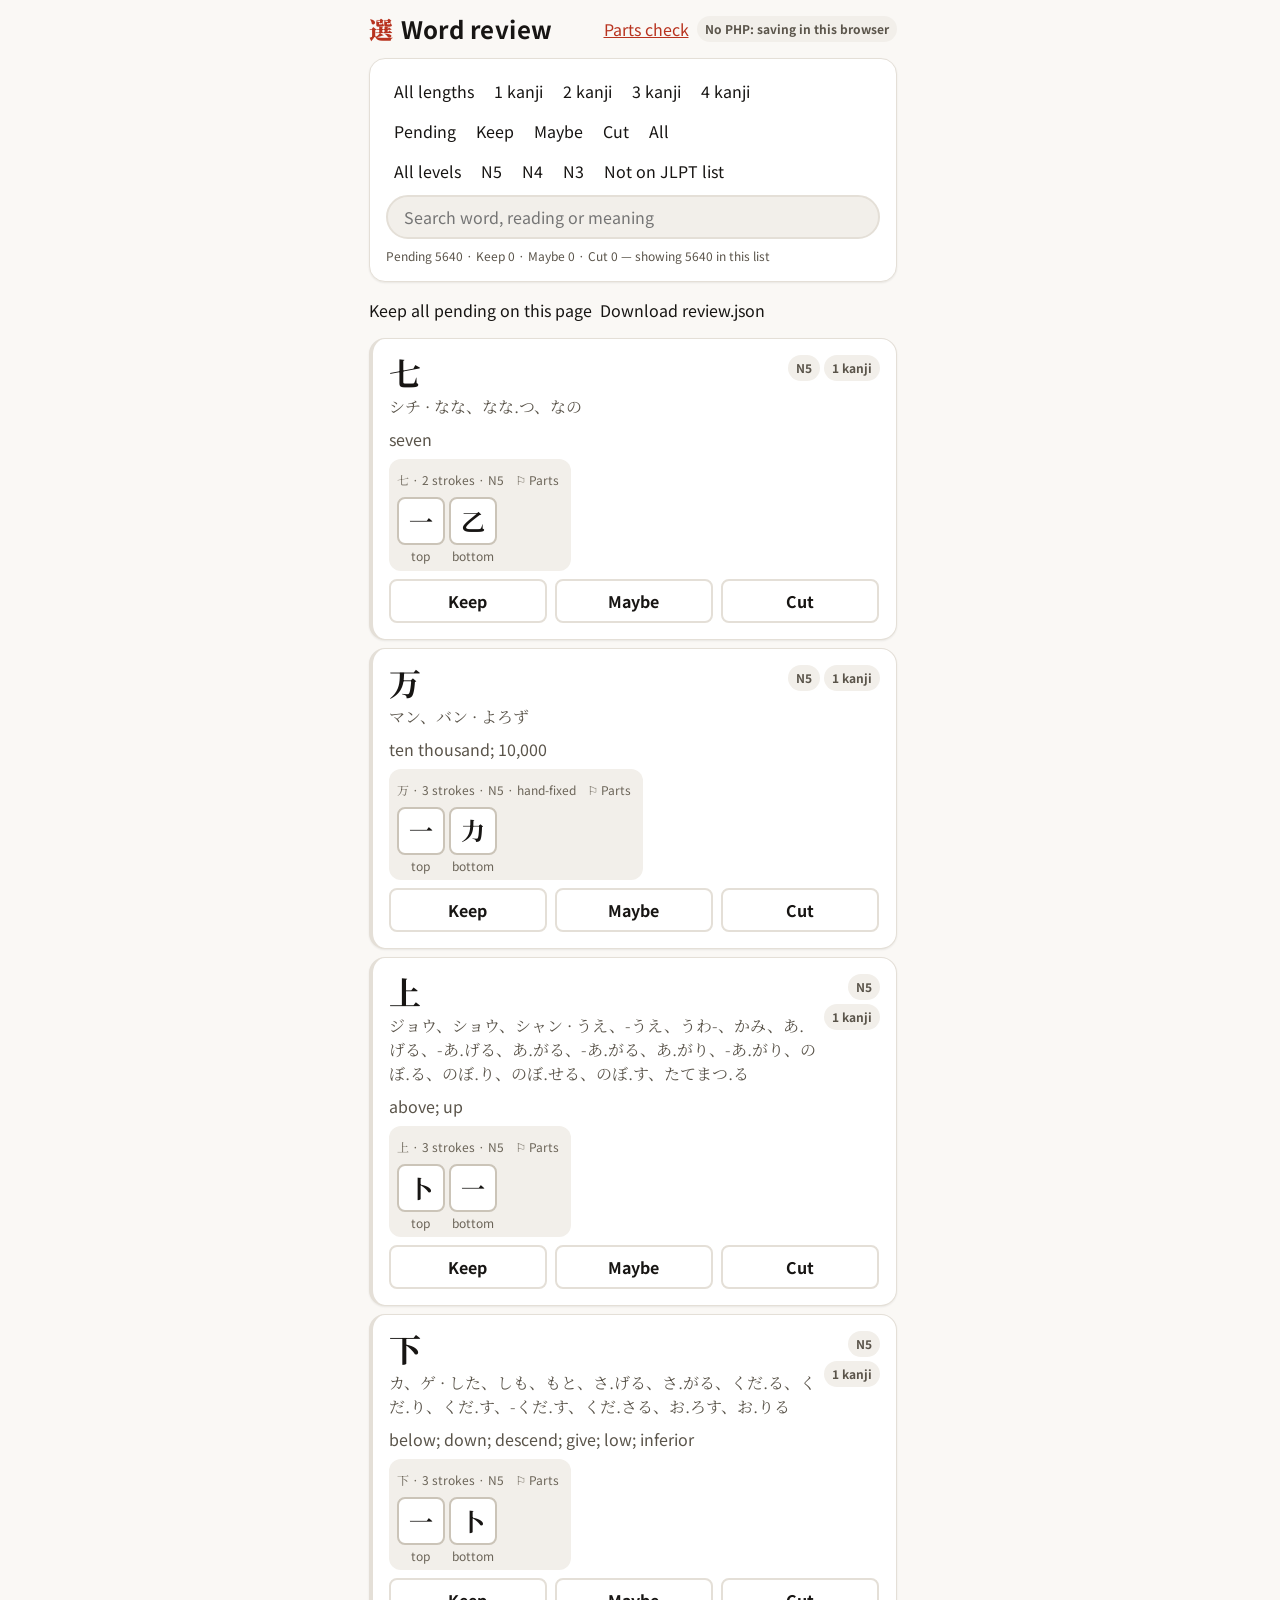
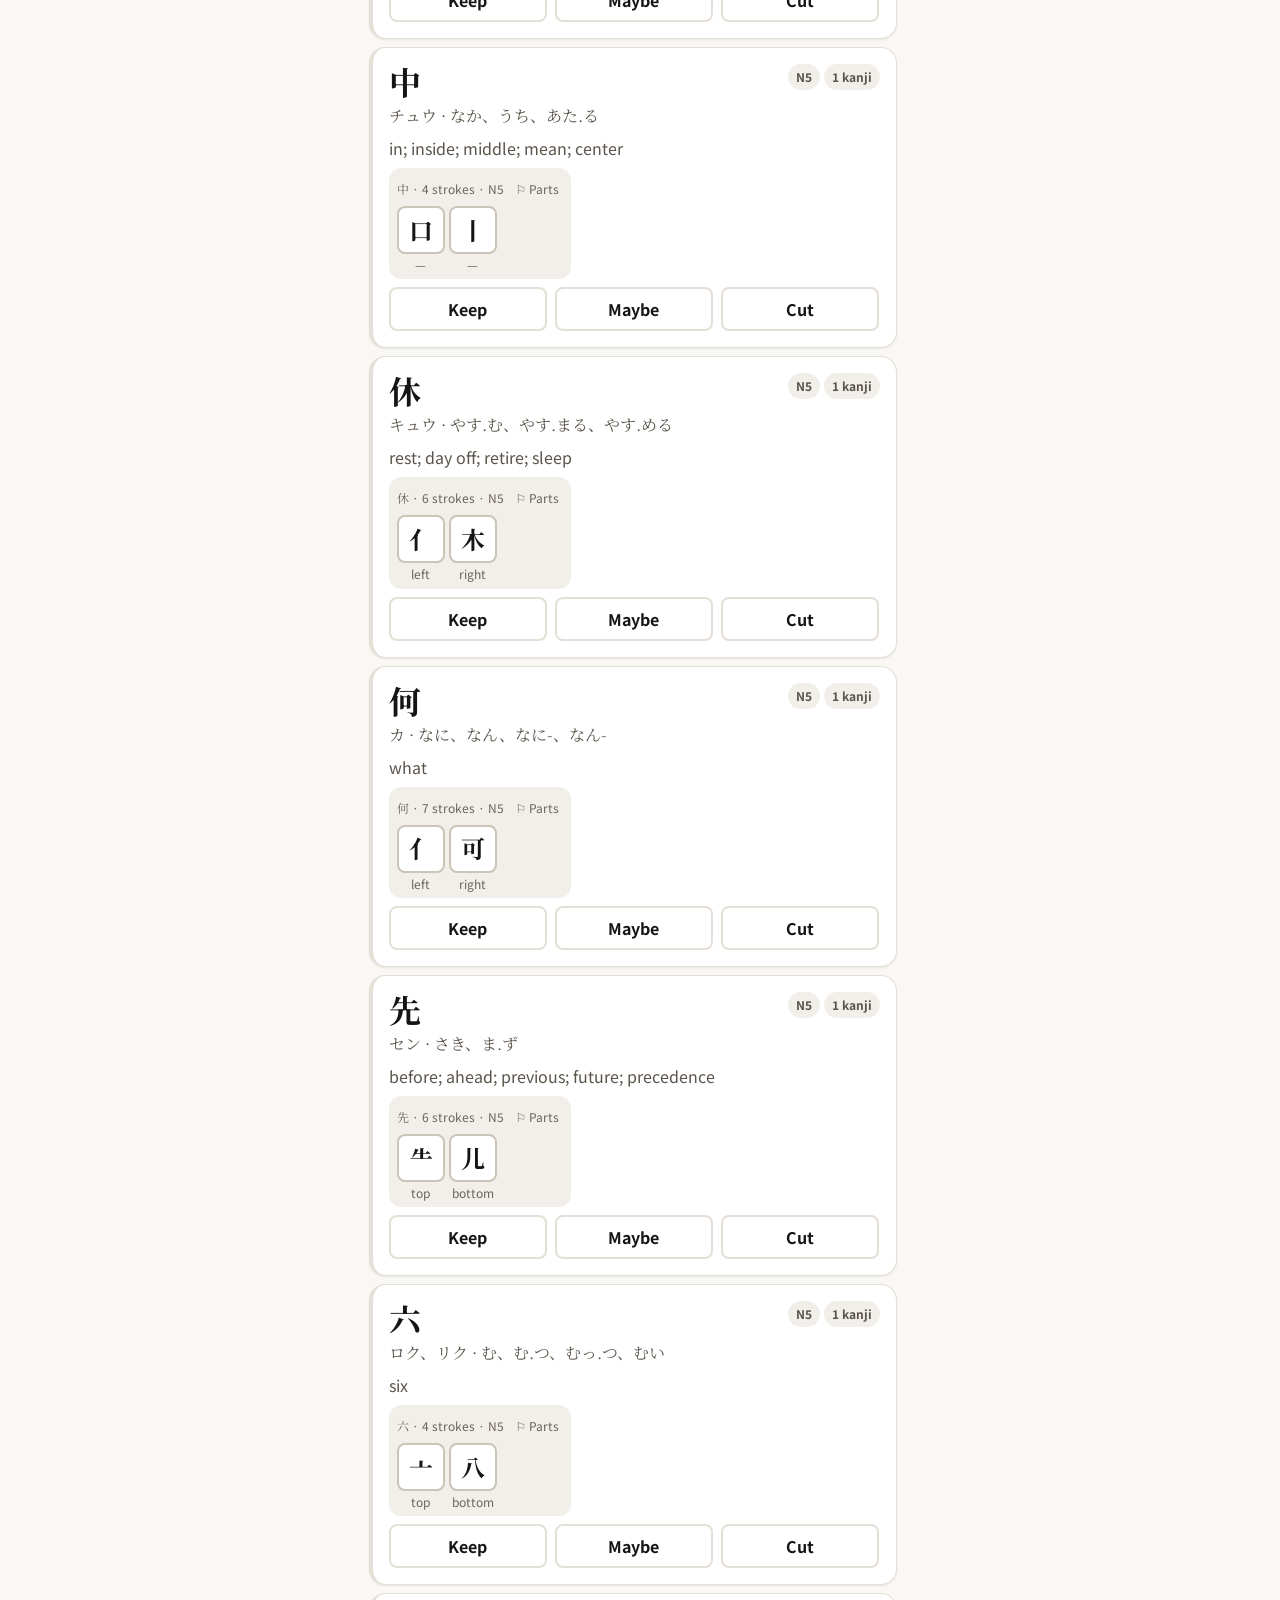
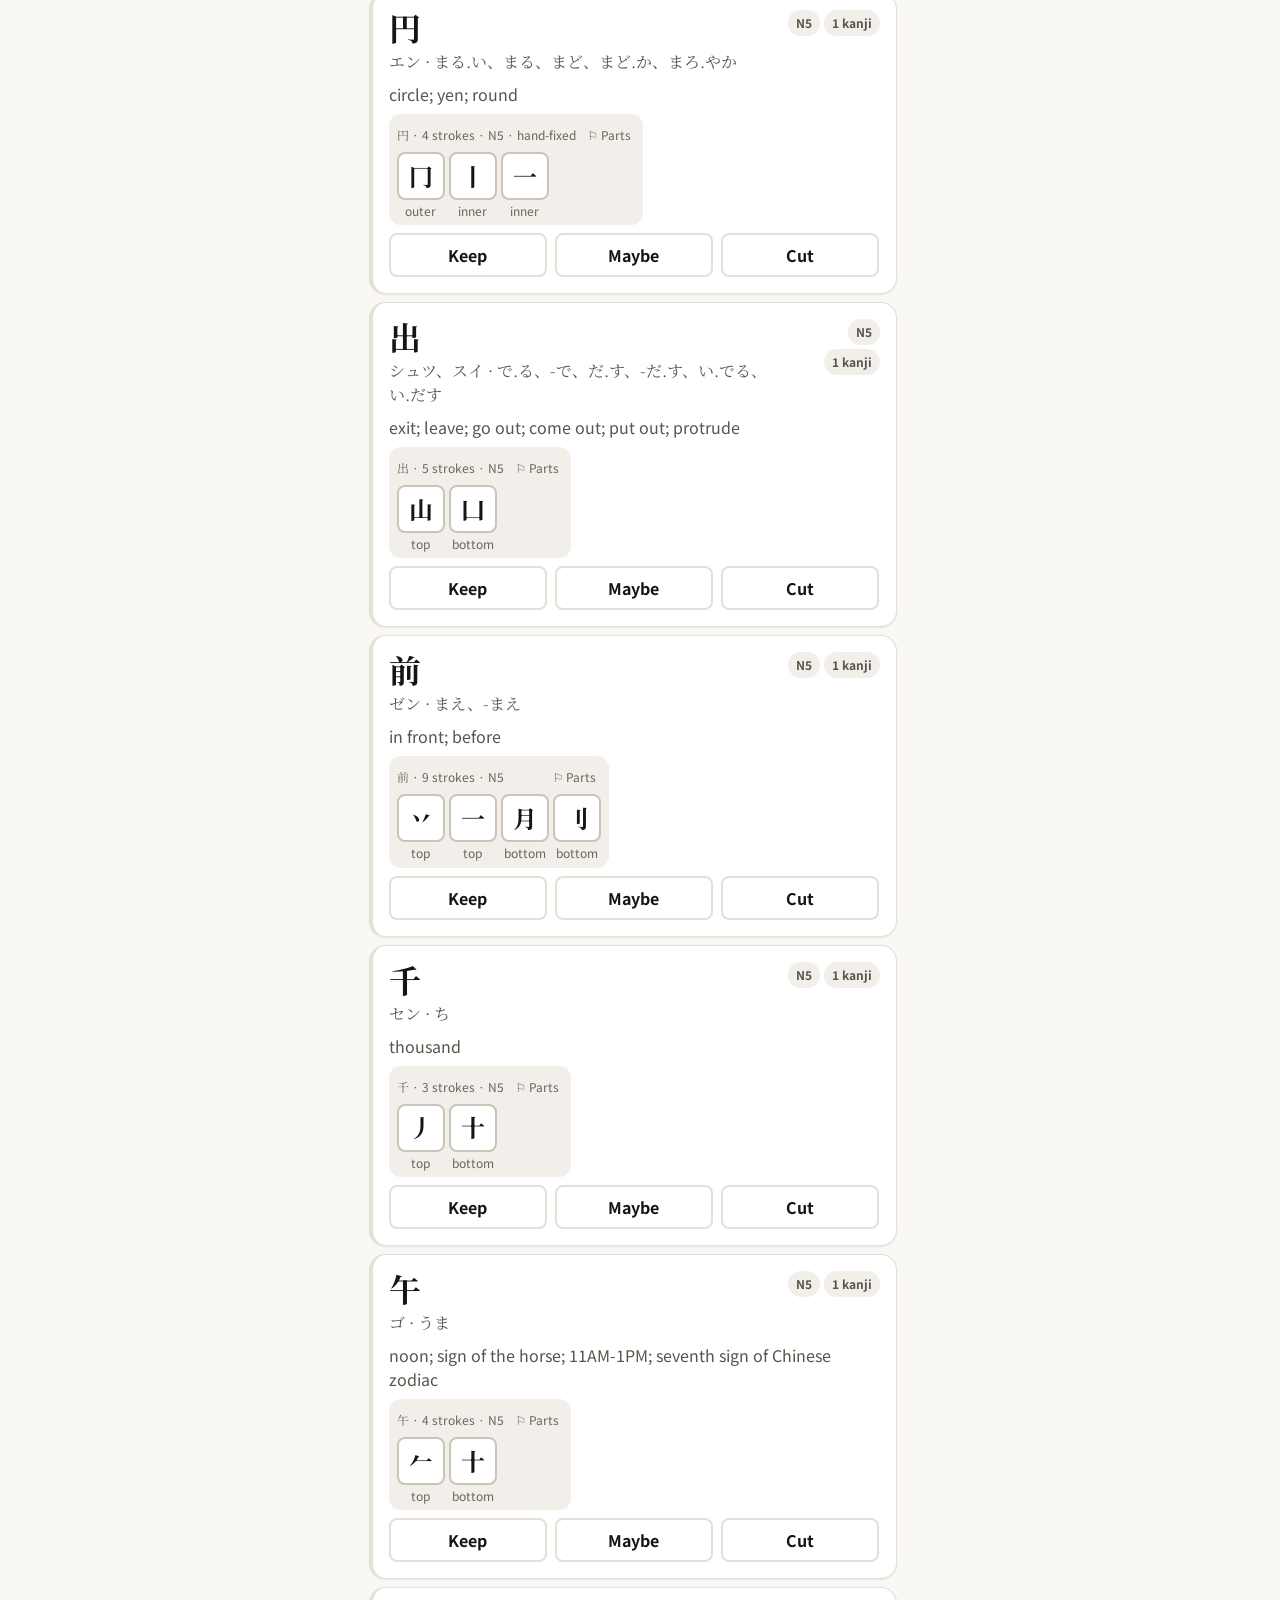
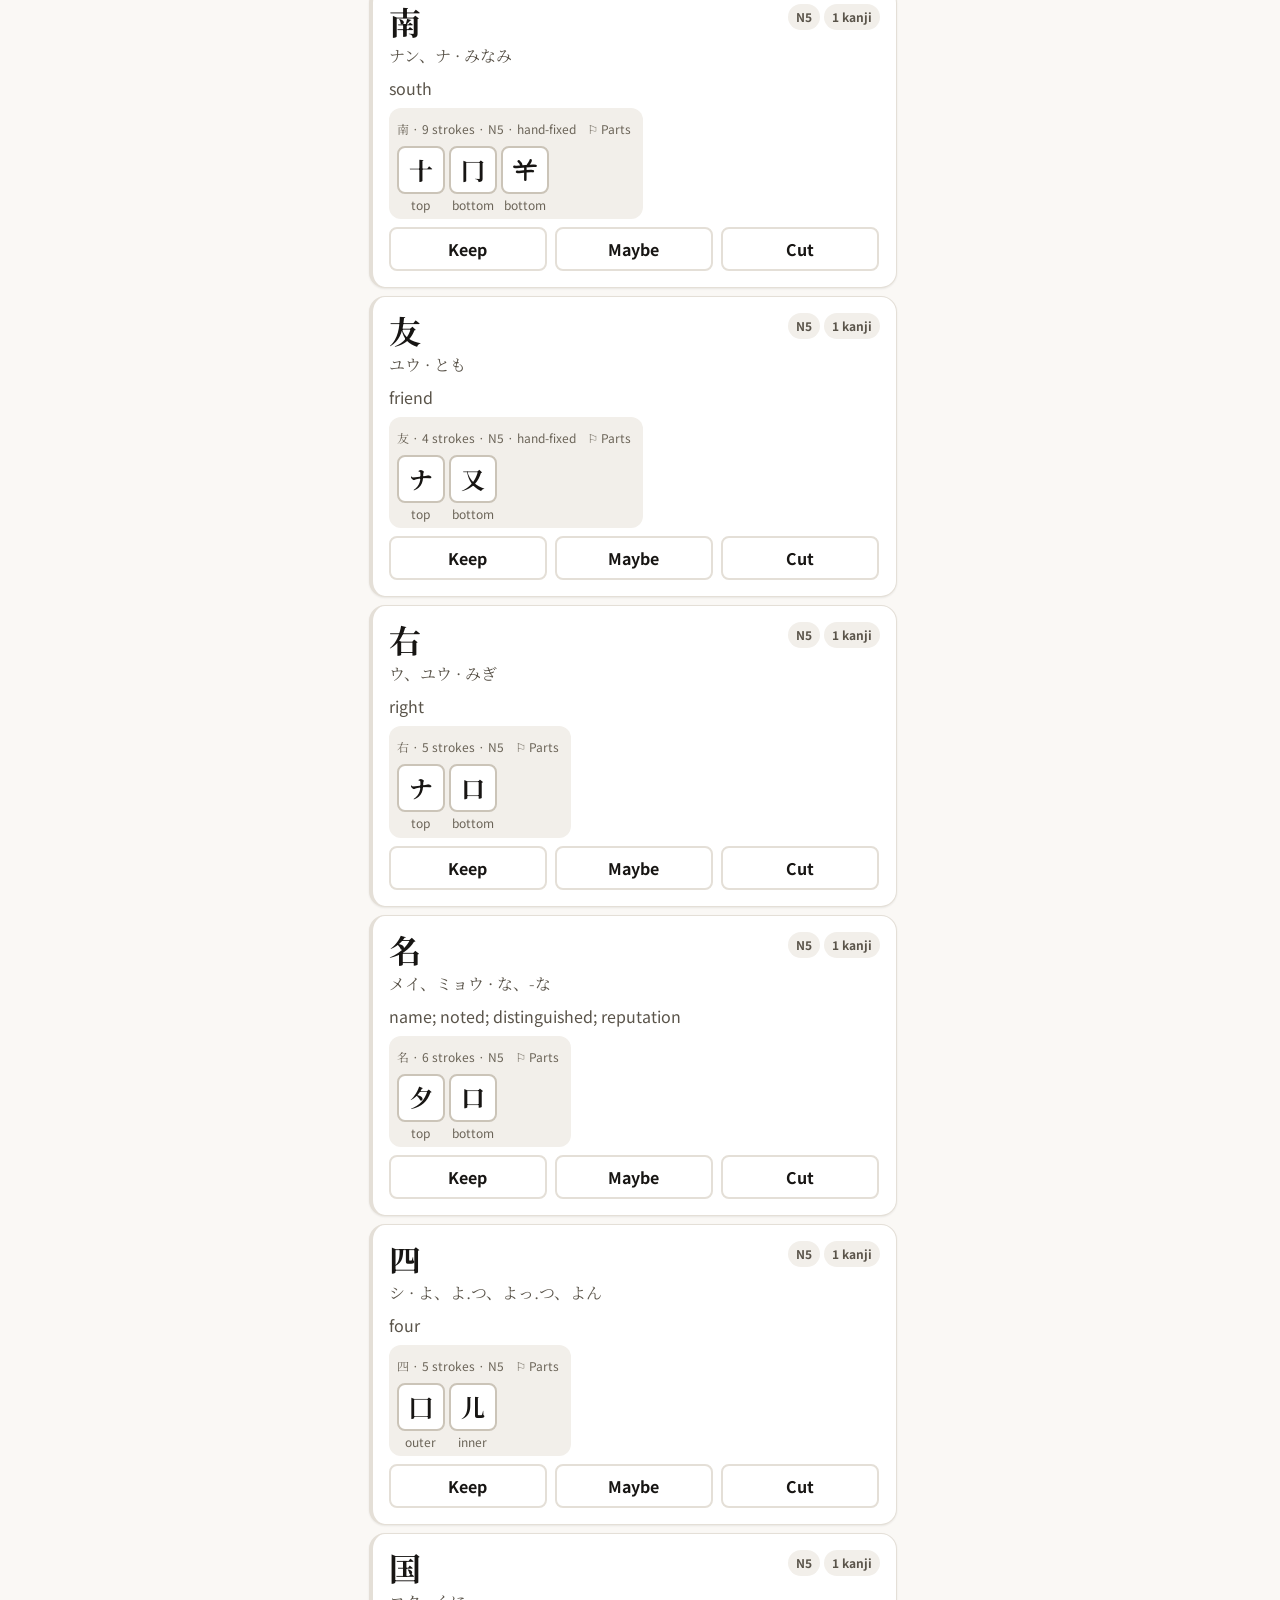
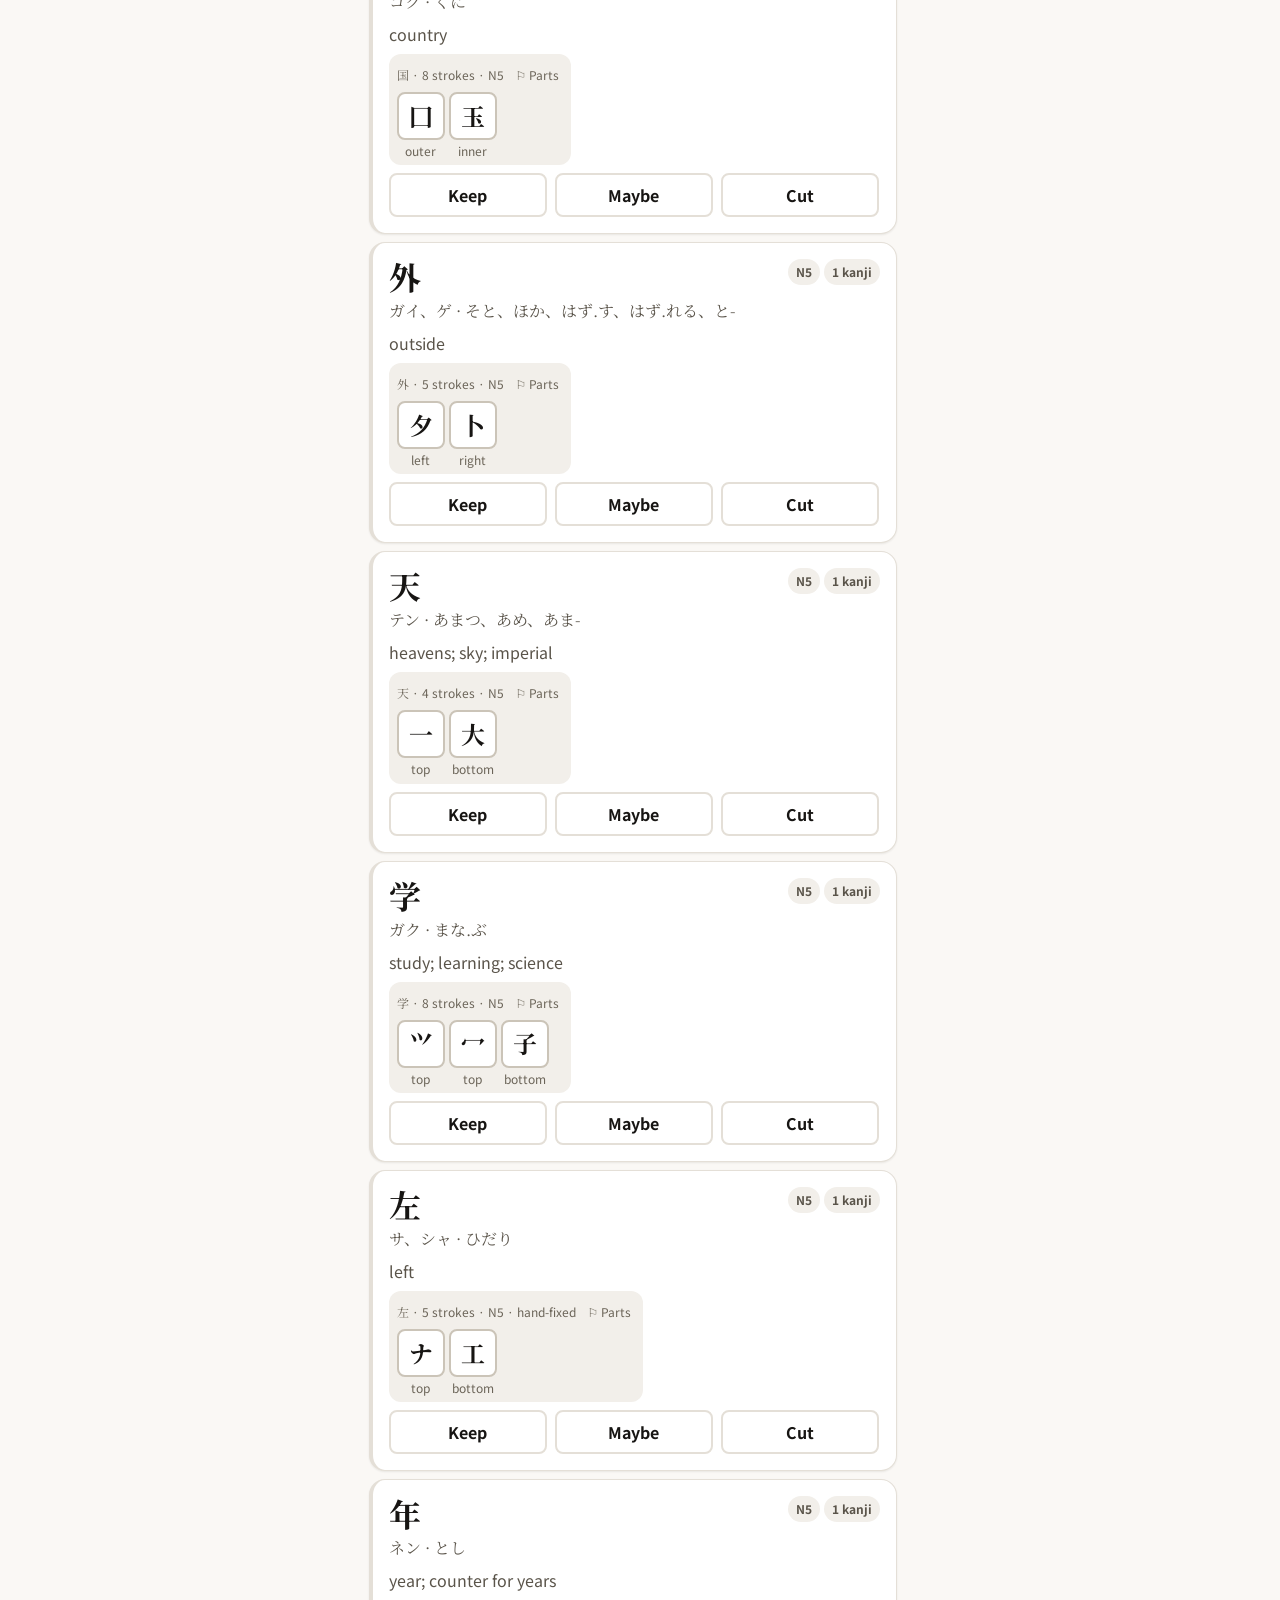
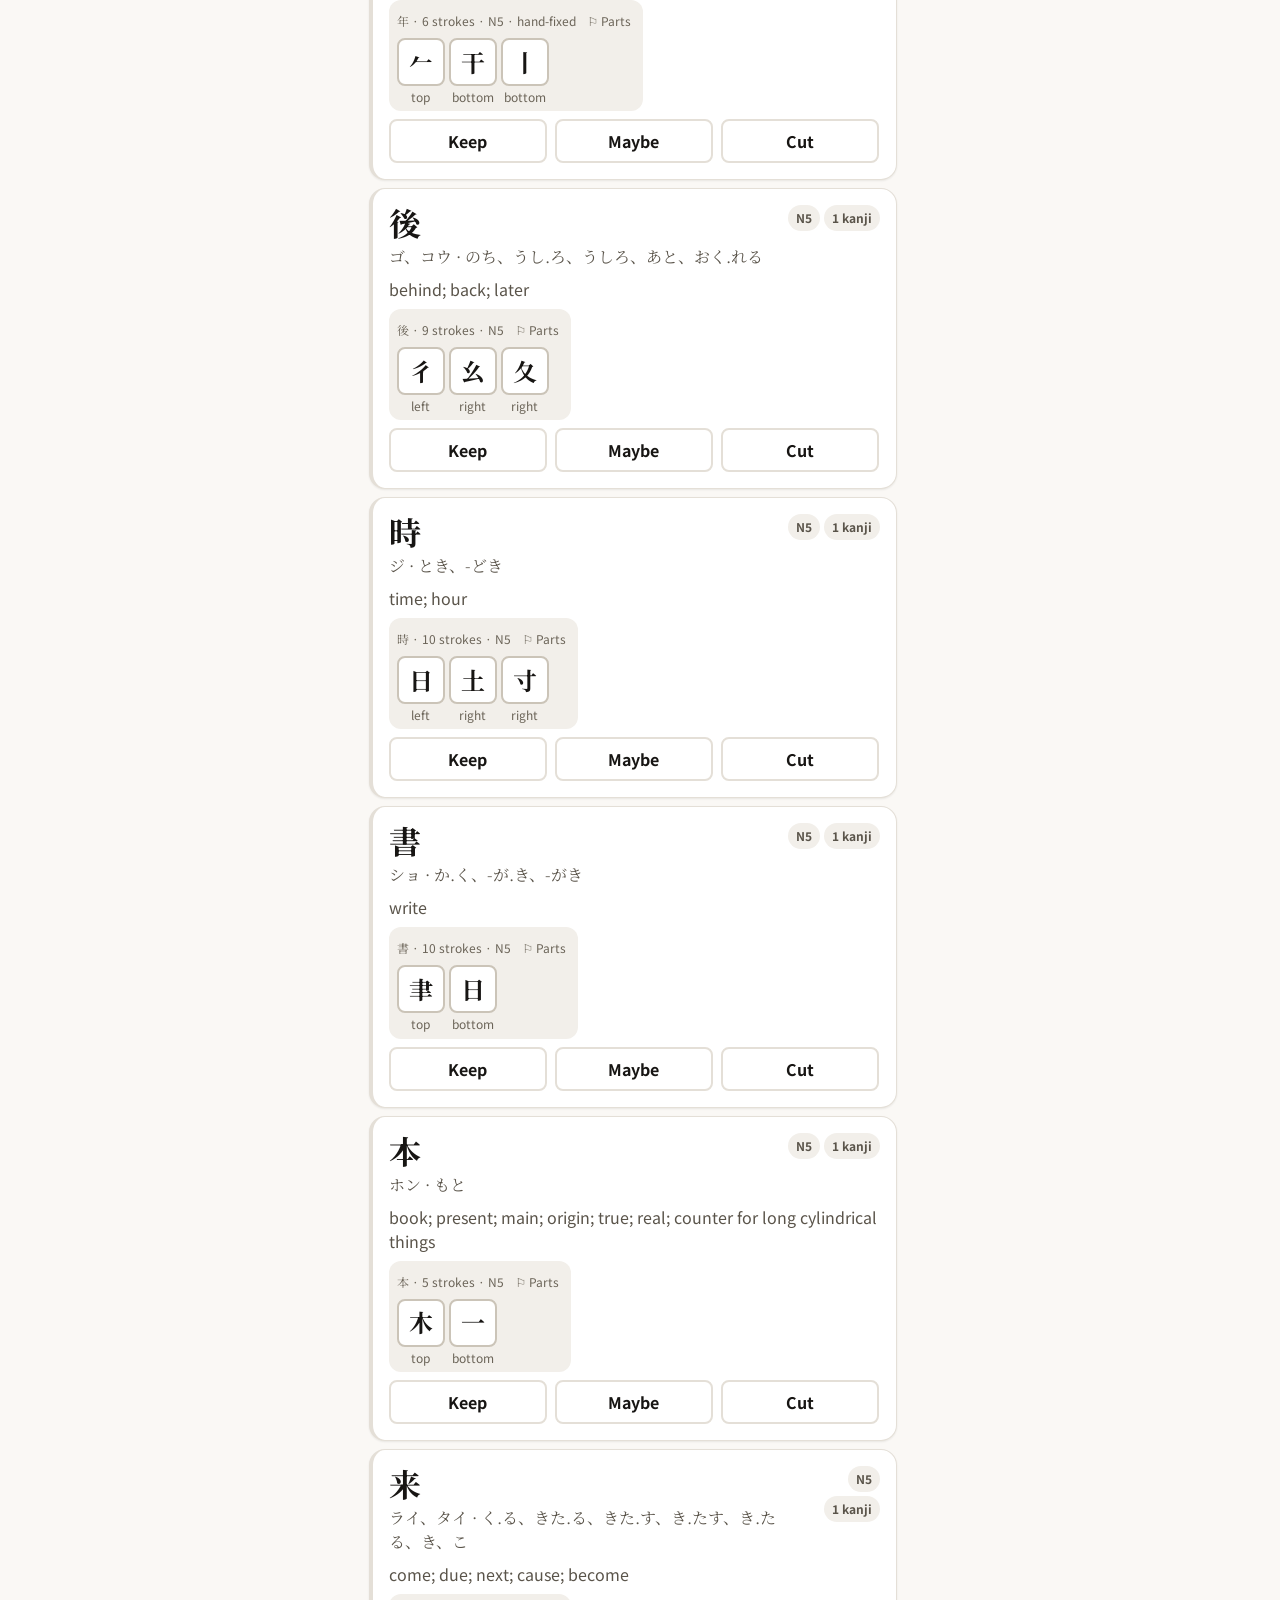
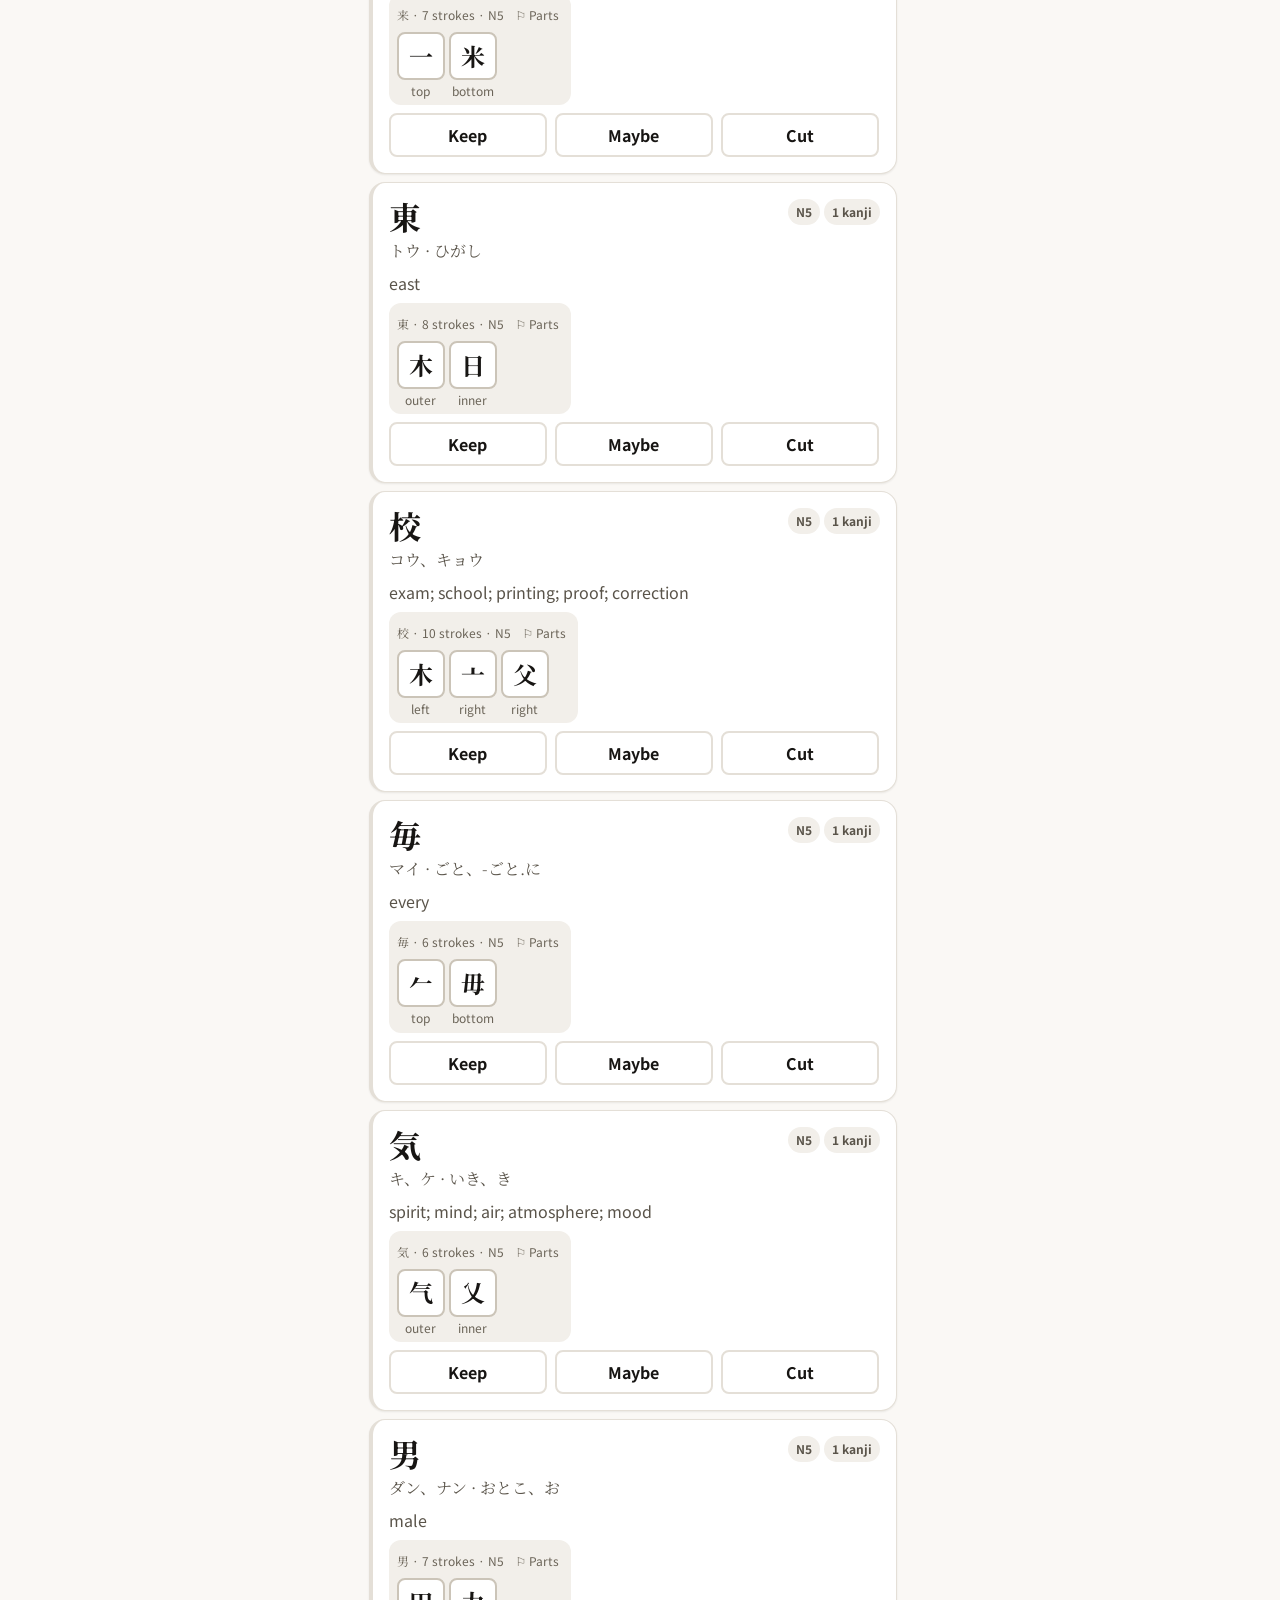
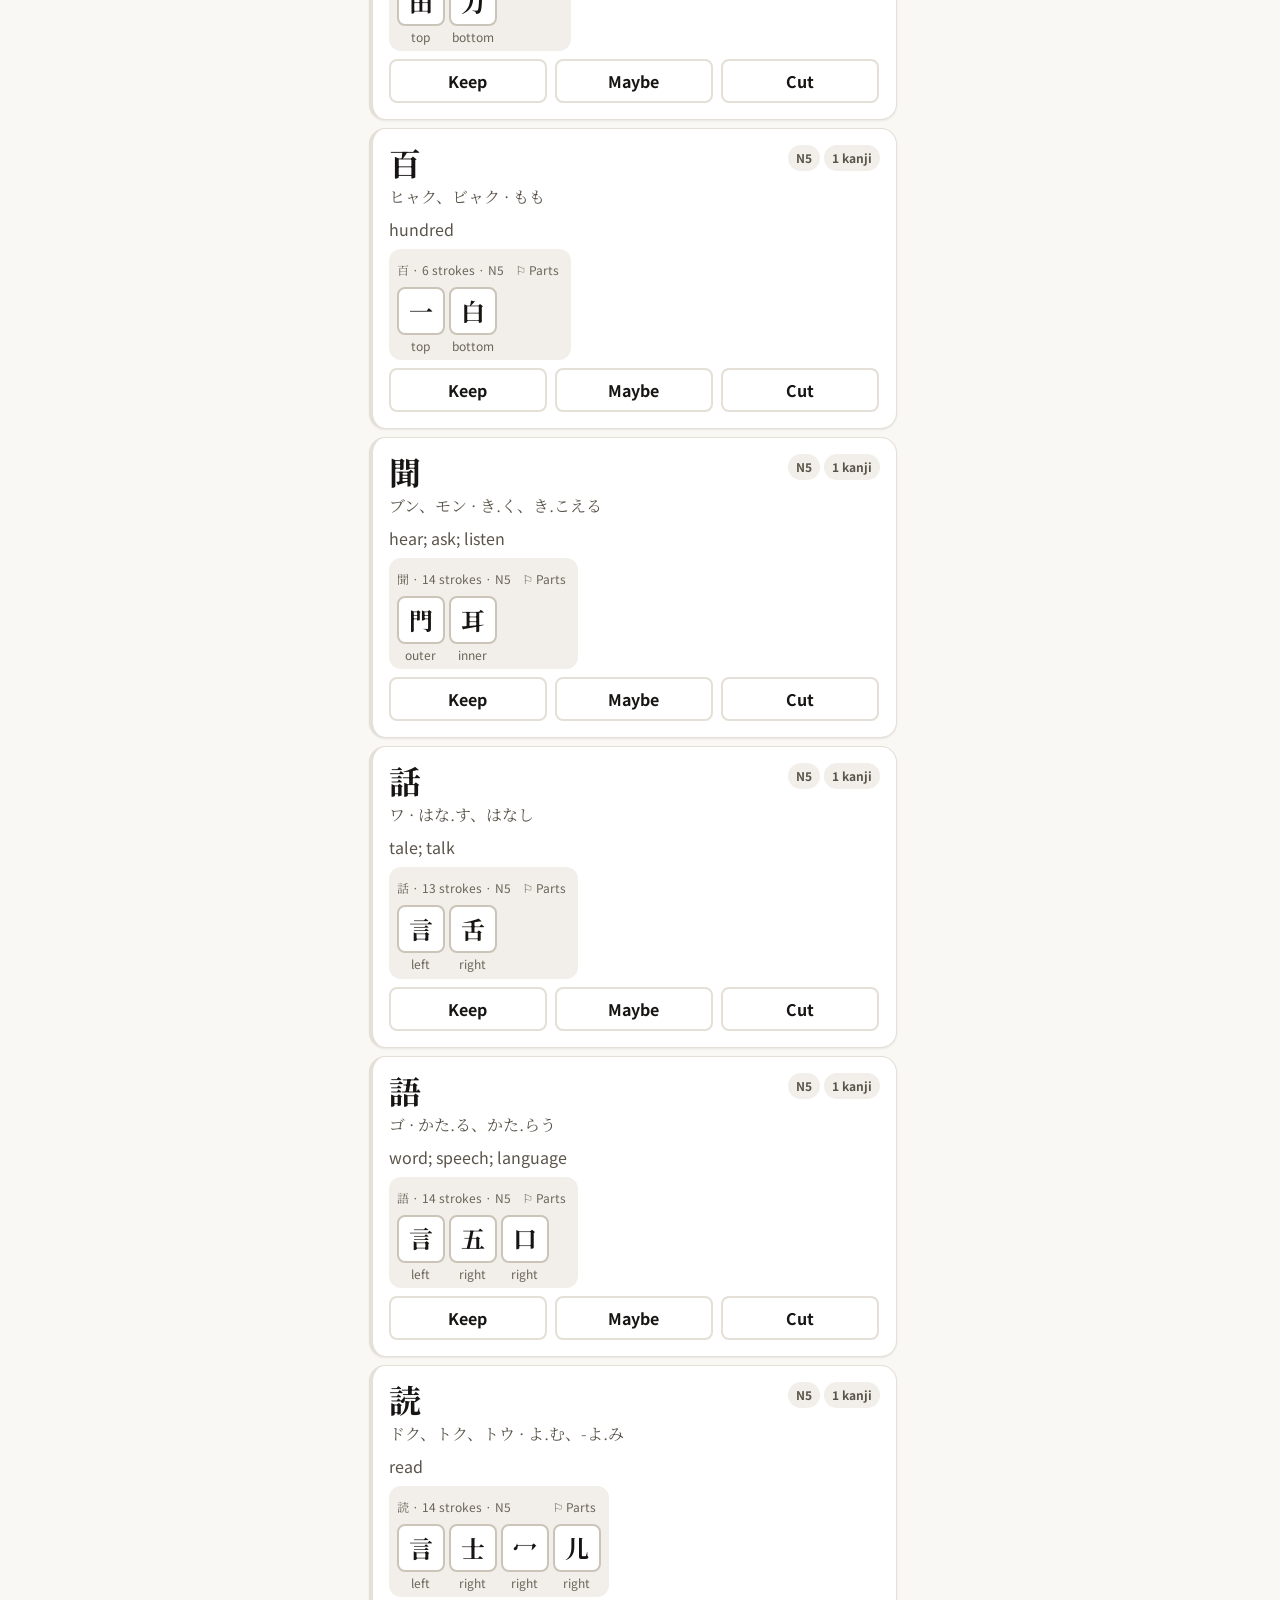
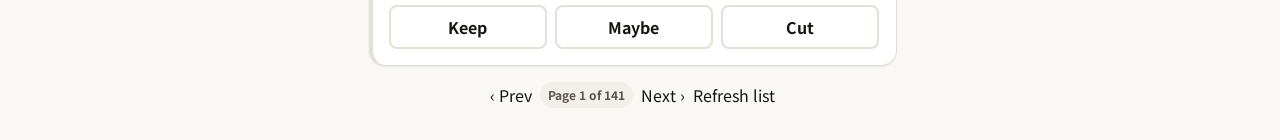
<file: review/index.html>
<!DOCTYPE html>
<html lang="en">
<head>
  <meta charset="utf-8">
  <meta name="viewport" content="width=device-width, initial-scale=1, viewport-fit=cover">
  <title>Word review · Kanjiru</title>
  <meta name="robots" content="noindex">
  <link rel="icon" type="image/svg+xml" href="../favicon.svg">
  <script src="../tokens.js"></script>
  <link rel="preconnect" href="https://fonts.googleapis.com">
  <link rel="preconnect" href="https://fonts.gstatic.com" crossorigin>
  <link href="https://fonts.googleapis.com/css2?family=Noto+Sans+JP:wght@400;500;700&family=Noto+Serif+JP:wght@700;900&display=swap" rel="stylesheet">
  <link rel="stylesheet" href="../styles.css">
  <link rel="stylesheet" href="review.css">
</head>
<body>
  <header class="app-header">
    <h1 class="brand">
      <span class="brand-kanji" lang="ja">選</span>
      <span class="brand-name">Word review</span>
    </h1>
    <div class="header-actions">
      <a class="chip" href="parts.html">Parts check</a>
      <span class="pill" id="save-status">Loading…</span>
    </div>
  </header>

  <main class="app-main review-main">
    <section class="card review-controls" aria-label="Filters">
      <div class="filter-group" id="filter-length" role="group" aria-label="Length"></div>
      <div class="filter-group" id="filter-status" role="group" aria-label="Status"></div>
      <div class="filter-group" id="filter-level" role="group" aria-label="JLPT level"></div>
      <input class="review-search" id="search" type="search" placeholder="Search word, reading or meaning" autocomplete="off">
      <p class="review-counts" id="counts"></p>
    </section>

    <div class="review-bulk">
      <button class="chip" type="button" id="bulk-keep">Keep all pending on this page</button>
      <button class="chip" type="button" id="download">Download review.json</button>
    </div>

    <ol class="review-list" id="list"></ol>

    <nav class="review-pager" id="pager" aria-label="Pages"></nav>
  </main>

  <script type="module" src="review.js"></script>
</body>
</html>
</file>
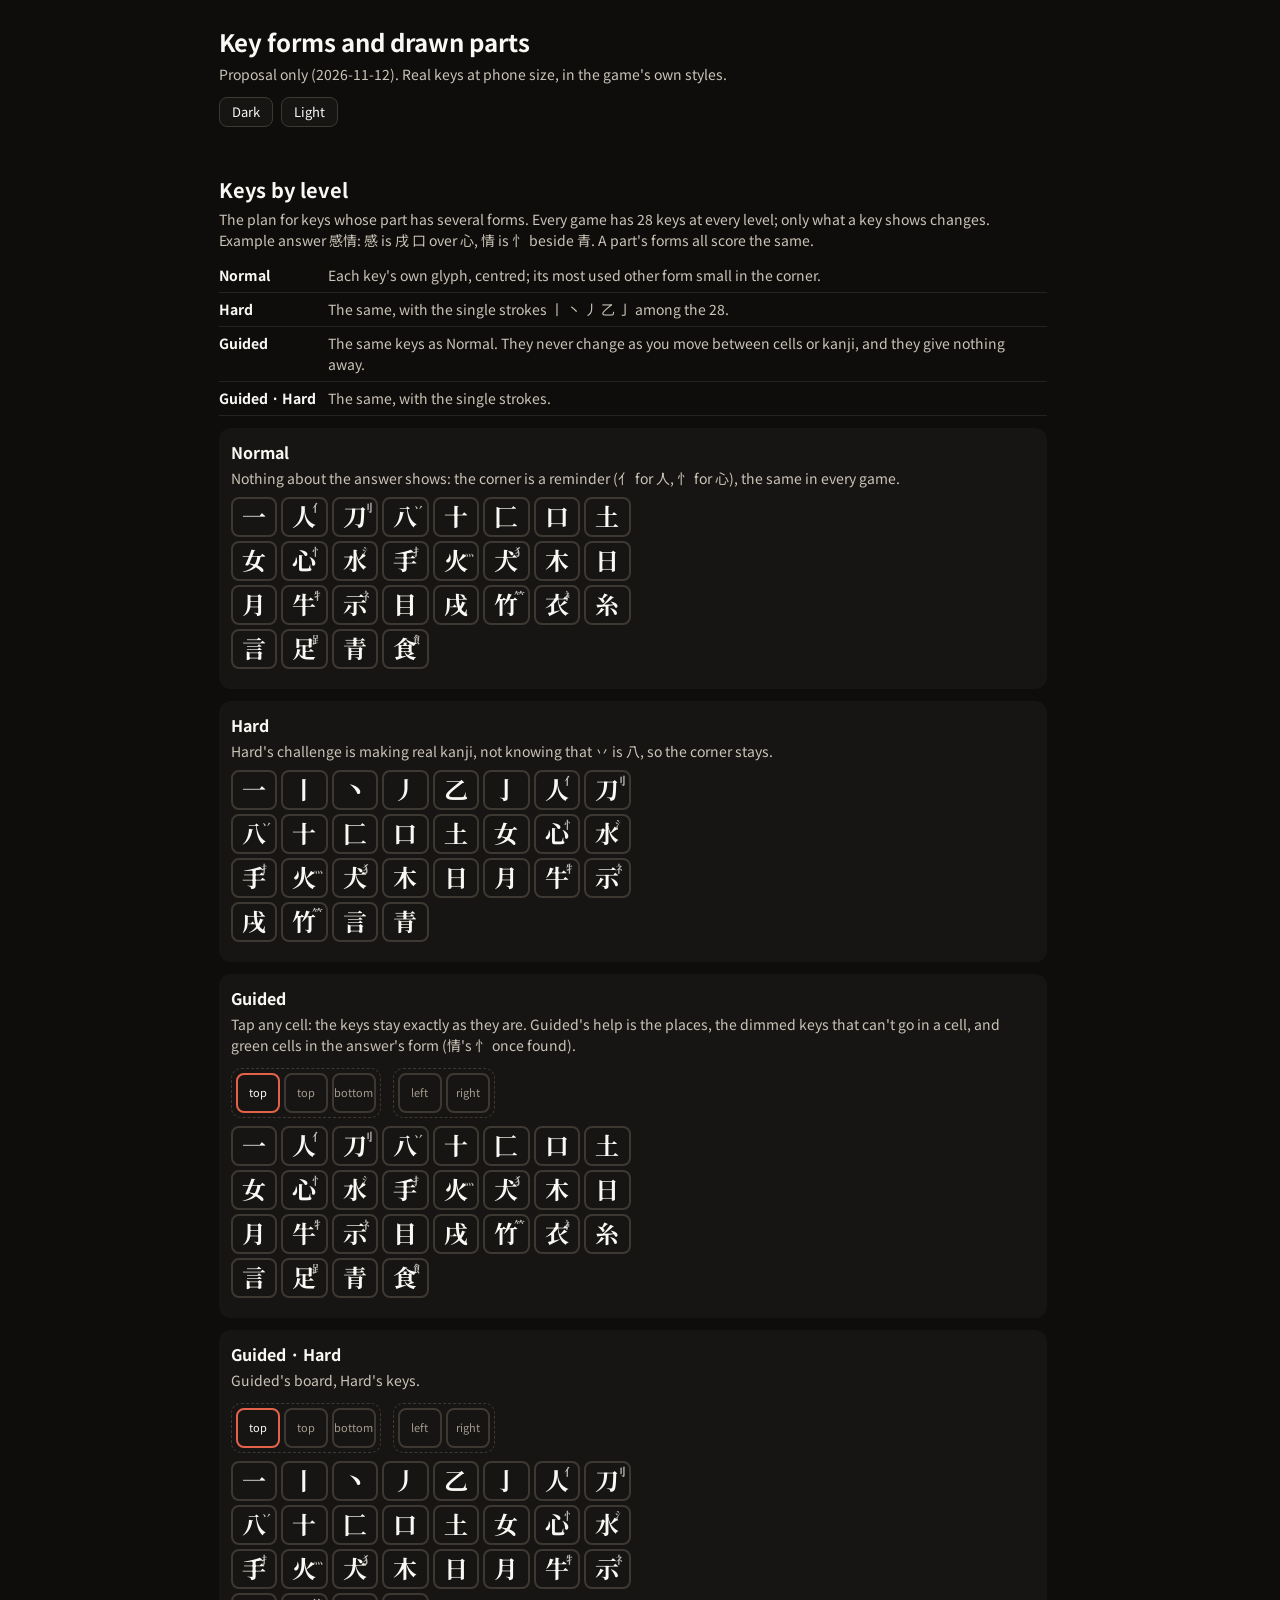
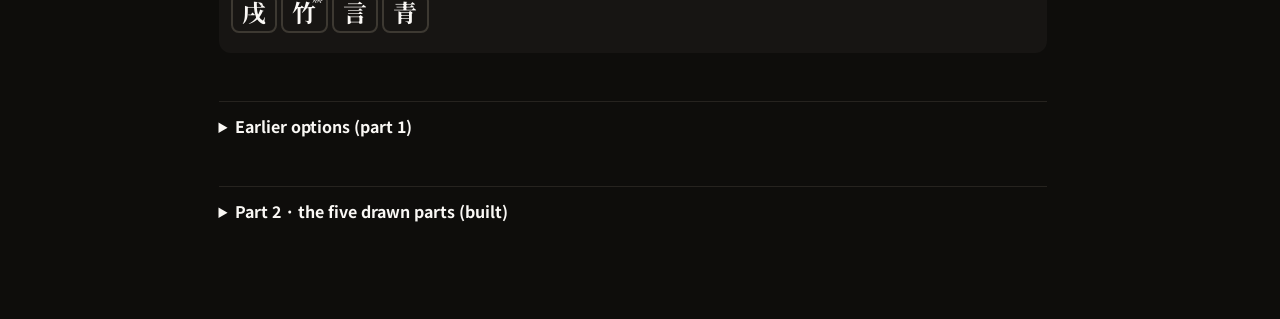
<file: review/glyph-forms.html>
<!DOCTYPE html>
<html lang="en">
<head>
  <meta charset="utf-8">
  <meta name="viewport" content="width=device-width, initial-scale=1">
  <title>Key forms · Kanjiru</title>
  <!-- Dev-only proposal: keys with several forms, and the drawn part glyphs
       next to Noto Serif JP. Uses the game's tokens and styles. -->
  <script src="../tokens.js"></script>
  <link rel="preconnect" href="https://fonts.googleapis.com" crossorigin>
  <link rel="preconnect" href="https://fonts.gstatic.com" crossorigin>
  <link href="https://fonts.googleapis.com/css2?family=Noto+Sans+JP:wght@400..700&family=Noto+Serif+JP:wght@700..900&display=swap" rel="stylesheet" crossorigin>
  <link rel="stylesheet" href="../styles.css">
  <style>
    body { background: var(--color-bg-page); color: var(--color-text-primary); font-family: var(--font-family-ui); margin: 0; }
    main { max-width: 860px; margin: 0 auto; padding: 24px 16px 96px; }
    h1 { font-size: 24px; margin: 0 0 4px; }
    h2 { font-size: 20px; margin: 48px 0 4px; }
    h3 { font-size: 16px; margin: 24px 0 8px; display: flex; gap: 8px; align-items: baseline; flex-wrap: wrap; }
    p, li { color: var(--color-text-secondary); line-height: 1.5; font-size: 14px; margin: 4px 0; }
    .tag { font-size: 12px; font-weight: 700; padding: 2px 8px; border-radius: 999px; background: var(--color-bg-raised); color: var(--color-text-secondary); }
    .tag.pick { background: var(--color-feedback-hit); color: var(--color-feedback-text); }
    .bar { display: flex; gap: 8px; margin: 12px 0 0; }
    .bar button { font: inherit; font-size: 13px; padding: 4px 12px; border-radius: 8px; border: 1px solid var(--color-border-default); background: var(--color-bg-surface); color: var(--color-text-primary); cursor: pointer; }

    /* A phone keyboard row: keys as the game draws them (40 px, 24 px glyphs). */
    .kb { display: grid; grid-template-columns: repeat(7, minmax(0, 48px)); gap: 4px; margin: 8px 0; }
      .kb .palette-tile, .nb .tile { width: auto; min-width: 0; height: 40px; font-size: 24px; }

    /* Proposal C: one other form, in a slot of its own. */
    .c-key .c-main { transform: translate(-4px, 3px); display: inline-flex; }
    .c-key .c-alt { position: absolute; top: 2px; right: 4px; font-size: 12px; line-height: 1; opacity: 0.72; font-weight: 700; }
    /* C2: the same, but the main glyph never moves. */
    .c2-alt { position: absolute; top: 3px; right: 3px; font-size: 11px; line-height: 1; opacity: 0.72; font-weight: 700; }
    /* Proposal D: one glyph, the forms on a long press. */
    .peek-wrap { position: relative; padding-top: 52px; }
    .peek { position: absolute; top: 0; left: 0; display: flex; gap: 10px; align-items: center; padding: 6px 12px; border-radius: 10px;
      background: var(--color-bg-raised); border: 2px solid var(--color-border-strong); font-family: var(--font-family-kanji); font-weight: 700; font-size: 24px; }
    .peek small { font-family: var(--font-family-ui); font-size: 12px; font-weight: 400; color: var(--color-text-muted); }

    /* Part 2 */
    .row { display: grid; grid-template-columns: repeat(auto-fill, minmax(150px, 1fr)); gap: 12px; margin: 8px 0 4px; }
    .cell { background: var(--color-bg-surface); border-radius: 12px; padding: 12px; display: flex; flex-direction: column; align-items: center; gap: 8px; }
    .cell .lbl { font-size: 12px; color: var(--color-text-muted); text-align: center; }
    .big { font-family: var(--font-family-kanji); font-weight: 700; font-size: 96px; line-height: 1; color: var(--color-tile-text); display: inline-flex; }
    .big svg { width: 1em; height: 1em; }
    .nb { display: flex; flex-wrap: wrap; justify-content: center; gap: 4px; }
    .nb .tile { width: 44px; }
    .outline { width: 1em; height: 1em; overflow: visible; }
    .outline path { fill: currentColor; }
    .host .rest { fill: currentColor; opacity: 0.22; }
    .host .part { fill: var(--color-feedback-hit); }
    .tiny { display: flex; gap: 12px; align-items: center; }
    .note { font-size: 12px; color: var(--color-text-muted); }
    table { border-collapse: collapse; font-size: 14px; margin: 8px 0; }
    td, th { border-bottom: 1px solid var(--color-border-subtle); padding: 6px 12px 6px 0; text-align: left; vertical-align: top; color: var(--color-text-secondary); }
    th { color: var(--color-text-primary); }
    /* The by-level examples */
    .lv { background: var(--color-bg-surface); border-radius: 12px; padding: 12px; margin: 12px 0; }
    .lv h3 { margin: 0 0 4px; }
    .lv .kb { grid-template-columns: repeat(8, minmax(0, 1fr)); max-width: 400px; }
    .lv .kb .palette-tile { width: auto; }
    .board { display: flex; gap: 12px; margin: 12px 0 4px; flex-wrap: wrap; }
    .kanji-cells { display: flex; gap: 4px; padding: 4px; border-radius: 10px; border: 1px dashed var(--color-border-default); }
    .cell-btn { width: 44px; height: 40px; border-radius: 8px; border: 2px solid var(--color-tile-border); background: var(--color-tile-bg);
      color: var(--color-text-muted); font: inherit; font-size: 11px; cursor: pointer; padding: 0; }
    .cell-btn[aria-pressed="true"] { border-color: var(--color-border-focus); color: var(--color-text-primary); }
    .kb .palette-tile.is-new > * { animation: glyph-in 100ms ease-out; }
    @keyframes glyph-in { from { opacity: 0; } }
    @media (prefers-reduced-motion: reduce) { .kb .palette-tile.is-new > * { animation: none; } }
    .summary td:first-child { font-weight: 700; color: var(--color-text-primary); white-space: nowrap; }
    details.earlier { margin-top: 48px; border-top: 1px solid var(--color-border-subtle); padding-top: 12px; }
    details.earlier > summary { cursor: pointer; font-weight: 700; font-size: 16px; }
    details.gone { margin-top: 40px; border-top: 1px solid var(--color-border-subtle); padding-top: 12px; }
    details.gone summary { cursor: pointer; color: var(--color-text-muted); font-size: 14px; }
    td.k { font-family: var(--font-family-kanji); font-weight: 700; font-size: 20px; color: var(--color-text-primary); }
  </style>
</head>
<body>
<main>
  <h1>Key forms and drawn parts</h1>
  <p>Proposal only (2026-11-12). Real keys at phone size, in the game's own styles.</p>
  <div class="bar"><button type="button" data-s="dark">Dark</button><button type="button" data-s="light">Light</button></div>

  <h2>Keys by level</h2>
  <p>The plan for keys whose part has several forms. Every game has 28 keys at every level; only what a key shows changes. Example answer 感情: 感 is 戌 口 over 心, 情 is 忄 beside 青. A part's forms all score the same.</p>
  <table class="summary">
    <tr><td>Normal</td><td>Each key's own glyph, centred; its most used other form small in the corner.</td></tr>
    <tr><td>Hard</td><td>The same, with the single strokes 丨 丶 丿 乙 亅 among the 28.</td></tr>
    <tr><td>Guided</td><td>The same keys as Normal. They never change as you move between cells or kanji, and they give nothing away.</td></tr>
    <tr><td>Guided · Hard</td><td>The same, with the single strokes.</td></tr>
  </table>

  <div class="lv">
    <h3>Normal</h3>
    <p>Nothing about the answer shows: the corner is a reminder (亻 for 人, 忄 for 心), the same in every game.</p>
    <div class="kb" id="ex-normal"></div>
  </div>

  <div class="lv">
    <h3>Hard</h3>
    <p>Hard's challenge is making real kanji, not knowing that 丷 is 八, so the corner stays.</p>
    <div class="kb" id="ex-hard"></div>
  </div>

  <div class="lv" data-level="guided">
    <h3>Guided</h3>
    <p>Tap any cell: the keys stay exactly as they are. Guided's help is the places, the dimmed keys that can't go in a cell, and green cells in the answer's form (情's 忄 once found).</p>
    <div class="board"></div>
    <div class="kb" id="ex-guided"></div>
  </div>

  <div class="lv" data-level="guided-hard">
    <h3>Guided · Hard</h3>
    <p>Guided's board, Hard's keys.</p>
    <div class="board"></div>
    <div class="kb" id="ex-guided-hard"></div>
  </div>

  <details class="earlier">
  <summary>Earlier options (part 1)</summary>
  <h2>1 · Keys with several forms</h2>
  <p>Scoring is by tile at every level: 忄 typed as 心 scores the same. So a key's forms are only a reminder, never a choice.</p>

  <h3>Now <span class="tag">up to two forms in the corner</span></h3>
  <div class="kb" id="now"></div>
  <p>Two forms crowd the main glyph and 匸 reads as a small 工. (The 龵 blob is fixed: part 2.)</p>

  <h3>C2 · One other form, nothing moves</h3>
  <div class="kb" id="one2"></div>
  <p>Every main glyph stays centred and the same size; only the most used other form, if it looks different and is in 5+ kanji, sits small in the corner.</p>

  <h3>A2 · Split, but only the answer's forms <span class="tag">answer 情報</span></h3>
  <div class="kb" id="split2"></div>
  <p>One extra key, 忄, and only because the answer has it: the board size itself gives the part and its place away.</p>

  <h3>A3 · The key takes the answer's form <span class="tag">answer 情報</span></h3>
  <div class="kb" id="swap"></div>
  <p>Same size board, but decoys always show their usual form, so any unusual form means "in the answer".</p>

  <h3>D · One glyph; hold a key to see its forms</h3>
  <div class="peek-wrap">
    <div class="peek"><span>心</span><span>忄</span><span>⺗</span><small>one key</small></div>
    <div class="kb" id="plain"></div>
  </div>
  <p>Cleanest, but 扌 and 氵 are hidden until a player thinks to hold. The hold could come with any option.</p>

  <h2>1b · By level</h2>
  <p>Guided already shows each cell's place, so its keys can take the form that fits the selected cell without giving anything away: every key changes, answer or decoy.</p>

  <h3>Normal <span class="tag">C2</span></h3>
  <div class="kb" id="lv-normal"></div>

  <h3>Guided <span class="tag">selected cell on the left</span></h3>
  <div class="kb" id="lv-left"></div>
  <h3>Guided <span class="tag">selected cell at the bottom</span></h3>
  <div class="kb" id="lv-bottom"></div>
  <p>The form most kanji have in that place (70%+ of them), else the key's own; no corner. Tapping another cell changes the keys.</p>

  <h3>Hard <span class="tag">D: no reminder</span></h3>
  <div class="kb" id="lv-hard"></div>
  <p>A guess must make real kanji, so a Hard player knows 扌 is 手. Guided · Hard would take Guided's place forms.</p>

  <h3>What C2 shows on each multi-form key</h3>
  <table id="ctable"><tr><th>Key</th><th>Corner</th><th>Dropped</th></tr></table>

  <details class="gone">
    <summary>Set aside: A, B, C</summary>
    <h3>A · Split each form into its own key</h3>
    <div class="kb" id="split"></div>
    <p>6 keys become 16: about 10 more on a 28-key board. Siblings share one colour, so a green 忄 also lights 心 and ⺗.</p>
    <h3>B · Show only the forms the answer uses <span class="tag">answer 情報</span></h3>
    <div class="kb" id="answer"></div>
    <p>Leaks: the 心 key showing 忄 says "a 心 on the left is in the answer".</p>
    <h3>C · One other form, the main glyph steps aside</h3>
    <div class="kb" id="one"></div>
    <p>Keys with a corner form look different from keys without.</p>
  </details>

  </details>

  <details class="earlier">
  <summary>Part 2 · the five drawn parts (built)</summary>
  <h2>2 · The five drawn parts <span class="tag pick">built</span></h2>
  <p>Noto lacks 龵 龶 㐄 业 𢆉, so they're drawn from KanjiVG: centre lines, one even round-capped stroke, the same 2.5 px whatever the size, cropped to fill the box.</p>
  <p><b>Proposal:</b> cut each from Noto Serif JP itself, from a kanji that has it (the green strokes below), and fill it like text. Same weight (700), Mincho contrast, serifs, uroko and tapers; kept at its size in the host kanji and centred like the font's own parts. 㐄 is small in 降, so it's scaled 1.5× from a lighter weight (450) to keep the strokes as thick as the rest.</p>
  <div id="parts"></div>
  </details>
</main>
<script type="module">
  const DATA = {"place": {"爪": {"left": "爫", "top": "爫", "right": "爫", "whole": "爪", "bottom": "爫"}, "人": {"whole": "人", "left": "亻", "outer": "亻"}, "卩": {"right": "卩", "top": "㔾", "left": "卩"}, "犬": {"right": "犬", "bottom": "犬", "top": "犬", "whole": "犬", "left": "犭"}, "衣": {"right": "衣", "left": "衤", "outer": "衣", "bottom": "衣", "whole": "衣", "inner": "衣"}, "西": {"right": "覀", "top": "覀", "whole": "西", "inner": "覀"}, "毋": {"right": "毋", "left": "毋", "whole": "母", "bottom": "毋"}, "足": {"right": "足", "whole": "足", "left": "⻊", "bottom": "⻊"}, "羊": {"right": "羊", "top": "⺷", "whole": "羊", "inner": "羊"}, "心": {"right": "心", "top": "心", "whole": "心", "outer": "心", "bottom": "心", "left": "忄", "inner": "心"}, "八": {"whole": "八", "bottom": "八", "inner": "丷", "left": "八"}, "刀": {"whole": "刀", "bottom": "刀"}, "牛": {"left": "牜", "whole": "牛", "inner": "⺧"}, "水": {"left": "氵", "top": "氵", "none": "水", "whole": "水", "outer": "水"}, "匚": {"left": "匚", "outer": "匸", "right": "匚", "bottom": "匚"}, "火": {"bottom": "灬", "inner": "灬", "whole": "火", "left": "火"}, "示": {"bottom": "示", "left": "礻", "top": "示", "inner": "示", "right": "示", "whole": "示"}, "老": {"top": "耂", "right": "耂", "left": "耂", "bottom": "耂", "whole": "老"}, "夹": {"right": "夹", "left": "夾"}, "己": {"whole": "己", "bottom": "己", "top": "己", "left": "己"}, "手": {"whole": "手", "left": "扌", "bottom": "手"}, "竜": {"right": "竜", "whole": "竜", "bottom": "龍", "top": "龍"}, "竹": {"whole": "竹", "top": "⺮"}, "食": {"whole": "食", "left": "飠", "bottom": "食"}}, "answerUses": {"首": 3, "辶": 40, "目": 14, "一": 110, "八": 7, "聿": 4, "日": 89, "米": 10, "大": 12, "頁": 8, "宀": 35, "三": 5, "人": 15, "行": 7, "覀": 2, "女": 12, "卜": 20, "口": 124, "灬": 6, "亻": 39, "木": 44, "亠": 18, "厶": 36, "月": 32, "夕": 10, "父": 7, "冂": 21, "山": 8, "方": 6, "非": 2, "⺌": 10, "冖": 45, "巾": 14, "乂": 16, "禾": 7, "刂": 17, "攵": 8, "关": 3, "言": 37, "⺷": 5, "我": 5, "貝": 10, "𠂉": 19, "毋": 4, "十": 18, "凵": 6, "立": 17, "見": 16, "土": 60, "羊": 16, "也": 4, "厂": 11, "生": 11, "扌": 3, "儿": 26, "糸": 14, "又": 29, "氵": 19, "斉": 1, "才": 2, "夂": 16, "子": 29, "艹": 16, "足": 1, "共": 7, "𠆢": 34, "ヨ": 24, "匕": 16, "石": 5, "皮": 1, "二": 24, "疋": 8, "其": 6, "囗": 9, "⺍": 25, "至": 5, "彳": 9, "幺": 10, "支": 3, "白": 8, "耳": 6, "衤": 1, "刀": 5, "弓": 3, "虫": 3, "力": 14, "長": 4, "彡": 5, "ナ": 9, "𠂊": 4, "心": 19, "音": 10, "⻊": 1, "阝": 14, "勿": 22, "夫": 5, "成": 2, "隹": 17, "小": 7, "里": 12, "亥": 3, "犭": 1, "㔾": 1, "罒": 2, "舌": 3, "自": 3, "犬": 5, "門": 14, "王": 23, "止": 4, "弋": 6, "工": 6, "丬": 2, "寸": 19, "玉": 5, "角": 3, "牛": 5, "戍": 3, "⺮": 3, "マ": 14, "了": 4, "气": 7, "斤": 11, "殳": 1, "龶": 6, "广": 14, "冊": 2, "戈": 4, "忄": 8, "青": 6, "𢆉": 5, "卩": 7, "乍": 6, "业": 3, "酉": 1, "己": 4, "巳": 5, "手": 4, "文": 5, "不": 4, "疒": 4, "免": 2, "丷": 11, "由": 4, "礻": 7, "田": 14, "釆": 3, "丂": 3, "巴": 3, "士": 6, "可": 3, "欠": 5, "車": 10, "穴": 4, "五": 6, "矢": 8, "廾": 3, "申": 3, "干": 3, "尸": 5, "耂": 12, "今": 3, "祭": 3, "豕": 5, "衣": 4, "戌": 3, "癶": 7, "爫": 3, "斗": 4, "牜": 11, "戸": 3, "氺": 3, "几": 1, "⺧": 3, "啇": 2, "艮": 2, "入": 3, "用": 10, "廿": 11, "冫": 5, "皿": 1, "風": 1, "飠": 1, "卯": 3, "廴": 1, "火": 3, "革": 1, "食": 4, "豆": 1, "金": 2, "咼": 2, "羽": 3, "毌": 1, "匸": 3, "飛": 2, "川": 2, "尺": 2, "九": 1, "勹": 1, "面": 1, "𠂤": 2, "央": 2, "袁": 1, "谷": 2, "曽": 1, "呉": 1, "水": 1, "亦": 2, "且": 1, "禸": 1, "母": 1, "韋": 1}, "strokes": {"一": 1, "丿": 1, "丨": 1, "乙": 1, "丶": 1, "亅": 1, "人": 2, "十": 2, "刀": 2, "八": 2, "儿": 2, "冖": 2, "又": 2, "厶": 2, "亠": 2, "𠂉": 2, "二": 2, "冂": 2, "力": 2, "勹": 2, "厂": 2, "匕": 2, "乂": 2, "卩": 2, "冫": 2, "凵": 2, "卜": 2, "𠂊": 2, "九": 2, "マ": 2, "几": 2, "ナ": 2, "匚": 2, "了": 2, "入": 2, "丂": 2, "乃": 2, "口": 3, "土": 3, "艹": 3, "宀": 3, "大": 3, "辶": 3, "女": 3, "寸": 3, "阝": 3, "夂": 3, "小": 3, "士": 3, "尸": 3, "广": 3, "ヨ": 3, "山": 3, "巾": 3, "廾": 3, "子": 3, "彳": 3, "工": 3, "⺍": 3, "囗": 3, "己": 3, "夕": 3, "弓": 3, "⺌": 3, "三": 3, "彡": 3, "干": 3, "幺": 3, "亡": 3, "川": 3, "弋": 3, "廴": 3, "丬": 3, "也": 3, "及": 3, "彑": 3, "才": 3, "尢": 3, "巛": 3, "日": 4, "木": 4, "水": 4, "心": 4, "手": 4, "月": 4, "火": 4, "攵": 4, "王": 4, "戈": 4, "止": 4, "爪": 4, "斤": 4, "犬": 4, "方": 4, "欠": 4, "殳": 4, "夫": 4, "廿": 4, "戸": 4, "牛": 4, "龶": 4, "毋": 4, "勿": 4, "歹": 4, "比": 4, "氏": 4, "今": 4, "尺": 4, "父": 4, "支": 4, "㐄": 4, "巴": 4, "文": 4, "井": 4, "斗": 4, "不": 4, "五": 4, "毛": 4, "气": 4, "片": 4, "田": 5, "目": 5, "禾": 5, "白": 5, "立": 5, "示": 5, "罒": 5, "石": 5, "疋": 5, "疒": 5, "矢": 5, "由": 5, "业": 5, "可": 5, "穴": 5, "且": 5, "皿": 5, "冊": 5, "甘": 5, "生": 5, "皮": 5, "禸": 5, "用": 5, "玄": 5, "申": 5, "𢆉": 5, "乍": 5, "卯": 5, "司": 5, "玉": 5, "半": 5, "牙": 5, "癶": 5, "央": 5, "巨": 5, "布": 5, "以": 5, "北": 5, "卌": 5, "瓦": 5, "糸": 6, "衣": 6, "竹": 6, "米": 6, "羊": 6, "艮": 6, "老": 6, "虫": 6, "共": 6, "耳": 6, "西": 6, "舟": 6, "曲": 6, "至": 6, "虍": 6, "聿": 6, "自": 6, "𠔉": 6, "戌": 6, "羽": 6, "舌": 6, "行": 6, "兆": 6, "亥": 6, "亦": 6, "缶": 6, "关": 6, "夹": 6, "并": 6, "成": 6, "朱": 6, "而": 6, "𠂤": 6, "耒": 6, "臼": 6, "戍": 6, "瓜": 6, "肉": 6, "血": 6, "𠂢": 6, "乑": 6, "言": 7, "貝": 7, "車": 7, "里": 7, "酉": 7, "豕": 7, "足": 7, "豆": 7, "甫": 7, "臣": 7, "見": 7, "辛": 7, "余": 7, "谷": 7, "走": 7, "辰": 7, "我": 7, "釆": 7, "呉": 7, "身": 7, "角": 7, "豸": 7, "赤": 7, "隹": 8, "金": 8, "門": 8, "雨": 8, "青": 8, "非": 8, "其": 8, "免": 8, "垂": 8, "岡": 8, "斉": 8, "長": 8, "頁": 9, "音": 9, "食": 9, "咼": 9, "爰": 9, "革": 9, "首": 9, "面": 9, "風": 9, "飛": 9, "馬": 10, "鬼": 10, "兼": 10, "韋": 10, "冓": 10, "竜": 10, "骨": 10, "袁": 10, "鬲": 10, "曽": 11, "啇": 11, "鳥": 11, "祭": 11, "鹿": 11, "黄": 11, "尞": 12, "㐮": 13, "監": 15}, "outl": {"龵": {"host": "看", "weight": 700, "scale": 0.96, "transform": "translate(21.6 975.2) scale(0.960 -0.960)", "d": "M42.43017578125 495.240234375H785.361328125L849.720703125 574.70947265625Q849.720703125 574.70947265625 861.6005859375 565.78955078125Q873.48046875 556.86962890625 892.05029296875 542.854736328125Q910.6201171875 528.83984375 930.554931640625 513.094970703125Q950.48974609375 497.35009765625 967.32958984375 482.97021484375Q966.0595703125 474.97021484375 958.099609375 470.97021484375Q950.1396484375 466.97021484375 939.1396484375 466.97021484375H50.7001953125Z M114.13037109375 617.8603515625H722.69091796875L785.13037109375 694.6796875Q785.13037109375 694.6796875 796.645263671875 686.124755859375Q808.16015625 677.56982421875 826.0 663.919921875Q843.83984375 650.27001953125 863.90966796875 634.89013671875Q883.9794921875 619.51025390625 900.08935546875 605.59033203125Q896.08935546875 589.59033203125 872.62939453125 589.59033203125H122.13037109375Z M779.3408203125 848.78955078125 883.24951171875 743.77099609375Q864.599609375 728.5810546875 818.72998046875 747.23095703125Q748.27001953125 736.4208984375 660.985107421875 727.705810546875Q573.7001953125 718.99072265625 477.645263671875 712.41064453125Q381.59033203125 705.83056640625 282.8603515625 703.25048828125Q184.13037109375 700.67041015625 90.7802734375 702.13037109375L88.51025390625 719.0205078125Q177.400390625 727.8603515625 274.115478515625 741.97021484375Q370.83056640625 756.080078125 464.640625 773.68994140625Q558.45068359375 791.2998046875 639.99072265625 810.584716796875Q721.53076171875 829.86962890625 779.3408203125 848.78955078125Z M392.79150390625 742.7802734375H518.439453125V726.7802734375Q471.16943359375 537.0205078125 354.6396484375 387.235595703125Q238.10986328125 237.45068359375 39.67041015625 141.37060546875L29.59033203125 152.45068359375Q128.1005859375 222.640625 200.935791015625 316.5205078125Q273.77099609375 410.400390625 321.701171875 519.3203125Q369.63134765625 628.240234375 392.79150390625 742.7802734375Z", "hostAll": ["M42.43017578125 495.240234375H785.361328125L849.720703125 574.70947265625Q849.720703125 574.70947265625 861.6005859375 565.78955078125Q873.48046875 556.86962890625 892.05029296875 542.854736328125Q910.6201171875 528.83984375 930.554931640625 513.094970703125Q950.48974609375 497.35009765625 967.32958984375 482.97021484375Q966.0595703125 474.97021484375 958.099609375 470.97021484375Q950.1396484375 466.97021484375 939.1396484375 466.97021484375H50.7001953125Z", "M114.13037109375 617.8603515625H722.69091796875L785.13037109375 694.6796875Q785.13037109375 694.6796875 796.645263671875 686.124755859375Q808.16015625 677.56982421875 826.0 663.919921875Q843.83984375 650.27001953125 863.90966796875 634.89013671875Q883.9794921875 619.51025390625 900.08935546875 605.59033203125Q896.08935546875 589.59033203125 872.62939453125 589.59033203125H122.13037109375Z", "M389.58837890625 389.56982421875V-55Q389.58837890625 -60.919921875 364.48876953125 -75.2197265625Q339.38916015625 -89.51953125 295.18994140625 -89.51953125H273.8603515625V359.6201171875L316.48974609375 421.62939453125L403.04833984375 389.56982421875Z", "M330.439453125 268.83984375H769.640625V240.56982421875H330.439453125Z", "M330.9794921875 142H770.1806640625V113.4599609375H330.9794921875Z", "M330.9794921875 11.97021484375H770.1806640625V-16.56982421875H330.9794921875Z", "M779.3408203125 848.78955078125 883.24951171875 743.77099609375Q864.599609375 728.5810546875 818.72998046875 747.23095703125Q748.27001953125 736.4208984375 660.985107421875 727.705810546875Q573.7001953125 718.99072265625 477.645263671875 712.41064453125Q381.59033203125 705.83056640625 282.8603515625 703.25048828125Q184.13037109375 700.67041015625 90.7802734375 702.13037109375L88.51025390625 719.0205078125Q177.400390625 727.8603515625 274.115478515625 741.97021484375Q370.83056640625 756.080078125 464.640625 773.68994140625Q558.45068359375 791.2998046875 639.99072265625 810.584716796875Q721.53076171875 829.86962890625 779.3408203125 848.78955078125Z", "M392.79150390625 742.7802734375H518.439453125V726.7802734375Q471.16943359375 537.0205078125 354.6396484375 387.235595703125Q238.10986328125 237.45068359375 39.67041015625 141.37060546875L29.59033203125 152.45068359375Q128.1005859375 222.640625 200.935791015625 316.5205078125Q273.77099609375 410.400390625 321.701171875 519.3203125Q369.63134765625 628.240234375 392.79150390625 742.7802734375Z", "M329.70947265625 389.56982421875H768.91064453125V361.2998046875H329.70947265625Z", "M716.44140625 389.56982421875H706.9814453125L760.53076171875 447.5791015625L870.24951171875 363.5400390625Q866.24951171875 358.5400390625 857.074462890625 353.0400390625Q847.8994140625 347.5400390625 834.439453125 344.81005859375V-56.18994140625Q834.439453125 -59.919921875 817.94970703125 -67.33984375Q801.4599609375 -74.759765625 778.725341796875 -80.814697265625Q755.99072265625 -86.86962890625 736.31103515625 -86.86962890625H716.44140625Z"], "picked": [0, 1, 6, 7]}, "龶": {"host": "青", "weight": 700, "scale": 0.972, "transform": "translate(11.2 1148.7) scale(0.972 -0.972)", "d": "M438.31103515625 850.51953125 592.30908203125 837.86962890625Q591.30908203125 827.86962890625 583.76904296875 820.36962890625Q576.22900390625 812.86962890625 556.0390625 809.40966796875V495.51025390625H438.31103515625Z M100.21044921875 753.3798828125H745.77099609375L807.21044921875 830.38916015625Q807.21044921875 830.38916015625 818.3603515625 821.834228515625Q829.51025390625 813.279296875 846.985107421875 799.264404296875Q864.4599609375 785.24951171875 883.2998046875 769.86962890625Q902.1396484375 754.48974609375 917.9794921875 740.83984375Q914.24951171875 724.83984375 890.0595703125 724.83984375H108.48046875Z M39.91064453125 511.97021484375H791.5810546875L853.0205078125 589.70947265625Q853.0205078125 589.70947265625 864.17041015625 581.154541015625Q875.3203125 572.599609375 893.16015625 558.7197265625Q911 544.83984375 930.204833984375 529.094970703125Q949.40966796875 513.35009765625 965.51953125 499.43017578125Q961.78955078125 483.7001953125 937.32958984375 483.7001953125H48.1806640625Z M143.1005859375 635.27001953125H716.59033203125L775.2998046875 708.359375Q775.2998046875 708.359375 793.6396484375 694.344482421875Q811.9794921875 680.32958984375 837.00927734375 660.7197265625Q862.0390625 641.10986328125 881.87890625 623Q877.87890625 607 854.68896484375 607H150.83056640625Z", "hostAll": ["M229.48046875 402.51025390625V451.599609375L352.478515625 402.51025390625H756.35009765625V373.97021484375H345.28857421875V-50.6201171875Q345.28857421875 -56.5400390625 331.02880859375 -65.64990234375Q316.76904296875 -74.759765625 294.16943359375 -81.774658203125Q271.56982421875 -88.78955078125 246.97021484375 -88.78955078125H229.48046875Z", "M272.2197265625 281.4599609375H735.51025390625V252.919921875H272.2197265625Z", "M272.2197265625 157.6796875H735.51025390625V129.1396484375H272.2197265625Z", "M438.31103515625 850.51953125 592.30908203125 837.86962890625Q591.30908203125 827.86962890625 583.76904296875 820.36962890625Q576.22900390625 812.86962890625 556.0390625 809.40966796875V495.51025390625H438.31103515625Z", "M100.21044921875 753.3798828125H745.77099609375L807.21044921875 830.38916015625Q807.21044921875 830.38916015625 818.3603515625 821.834228515625Q829.51025390625 813.279296875 846.985107421875 799.264404296875Q864.4599609375 785.24951171875 883.2998046875 769.86962890625Q902.1396484375 754.48974609375 917.9794921875 740.83984375Q914.24951171875 724.83984375 890.0595703125 724.83984375H108.48046875Z", "M39.91064453125 511.97021484375H791.5810546875L853.0205078125 589.70947265625Q853.0205078125 589.70947265625 864.17041015625 581.154541015625Q875.3203125 572.599609375 893.16015625 558.7197265625Q911 544.83984375 930.204833984375 529.094970703125Q949.40966796875 513.35009765625 965.51953125 499.43017578125Q961.78955078125 483.7001953125 937.32958984375 483.7001953125H48.1806640625Z", "M143.1005859375 635.27001953125H716.59033203125L775.2998046875 708.359375Q775.2998046875 708.359375 793.6396484375 694.344482421875Q811.9794921875 680.32958984375 837.00927734375 660.7197265625Q862.0390625 641.10986328125 881.87890625 623Q877.87890625 607 854.68896484375 607H150.83056640625Z", "M667.17138671875 402.51025390625H657.17138671875L710.1806640625 462.24951171875L825.24951171875 374.9404296875Q821.24951171875 369.21044921875 810.939453125 363.21044921875Q800.62939453125 357.21044921875 784.8994140625 354.48046875V36.38916015625Q784.8994140625 1.0595703125 774.28955078125 -25.295166015625Q763.6796875 -51.64990234375 730.715087890625 -67.259765625Q697.75048828125 -82.86962890625 629.28125 -88.599609375Q627.28125 -63 621.916259765625 -44.875244140625Q616.55126953125 -26.75048828125 603.63134765625 -14.91064453125Q590.9013671875 -3.07080078125 570.996337890625 5.80908203125Q551.09130859375 14.68896484375 509.79150390625 20.87890625V33.958984375Q509.79150390625 33.958984375 527.021484375 32.958984375Q544.25146484375 31.958984375 568.346435546875 30.323974609375Q592.44140625 28.68896484375 614.4013671875 27.68896484375Q636.361328125 26.68896484375 646.09130859375 26.68896484375Q657.9013671875 26.68896484375 662.536376953125 31.68896484375Q667.17138671875 36.68896484375 667.17138671875 47.22900390625Z"], "picked": [3, 4, 5, 6]}, "㐄": {"host": "降", "weight": 450, "scale": 1.48, "transform": "translate(-459.8 764.9) scale(1.480 -1.480)", "d": "M386.1295166015625 337.8497314453125H804.0103759765625L844.5647583007812 388.68389892578125Q844.5647583007812 388.68389892578125 857.7745971679688 378.259033203125Q870.9844360351562 367.83416748046875 889.4067077636719 353.33935546875Q907.8289794921875 338.84454345703125 921.8237915039062 324.419677734375Q917.8237915039062 308.419677734375 896.2538452148438 308.419677734375H394.1295166015625Z M345.259033203125 134.2901611328125H823.7305908203125L869.2849731445312 191.83416748046875Q869.2849731445312 191.83416748046875 883.27978515625 180.48184204101562Q897.2745971679688 169.1295166015625 916.4818420410156 152.8497314453125Q935.6890869140625 136.5699462890625 951.39892578125 120.860107421875Q947.39892578125 104.860107421875 924.8289794921875 104.860107421875H353.259033203125Z M466.8704833984375 334.71502685546875H533.3833618164062V126.15545654296875H466.8704833984375Z M657.4404296875 436.419677734375 759.8030395507812 425.7098388671875Q758.8030395507812 416.56475830078125 751.8729858398438 410.06475830078125Q744.9429321289062 403.56475830078125 727.9429321289062 400.8497314453125V-54.42486572265625Q727.9429321289062 -58.7098388671875 719.3807678222656 -64.49221801757812Q710.818603515625 -70.27459716796875 697.8315734863281 -74.41448974609375Q684.8445434570312 -78.55438232421875 671 -78.55438232421875H657.4404296875Z", "hostAll": ["M537.45068359375 845.51953125 688.90869140625 807.64990234375Q685.638671875 799.919921875 678.273681640625 796.554931640625Q670.90869140625 793.18994140625 651.44873046875 794.4599609375Q621.06884765625 739.43017578125 576.68896484375 687.145263671875Q532.30908203125 634.8603515625 476.7392578125 591.8603515625Q421.16943359375 548.8603515625 357.2197265625 519.59033203125L348.86962890625 528.9404296875Q391.48974609375 564.8603515625 428.419921875 616.97021484375Q465.35009765625 669.080078125 493.685302734375 728.284912109375Q522.0205078125 787.48974609375 537.45068359375 845.51953125Z", "M557.359375 741.18994140625H817.5400390625V712.64990234375H544.08935546875Z", "M742.9609375 741.18994140625H731.5009765625L795.51025390625 800.19921875L897.30908203125 710.16015625Q888.4990234375 697.97021484375 855.76904296875 695.51025390625Q783.84912109375 578.3203125 653.494384765625 499.525146484375Q523.1396484375 420.72998046875 342.56982421875 386.6796875L336.48974609375 400.02978515625Q481.6201171875 451.759765625 588.67041015625 539.664794921875Q695.720703125 627.56982421875 742.9609375 741.18994140625Z", "M538.40966796875 711.919921875Q568.1396484375 664.2998046875 616.464599609375 629.78955078125Q664.78955078125 595.279296875 725.24951171875 571.093994140625Q785.70947265625 546.90869140625 853.70947265625 532.3583984375Q921.70947265625 517.80810546875 990.78955078125 510.56787109375L989.51953125 498.837890625Q958.27001953125 489.80810546875 937.7802734375 464.153564453125Q917.29052734375 438.4990234375 909.37060546875 398.94970703125Q820.0205078125 424.48974609375 745.3203125 463.60986328125Q670.6201171875 502.72998046875 615.014892578125 561.635009765625Q559.40966796875 620.5400390625 525.51953125 703.83984375Z", "M394.1396484375 342.2998046875H797.7802734375L848.56982421875 406.92919921875Q848.56982421875 406.92919921875 864.44970703125 394.279296875Q880.32958984375 381.62939453125 902.534423828125 364.01953125Q924.7392578125 346.40966796875 941.84912109375 329.759765625Q937.84912109375 313.759765625 915.38916015625 313.759765625H402.1396484375Z", "M361.279296875 131.6201171875H813.9404296875L869.72998046875 205.62939453125Q869.72998046875 205.62939453125 886.83984375 191.384521484375Q903.94970703125 177.1396484375 927.384521484375 157.2998046875Q950.8193359375 137.4599609375 969.19921875 119.080078125Q965.19921875 103.080078125 941.7392578125 103.080078125H369.279296875Z", "M458.8603515625 334.27001953125H560.52880859375V118.59033203125H458.8603515625Z", "M650.3203125 441.759765625 792.28857421875 428.3798828125Q791.28857421875 420.56982421875 785.24853515625 414.06982421875Q779.20849609375 407.56982421875 762.20849609375 405.2998046875V-56.64990234375Q762.20849609375 -61.3798828125 748.083740234375 -69.164794921875Q733.958984375 -76.94970703125 713.184326171875 -82.86962890625Q692.40966796875 -88.78955078125 671 -88.78955078125H650.3203125Z", "M73.59033203125 776.4599609375V823.8994140625L197.478515625 776.4599609375H184.0185546875V-54.35009765625Q184.0185546875 -58.5400390625 173.1787109375 -67.419921875Q162.3388671875 -76.2998046875 142.294189453125 -83.44970703125Q122.24951171875 -90.599609375 93.72998046875 -90.599609375H73.59033203125Z", "M121.1396484375 776.4599609375H335.89013671875V748.18994140625H121.1396484375Z", "M272.640625 776.4599609375H260.91064453125L320.27001953125 834.359375L431.798828125 730.59033203125Q420.798828125 717.67041015625 386.798828125 716.9404296875Q373.3388671875 693.67041015625 355.243896484375 663.495361328125Q337.14892578125 633.3203125 316.68896484375 601.375244140625Q296.22900390625 569.43017578125 275.674072265625 539.39013671875Q255.119140625 509.35009765625 235.7392578125 485.6201171875Q286.46923828125 451.64990234375 318.754150390625 409.419921875Q351.0390625 367.18994140625 366.593994140625 322.580078125Q382.14892578125 277.97021484375 382.14892578125 237.05029296875Q382.14892578125 188.8603515625 368.553955078125 153.885498046875Q354.958984375 118.91064453125 322.714111328125 99.395751953125Q290.46923828125 79.880859375 235.24951171875 78.3408203125Q235.24951171875 103.29052734375 232.24951171875 130.31005859375Q229.24951171875 157.32958984375 222.51953125 168.16943359375Q216.9794921875 176.8193359375 205.764404296875 183.46923828125Q194.54931640625 190.119140625 178.279296875 193.30908203125V205.6591796875Q190.16943359375 205.6591796875 207.6396484375 205.6591796875Q225.10986328125 205.6591796875 232.72998046875 205.6591796875Q246.5400390625 205.6591796875 254.6201171875 210.92919921875Q275.8603515625 224.279296875 275.8603515625 268.6796875Q275.8603515625 319.759765625 261.6201171875 376.394775390625Q247.3798828125 433.02978515625 209.7392578125 483.080078125Q217.62939453125 510.81005859375 226.924560546875 548.905029296875Q236.2197265625 587 245.284912109375 628.364990234375Q254.35009765625 669.72998046875 261.415283203125 708.594970703125Q268.48046875 747.4599609375 272.640625 776.4599609375Z"], "picked": [4, 5, 6, 7]}, "业": {"host": "並", "weight": 700, "scale": 0.959, "transform": "translate(20.8 769.5) scale(0.959 -0.959)", "d": "M30.400390625 -14.48974609375H766.03173828125L838.23095703125 76.46923828125Q838.23095703125 76.46923828125 851.3408203125 66.3193359375Q864.45068359375 56.16943359375 885.115478515625 40.32958984375Q905.7802734375 24.48974609375 928.0400390625 6.784912109375Q950.2998046875 -10.919921875 968.86962890625 -27.02978515625Q964.86962890625 -42.759765625 939.6796875 -42.759765625H38.67041015625Z M143.53076171875 487.70947265625Q206.89013671875 438.279296875 242.204833984375 386.8193359375Q277.51953125 335.359375 290.614501953125 289.114501953125Q303.70947265625 242.86962890625 299.234619140625 206.394775390625Q294.759765625 169.919921875 277.81005859375 149.364990234375Q260.8603515625 128.81005859375 236.355712890625 129.324951171875Q211.85107421875 129.83984375 185.71142578125 157.439453125Q187.9013671875 210.359375 180.376220703125 267.16943359375Q172.85107421875 323.9794921875 159.69091796875 379.51953125Q146.53076171875 435.0595703125 131.1806640625 483.439453125Z M335.5009765625 604.83984375H453.4990234375V-25.64990234375H335.5009765625Z M540.69091796875 604.83984375H660.14892578125V-25.64990234375H540.69091796875Z M761.3408203125 498.599609375 919.60888671875 455.35009765625Q916.87890625 445.89013671875 907.283935546875 439.755126953125Q897.68896484375 433.6201171875 880.68896484375 432.89013671875Q855.84912109375 376.080078125 826.50927734375 319.054931640625Q797.16943359375 262.02978515625 765.464599609375 210.82958984375Q733.759765625 159.62939453125 700.18994140625 117.7392578125L686.10986328125 124.279296875Q698.5400390625 172.08935546875 712.2001953125 235.264404296875Q725.8603515625 298.439453125 738.655517578125 366.9794921875Q751.45068359375 435.51953125 761.3408203125 498.599609375Z", "hostAll": ["M64.0205078125 604.83984375H747.17138671875L814.99072265625 689.958984375Q814.99072265625 689.958984375 827.735595703125 680.5390625Q840.48046875 671.119140625 860.05029296875 656.00927734375Q879.6201171875 640.8994140625 900.784912109375 624.28955078125Q921.94970703125 607.6796875 939.78955078125 592.2998046875Q935.78955078125 576.2998046875 910.599609375 576.2998046875H72.29052734375Z", "M30.400390625 -14.48974609375H766.03173828125L838.23095703125 76.46923828125Q838.23095703125 76.46923828125 851.3408203125 66.3193359375Q864.45068359375 56.16943359375 885.115478515625 40.32958984375Q905.7802734375 24.48974609375 928.0400390625 6.784912109375Q950.2998046875 -10.919921875 968.86962890625 -27.02978515625Q964.86962890625 -42.759765625 939.6796875 -42.759765625H38.67041015625Z", "M143.53076171875 487.70947265625Q206.89013671875 438.279296875 242.204833984375 386.8193359375Q277.51953125 335.359375 290.614501953125 289.114501953125Q303.70947265625 242.86962890625 299.234619140625 206.394775390625Q294.759765625 169.919921875 277.81005859375 149.364990234375Q260.8603515625 128.81005859375 236.355712890625 129.324951171875Q211.85107421875 129.83984375 185.71142578125 157.439453125Q187.9013671875 210.359375 180.376220703125 267.16943359375Q172.85107421875 323.9794921875 159.69091796875 379.51953125Q146.53076171875 435.0595703125 131.1806640625 483.439453125Z", "M246.13037109375 842.94970703125Q319.6796875 826.359375 362.184326171875 799.184326171875Q404.68896484375 772.00927734375 422.10888671875 741.62939453125Q439.52880859375 711.24951171875 437.783935546875 683.6796875Q436.0390625 656.10986328125 419.954345703125 638.364990234375Q403.86962890625 620.6201171875 378.864990234375 619.215087890625Q353.8603515625 617.81005859375 325.99072265625 639.02978515625Q321.99072265625 673.94970703125 308.640625 709.814697265625Q295.29052734375 745.6796875 276.67041015625 778.814697265625Q258.05029296875 811.94970703125 237.51025390625 837.6796875Z", "M631.2216796875 848.0595703125 794.24951171875 802.43017578125Q790.9794921875 793.43017578125 782.114501953125 787.565185546875Q773.24951171875 781.7001953125 755.51953125 782.7001953125Q733.1396484375 754.6201171875 702.434814453125 719.35009765625Q671.72998046875 684.080078125 636.43017578125 649.080078125Q601.13037109375 614.080078125 565.83056640625 584.080078125H550.13037109375Q565.83056640625 621.72998046875 581.07080078125 668.744873046875Q596.31103515625 715.759765625 609.55126953125 762.6796875Q622.79150390625 809.599609375 631.2216796875 848.0595703125Z", "M335.5009765625 604.83984375H453.4990234375V-25.64990234375H335.5009765625Z", "M540.69091796875 604.83984375H660.14892578125V-25.64990234375H540.69091796875Z", "M761.3408203125 498.599609375 919.60888671875 455.35009765625Q916.87890625 445.89013671875 907.283935546875 439.755126953125Q897.68896484375 433.6201171875 880.68896484375 432.89013671875Q855.84912109375 376.080078125 826.50927734375 319.054931640625Q797.16943359375 262.02978515625 765.464599609375 210.82958984375Q733.759765625 159.62939453125 700.18994140625 117.7392578125L686.10986328125 124.279296875Q698.5400390625 172.08935546875 712.2001953125 235.264404296875Q725.8603515625 298.439453125 738.655517578125 366.9794921875Q751.45068359375 435.51953125 761.3408203125 498.599609375Z"], "picked": [1, 2, 5, 6, 7]}, "𢆉": {"host": "幸", "weight": 700, "scale": 1.04, "transform": "translate(-17.2 732.7) scale(1.040 -1.040)", "d": "M262.8603515625 532.1396484375Q328.6796875 514.78955078125 363.3994140625 489.694580078125Q398.119140625 464.599609375 409.34912109375 437.854736328125Q420.5791015625 411.10986328125 413.644287109375 388.364990234375Q406.70947265625 365.6201171875 387.894775390625 352.66015625Q369.080078125 339.7001953125 344.305419921875 341.6201171875Q319.53076171875 343.5400390625 295.5810546875 367.2197265625Q296.77099609375 395.40966796875 290.880859375 423.90966796875Q284.99072265625 452.40966796875 275.33056640625 479.274658203125Q265.67041015625 506.1396484375 253.7802734375 527.32958984375Z M64.6201171875 338.080078125H744.03173828125L809.6611328125 419.8193359375Q809.6611328125 419.8193359375 821.676025390625 410.764404296875Q833.69091796875 401.70947265625 852.53076171875 387.32958984375Q871.37060546875 372.94970703125 892.17041015625 356.56982421875Q912.97021484375 340.18994140625 930.080078125 325.5400390625Q928.080078125 317.5400390625 920.485107421875 313.5400390625Q912.89013671875 309.5400390625 901.89013671875 309.5400390625H72.89013671875Z M112.16015625 155.080078125H700.681640625L767.77099609375 239.00927734375Q767.77099609375 239.00927734375 780.15087890625 229.58935546875Q792.53076171875 220.16943359375 811.965576171875 205.78955078125Q831.400390625 191.40966796875 852.7001953125 174.664794921875Q874 157.919921875 891.83984375 142.5400390625Q887.83984375 126.5400390625 862.919921875 126.5400390625H120.43017578125Z M437.12109375 338.080078125H560.68896484375V-64.2998046875Q559.958984375 -68.02978515625 533.764404296875 -79.274658203125Q507.56982421875 -90.51953125 459.91064453125 -90.51953125H437.12109375Z M619.03173828125 537.9794921875 781.48974609375 505.02978515625Q779.2197265625 495.2998046875 770.584716796875 489.2998046875Q761.94970703125 483.2998046875 744.48974609375 482.83984375Q725.3798828125 460.10986328125 697.85009765625 432.284912109375Q670.3203125 404.4599609375 639.33056640625 377.405029296875Q608.3408203125 350.35009765625 578.31103515625 327.89013671875H564.80078125Q575.9609375 357.5400390625 586.39111328125 394.64990234375Q596.8212890625 431.759765625 605.4814453125 469.6396484375Q614.1416015625 507.51953125 619.03173828125 537.9794921875Z", "hostAll": ["M262.8603515625 532.1396484375Q328.6796875 514.78955078125 363.3994140625 489.694580078125Q398.119140625 464.599609375 409.34912109375 437.854736328125Q420.5791015625 411.10986328125 413.644287109375 388.364990234375Q406.70947265625 365.6201171875 387.894775390625 352.66015625Q369.080078125 339.7001953125 344.305419921875 341.6201171875Q319.53076171875 343.5400390625 295.5810546875 367.2197265625Q296.77099609375 395.40966796875 290.880859375 423.90966796875Q284.99072265625 452.40966796875 275.33056640625 479.274658203125Q265.67041015625 506.1396484375 253.7802734375 527.32958984375Z", "M31.13037109375 555.83984375H776.63134765625L844.720703125 640.4990234375Q844.720703125 640.4990234375 857.1005859375 631.0791015625Q869.48046875 621.6591796875 889.05029296875 606.914306640625Q908.6201171875 592.16943359375 930.14990234375 575.424560546875Q951.6796875 558.6796875 969.51953125 543.2998046875Q965.78955078125 527.2998046875 940.599609375 527.2998046875H39.400390625Z", "M64.6201171875 338.080078125H744.03173828125L809.6611328125 419.8193359375Q809.6611328125 419.8193359375 821.676025390625 410.764404296875Q833.69091796875 401.70947265625 852.53076171875 387.32958984375Q871.37060546875 372.94970703125 892.17041015625 356.56982421875Q912.97021484375 340.18994140625 930.080078125 325.5400390625Q928.080078125 317.5400390625 920.485107421875 313.5400390625Q912.89013671875 309.5400390625 901.89013671875 309.5400390625H72.89013671875Z", "M112.16015625 155.080078125H700.681640625L767.77099609375 239.00927734375Q767.77099609375 239.00927734375 780.15087890625 229.58935546875Q792.53076171875 220.16943359375 811.965576171875 205.78955078125Q831.400390625 191.40966796875 852.7001953125 174.664794921875Q874 157.919921875 891.83984375 142.5400390625Q887.83984375 126.5400390625 862.919921875 126.5400390625H120.43017578125Z", "M136.43017578125 716H685.25146484375L751.61083984375 798.92919921875Q751.61083984375 798.92919921875 763.99072265625 789.50927734375Q776.37060546875 780.08935546875 795.4404296875 765.70947265625Q814.51025390625 751.32958984375 835.675048828125 734.7197265625Q856.83984375 718.10986328125 873.94970703125 703.4599609375Q869.94970703125 687.72998046875 845.759765625 687.72998046875H144.43017578125Z", "M437.12109375 338.080078125H560.68896484375V-64.2998046875Q559.958984375 -68.02978515625 533.764404296875 -79.274658203125Q507.56982421875 -90.51953125 459.91064453125 -90.51953125H437.12109375Z", "M437.12109375 849.0595703125 592.958984375 836.6796875Q591.958984375 826.6796875 585.18896484375 820.1796875Q578.4189453125 813.6796875 560.68896484375 810.6796875V539.10986328125H437.12109375Z", "M619.03173828125 537.9794921875 781.48974609375 505.02978515625Q779.2197265625 495.2998046875 770.584716796875 489.2998046875Q761.94970703125 483.2998046875 744.48974609375 482.83984375Q725.3798828125 460.10986328125 697.85009765625 432.284912109375Q670.3203125 404.4599609375 639.33056640625 377.405029296875Q608.3408203125 350.35009765625 578.31103515625 327.89013671875H564.80078125Q575.9609375 357.5400390625 586.39111328125 394.64990234375Q596.8212890625 431.759765625 605.4814453125 469.6396484375Q614.1416015625 507.51953125 619.03173828125 537.9794921875Z"], "picked": [0, 2, 3, 5, 7]}}, "kvg": {"龵": {"viewBox": "8.2 -3.2 91.1 91.1", "paths": ["M67.96,9c0,1-0.56,1.72-1.37,2.17c-4.9,2.73-19.62,7.15-37.34,10.58", "M22.38,33.42c2.75,0.33,5.1,0.12,7.26-0.27c12.13-2.18,32.3-5.26,41.24-6.19c2.25-0.23,4.99-0.21,7.24,0.08", "M12.15,47.62c3.73,0.76,8.07,0.6,11.47,0.11c17.88-2.6,43-5.73,61.38-7.25c3.31-0.27,7.01-0.19,10.28,0.39", "M49.13,20.3c0.49,1.2,0.6,2.23,0.41,3.46C47,39.62,35,63.88,17.5,75.75"]}, "龶": {"viewBox": "11.6 -14.0 86.9 86.9", "paths": ["M34.13,23.42c2.37,0.58,4.27,0.34,6.25,0.12c7.13-0.77,19.82-2.6,26.27-3.38c1.98-0.24,4.35-0.41,5.98-0.02", "M52.31,12.38c0.84,0.84,1.51,2.24,1.51,3.92c0,5.69-0.15,18.56-0.07,26.69", "M31.13,34.53c2.75,0.47,4.79,0.21,7.01-0.04c7.63-0.86,21.9-2.81,29.25-3.73c2.33-0.29,4.99-0.51,6.99-0.14", "M15.63,46c2.97,0.61,6,0.52,8.98,0.24c14.46-1.37,45.4-4.64,58.89-5.36c3.32-0.18,7.75-0.13,11,0.6"]}, "㐄": {"viewBox": "35.3 40.9 61.2 61.2", "paths": ["M46.75,57c2,0.38,3.96,0.26,5.65,0.13c6.48-0.51,18.13-2.13,24.61-2.62c1.89-0.14,3.88-0.31,5.74,0.14", "M50.41,57.87c0.74,0.74,1.09,1.88,1.02,2.93c-0.35,5.45-0.31,9.21-0.65,13.46", "M39.25,75.64c3.12,0.49,5.26,0.35,7.65,0.05c11.35-1.44,29.62-3.5,38.58-4c2.39-0.13,4.63-0.21,7.02,0.32", "M66.62,45.75c0.94,0.94,1.27,2.5,1.27,4.17c0,2.75-0.13,29.08-0.13,41.83c0,2.58-0.06,4.53-0.1,5.5"]}, "业": {"viewBox": "8.0 -23.2 92.1 92.1", "paths": ["M45.37,12.75c0.88,0.88,1.46,1.88,1.46,3.25c0,1.02-0.08,7.5-0.08,14", "M61.37,11c0.88,0.88,1.29,2.23,1.21,3.25c-0.2,2.62-0.45,6.12-1.08,14.75", "M28.27,19.46c2.4,1.81,6.19,7.44,6.79,10.26", "M78.62,14.62c0.33,0.94,0.31,1.83-0.06,2.65c-1.03,2.69-2.21,4.87-4.51,8.69", "M12,33.89c3.25,0.86,6.88,1.03,10.43,0.59c23.8-2.95,42.69-5.04,63.67-5.96c4.53-0.2,7.75,0.28,10.02,0.58"]}, "𢆉": {"viewBox": "18.9 34.4 71.2 71.2", "paths": ["M35.78,44.04c2.75,2.24,7.09,9.2,7.78,12.67", "M71.12,41.12c0.06,0.74-0.14,1.76-0.47,2.41c-1.53,2.97-3.78,8.07-7.09,11.43", "M22.88,60.48c2.25,0.52,4.87,0.64,7.44,0.38c9.92-1,34.23-2.99,48.46-3.5c2.27-0.08,5.16-0.12,7.35,0.33", "M30.88,75.15c1.72,0.46,4.9,0.61,6.61,0.46c11.13-0.98,22.88-1.98,34.48-2.66c2.87-0.17,4.6,0.22,6.04,0.45", "M54.56,60.5c0.85,0.85,1.04,2.12,1.04,3.83c0,3.42-0.12,19.17-0.12,29.67c0,2.15-0.04,3.91-0.06,5"]}}, "forms": {"人": [["人", 24], ["亻", 113], ["𠆢", 40]], "刀": [["刀", 30], ["刂", 44]], "八": [["八", 34], ["丷", 40]], "卩": [["卩", 19], ["㔾", 8]], "匚": [["匚", 8], ["匸", 4]], "己": [["己", 10], ["巳", 9]], "水": [["水", 12], ["氵", 122], ["氺", 16]], "心": [["心", 66], ["忄", 31], ["⺗", 3]], "手": [["手", 7], ["扌", 89], ["龵", 1]], "火": [["火", 20], ["灬", 30]], "爪": [["爪", 1], ["爫", 23]], "犬": [["犬", 10], ["犭", 13]], "牛": [["牛", 5], ["⺧", 5], ["牜", 5]], "毋": [["毋", 8], ["母", 1], ["毌", 2]], "示": [["示", 15], ["礻", 12]], "衣": [["衣", 18], ["衤", 10]], "竹": [["竹", 1], ["⺮", 24]], "羊": [["羊", 14], ["⺷", 10]], "老": [["老", 1], ["耂", 15]], "西": [["西", 1], ["覀", 11]], "夹": [["夹", 3], ["夾", 1]], "足": [["足", 3], ["⻊", 11]], "食": [["食", 2], ["飠", 10]], "竜": [["竜", 2], ["龍", 2]]}};
  const SVG = 'http://www.w3.org/2000/svg';
  const look = (s) => window.TOKENS.applyLook('default', s);
  look('dark');
  document.querySelectorAll('[data-s]').forEach((b) => b.onclick = () => look(b.dataset.s));

  const h = (tag, attrs = {}, ...kids) => {
    const n = tag.startsWith('svg:') ? document.createElementNS(SVG, tag.slice(4)) : document.createElement(tag);
    Object.entries(attrs).forEach(([k, v]) => v != null && n.setAttribute(k, v));
    kids.flat().forEach((k) => k != null && n.append(k));
    return n;
  };
  // Now: KanjiVG strokes, as js/play/glyph.js draws them.
  const kvg = (g) => h('svg:svg', { class: 'glyph-svg', viewBox: DATA.kvg[g].viewBox }, DATA.kvg[g].paths.map((d) => h('svg:path', { d })));
  // Proposed: Noto Serif JP's outline.
  const noto = (g) => h('svg:svg', { class: 'outline', viewBox: '0 0 1000 1000' },
    h('svg:path', { d: DATA.outl[g].d, transform: DATA.outl[g].transform }));
  const glyph = (g, proposed = true) => DATA.kvg[g] ? (proposed ? noto(g) : kvg(g)) : g;
  const key = (main, extra = {}, ...kids) => h('button', { class: `tile is-cell palette-tile ${extra.cls || ''}`, type: 'button', lang: 'ja' }, ...kids.length ? kids : [glyph(main)]);
  const KEYS = ['人', '水', '心', '手', '匚', '火', '木'];
  // Most used in jōyō kanji first; a tie goes to the one the answers use more (牜 for 物, not ⺧).
  const others = (id) => (DATA.forms[id] || []).filter(([g, n]) => g !== id && n > 0)
    .sort((a, b) => b[1] - a[1] || (DATA.answerUses[b[0]] || 0) - (DATA.answerUses[a[0]] || 0));

  // Now
  document.getElementById('now').append(...KEYS.map((id) => {
    const v = others(id).slice(0, 2);
    return key(id, {}, glyph(id), v.length ? h('span', { class: 'palette-variant' }, v.map(([g]) => glyph(g))) : null);
  }));
  // A
  document.getElementById('split').append(...KEYS.flatMap((id) => [id, ...others(id).map(([g]) => g)]).map((g) => {
    const lit = ['心', '忄', '⺗'].includes(g);
    return key(g, { cls: lit ? 'is-hit' : '' }, glyph(g, true));
  }));
  // B: 情報 uses 忄 (情), nothing else here.
  document.getElementById('answer').append(...KEYS.map((id) => id === '心'
    ? key(id, {}, glyph(id), h('span', { class: 'palette-variant' }, '忄')) : key(id)));
  // C
  const LOOKALIKE = new Set(['匸', '巳', '㔾', '母', '毌', '⺷', '夾', '氺']);
  const corner = (id) => others(id).filter(([g, n]) => n >= 5 && !LOOKALIKE.has(g))[0];
  document.getElementById('one').append(...KEYS.map((id) => {
    const c = corner(id);
    return c ? key(id, { cls: 'c-key' }, h('span', { class: 'c-main' }, glyph(id)), h('span', { class: 'c-alt' }, glyph(c[0], true))) : key(id);
  }));
  // A2, A3
  document.getElementById('split2').append(...KEYS.flatMap((id) => id === '心' ? ['心', '忄'] : [id]).map((g) => key(g)));
  document.getElementById('swap').append(...KEYS.map((id) => key(id === '心' ? '忄' : id)));
  // C2
  document.getElementById('one2').append(...KEYS.map((id) => {
    const c = corner(id);
    return key(id, {}, glyph(id), c ? h('span', { class: 'c2-alt' }, glyph(c[0], true)) : null);
  }));
  // By level
  const placeForm = (id, place) => DATA.place[id] && DATA.place[id][place] || id;
  const c2 = (id) => {
    const c = corner(id);
    return key(id, {}, glyph(id), c ? h('span', { class: 'c2-alt' }, glyph(c[0], true)) : null);
  };
  document.getElementById('lv-normal').append(...KEYS.map(c2));
  document.getElementById('lv-left').append(...KEYS.map((id) => key(placeForm(id, 'left'), {}, glyph(placeForm(id, 'left'), true))));
  document.getElementById('lv-bottom').append(...KEYS.map((id) => key(placeForm(id, 'bottom'), {}, glyph(placeForm(id, 'bottom'), true))));
  document.getElementById('lv-hard').append(...KEYS.map((id) => key(id)));
  // Keys by level: the 感情 keyboard, 28 keys (its parts, 一, decoys), fewest strokes first.
  const bySize = (a, b) => (DATA.strokes[a] || 1) - (DATA.strokes[b] || 1);
  const ANSWER = ['戌', '口', '心', '青'];
  const DECOYS = ['人', '刀', '八', '十', '水', '手', '火', '犬', '示', '木', '日', '月', '土', '竹', '言', '匚', '牛', '女', '衣', '食', '足', '目', '糸'];
  const STROKES = ['丨', '丶', '丿', '乙', '亅'];
  const NORMAL = ['一', ...[...ANSWER, ...DECOYS.slice(0, 23)].sort(bySize)];
  const HARD = ['一', ...STROKES, ...[...ANSWER, ...DECOYS.slice(0, 18)].sort(bySize)];
  // Each cell: its place, its part, the form the answer has there.
  const CELLS = [[['top', '戌', '戌'], ['top', '口', '口'], ['bottom', '心', '心']], [['left', '心', '忄'], ['right', '青', '青']]];
  // A key with its main glyph and, if any, a small corner form.
  const keyWith = (main, small) => key(main, {}, glyph(main), small ? h('span', { class: 'c2-alt' }, glyph(small)) : null);
  const normalKey = (id) => { const c = corner(id); return keyWith(id, c && c[0]); };
  document.getElementById('ex-normal').append(...NORMAL.map(normalKey));
  document.getElementById('ex-hard').append(...HARD.map(normalKey));
  document.querySelectorAll('.lv[data-level^="guided"]').forEach((card) => {
    const ids = card.dataset.level === 'guided-hard' ? HARD : NORMAL;
    const kb = card.querySelector('.kb');
    const board = card.querySelector('.board');
    const cells = CELLS.flatMap((row, k) => row.map((cell, c) => ({ at: `${k}.${c}`, place: cell[0], part: cell[1], form: cell[2] })));
    let sel = '0.0';
    // The answer's form for a key: its one form, or, when the answer has
    // two (心 and 忄), the selected cell's, else the key's own glyph.
    const answerForm = (id) => {
      const forms = [...new Set(cells.filter((c) => c.part === id).map((c) => c.form))];
      if (!forms.length) return null;
      if (forms.length === 1) return forms[0];
      const here = cells.find((c) => c.at === sel);
      return here.part === id ? here.form : id;
    };
    // Same keys as Normal: nothing changes between cells (the user's call).
    const guidedKey = normalKey;
    const draw = (fade) => {
      board.querySelectorAll('.cell-btn').forEach((b) => b.setAttribute('aria-pressed', String(b.dataset.at === sel)));
      // Only a key that changes fades its new glyph in.
      const before = [...kb.children].map((n) => n.innerHTML);
      kb.replaceChildren(...ids.map(guidedKey));
      if (fade) [...kb.children].forEach((n, i) => n.innerHTML !== before[i] && n.classList.add('is-new'));
    };
    board.append(...CELLS.map((row, k) => h('div', { class: 'kanji-cells' }, row.map(([place], c) => {
      const b = h('button', { class: 'cell-btn', type: 'button', 'data-at': `${k}.${c}`, 'aria-label': `cell ${k + 1}.${c + 1}, ${place}` }, place);
      b.onclick = () => { sel = `${k}.${c}`; draw(true); };
      return b;
    }))));
    draw(false);
  });
  // D
  document.getElementById('plain').append(...KEYS.map((id) => key(id)));
  // C's table
  const table = document.getElementById('ctable');
  Object.keys(DATA.forms).forEach((id) => {
    const c = corner(id);
    const dropped = others(id).filter(([g]) => !c || g !== c[0]).map(([g, n]) => `${g} (${n})`).join('  ');
    table.append(h('tr', {}, h('td', { class: 'k' }, id), h('td', { class: 'k' }, c ? glyph(c[0], true) : '—'), h('td', {}, dropped || '—')));
  });

  // Part 2
  const NEIGHBOURS = { '龵': '扌手牛', '龶': '土士王', '㐄': '工己丑', '业': '並丷立', '𢆉': '干羊丷' };
  const parts = document.getElementById('parts');
  Object.entries(DATA.outl).forEach(([g, o]) => {
    const host = h('svg:svg', { class: 'outline host', viewBox: '0 0 1000 1000' },
      o.hostAll.map((d, i) => h('svg:path', { d, transform: 'translate(0 880) scale(1 -1)', class: o.picked.includes(i) ? 'part' : 'rest' })));
    parts.append(
      h('h3', {}, g, h('span', { class: 'tag' }, `from ${o.host} · weight ${o.weight}${o.scale > 1.2 ? ` · ×${o.scale}` : ''}`)),
      h('div', { class: 'row' },
        h('div', { class: 'cell' }, h('span', { class: 'big', lang: 'ja' }, kvg(g)), h('span', { class: 'lbl' }, 'Now: KanjiVG strokes')),
        h('div', { class: 'cell' }, h('span', { class: 'big', lang: 'ja' }, noto(g)), h('span', { class: 'lbl' }, 'Proposed: Noto outline')),
        h('div', { class: 'cell' }, h('span', { class: 'big', lang: 'ja' }, NEIGHBOURS[g][0]), h('span', { class: 'lbl' }, `Font: ${NEIGHBOURS[g][0]}`)),
        h('div', { class: 'cell' }, h('span', { class: 'big', lang: 'ja' }, host), h('span', { class: 'lbl' }, `Cut from ${o.host}`))),
      h('div', { class: 'row' },
        h('div', { class: 'cell' }, h('div', {}, h('div', { class: 'nb' }, key(g, {}, kvg(g)), ...[...NEIGHBOURS[g]].map((n) => key(n)))), h('span', { class: 'lbl' }, 'Now, on keys')),
        h('div', { class: 'cell' }, h('div', {}, h('div', { class: 'nb' }, key(g, {}, noto(g)), ...[...NEIGHBOURS[g]].map((n) => key(n)))), h('span', { class: 'lbl' }, 'Proposed, on keys')),
        h('div', { class: 'cell' }, h('div', { class: 'tiny tile', style: 'width:auto;padding:0 12px;font-size:12px;height:40px' }, kvg(g), noto(g), NEIGHBOURS[g][0]), h('span', { class: 'lbl' }, '12 px: now · proposed · font'))));
  });
</script>
</body>
</html>
</file>
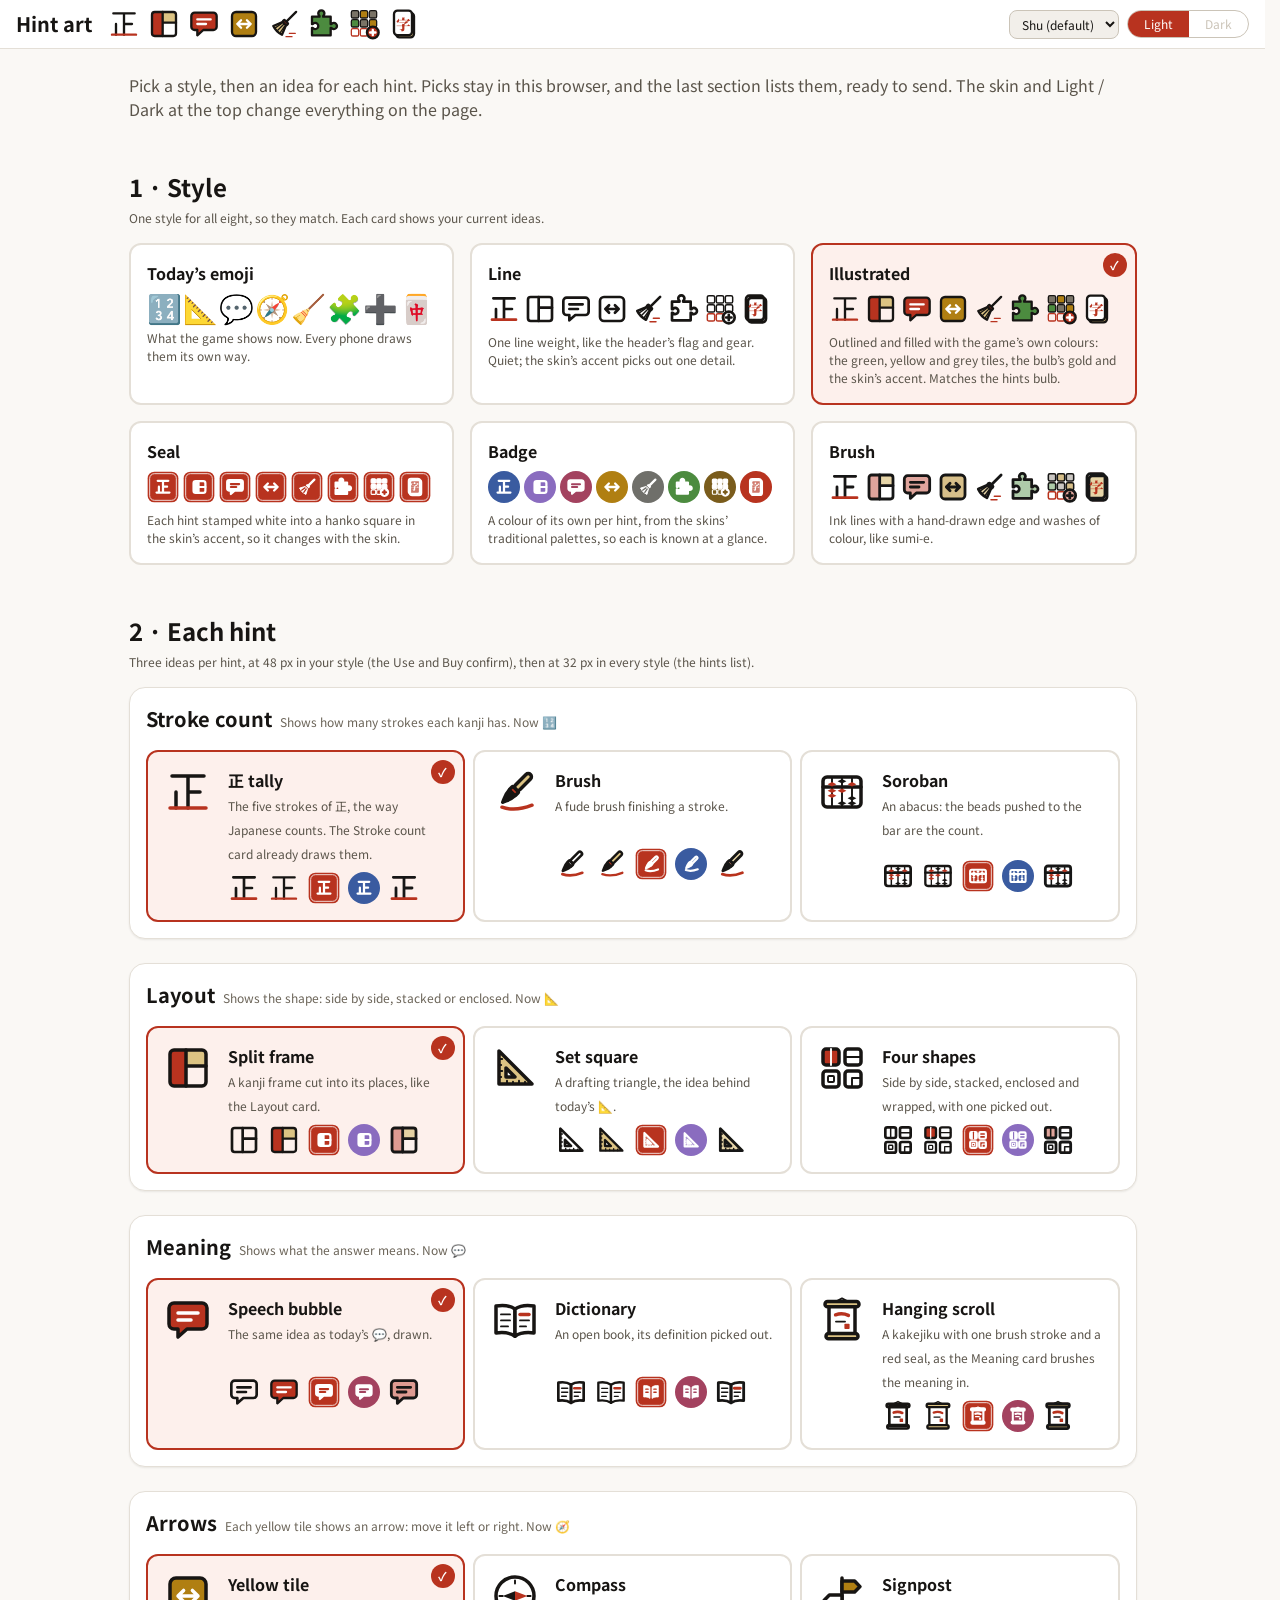
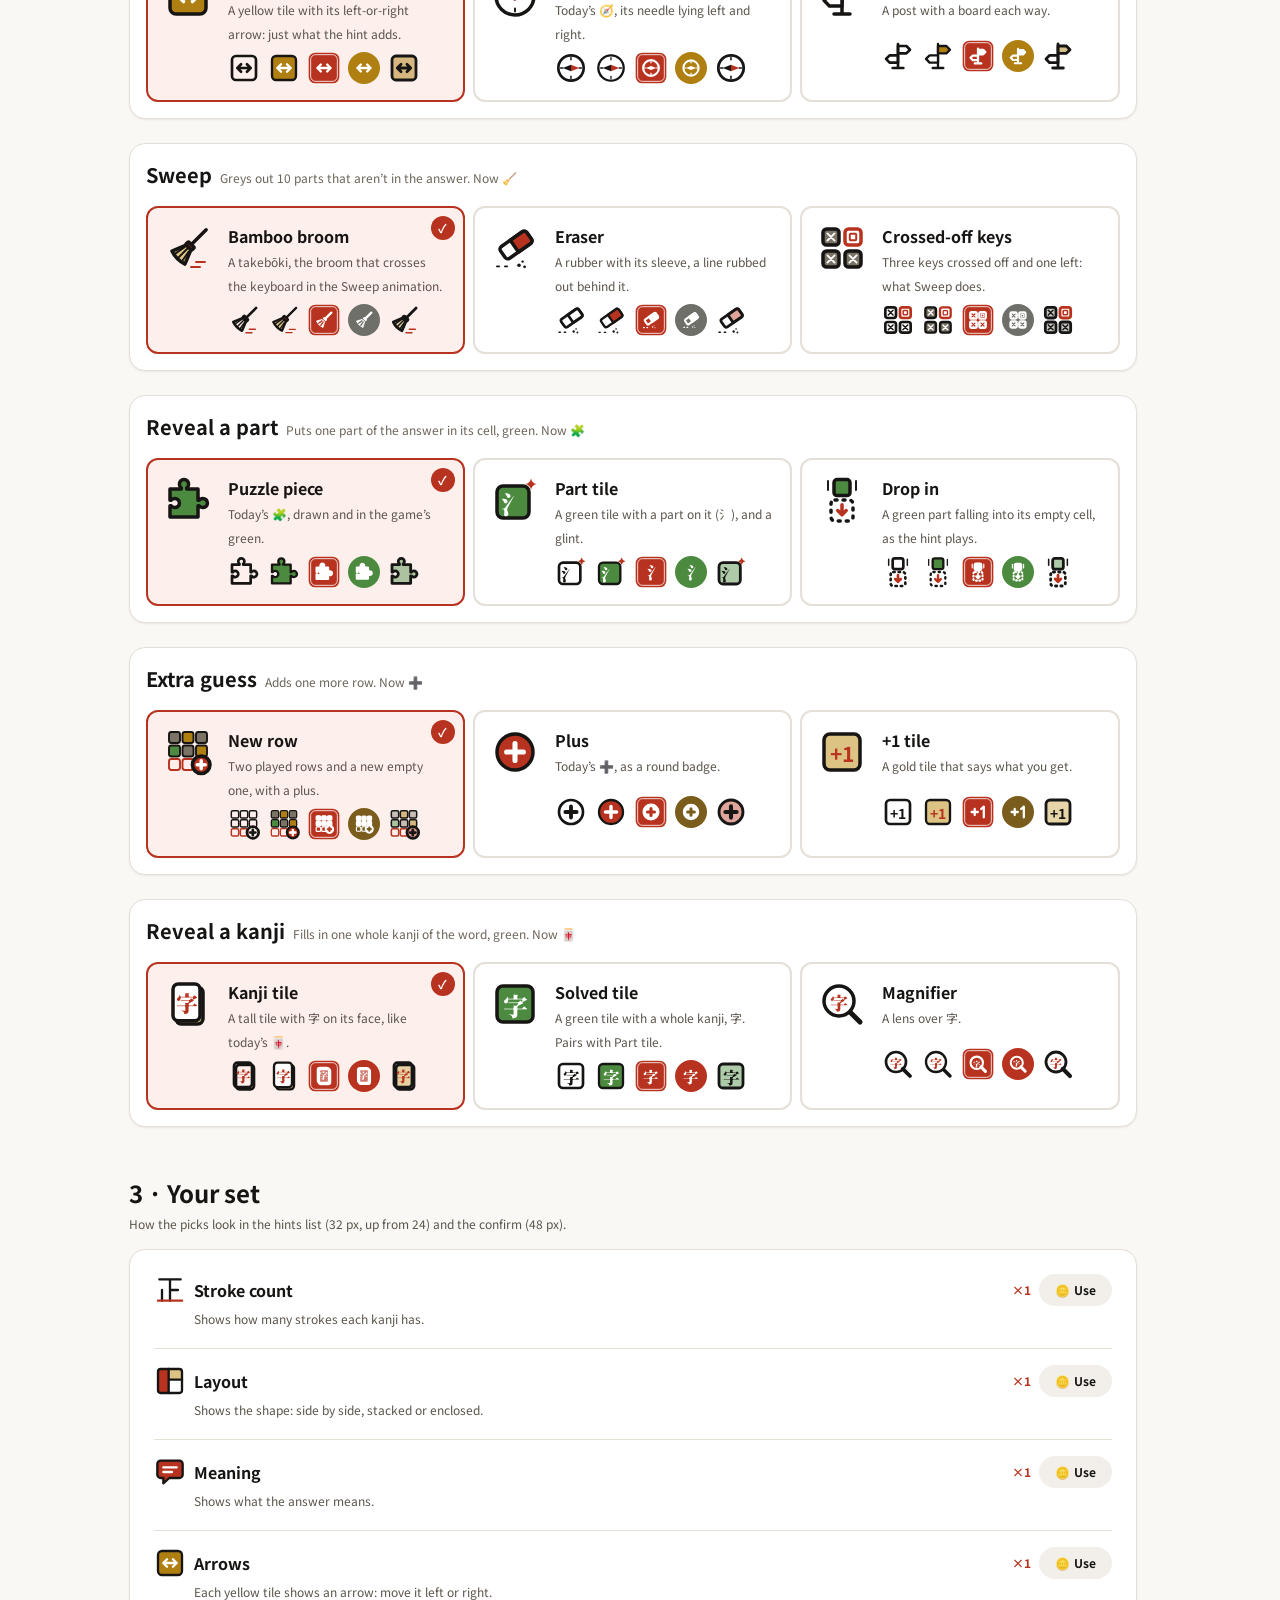
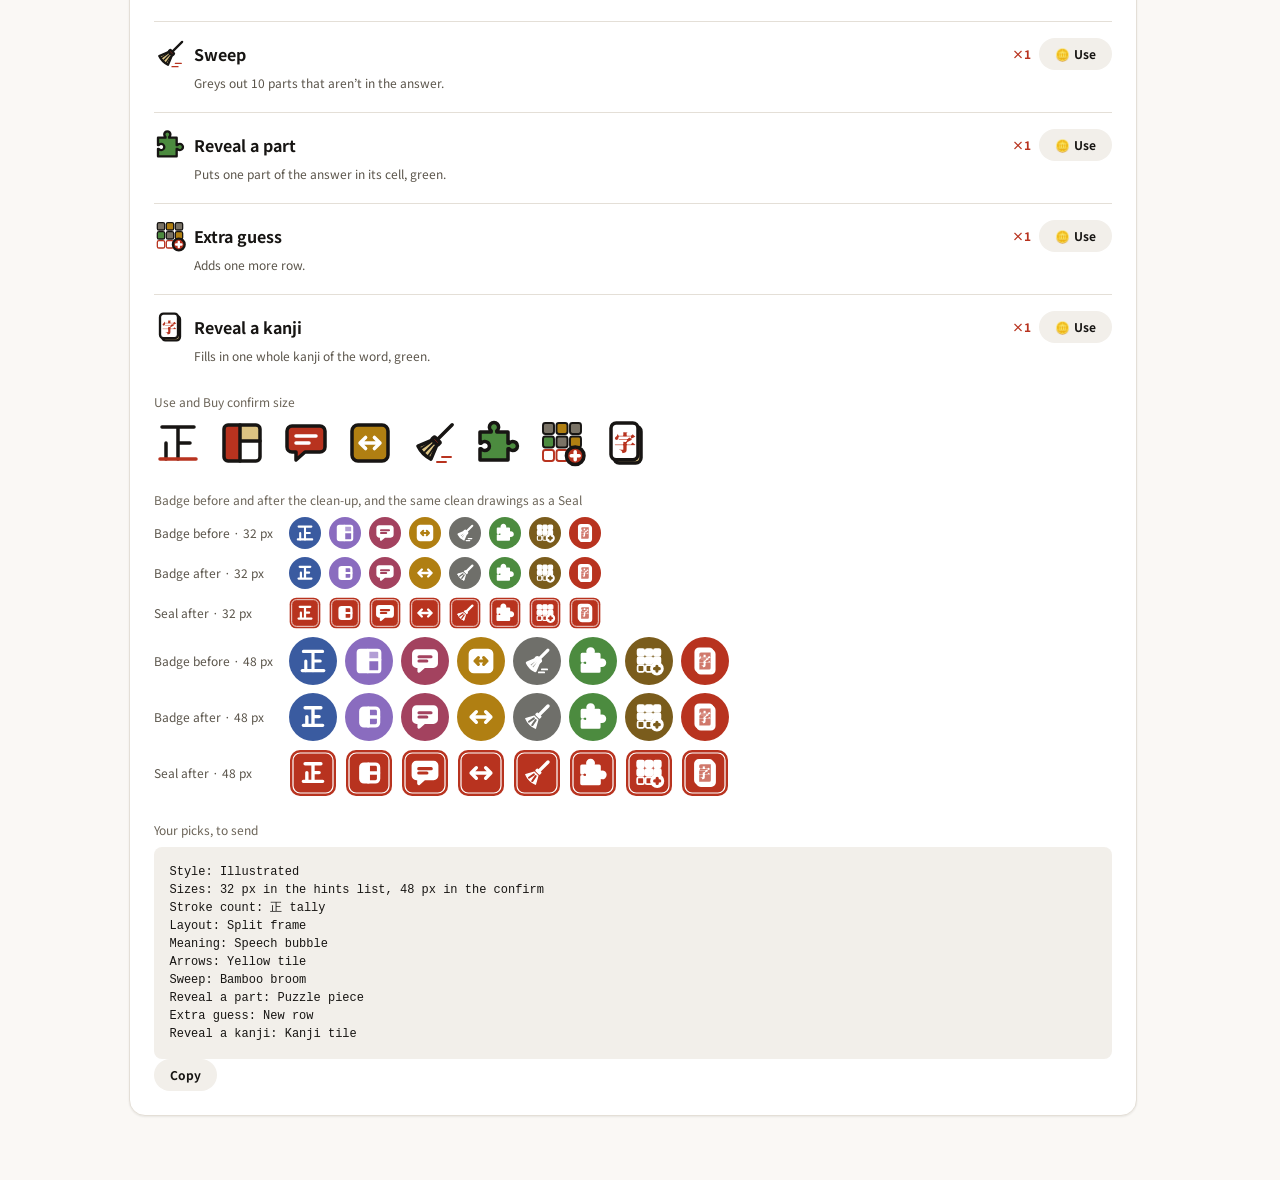
<file: review/hint-art.html>
<!DOCTYPE html>
<html lang="en">
<head>
  <meta charset="utf-8">
  <meta name="viewport" content="width=device-width, initial-scale=1">
  <title>Hint art · Kanjiru</title>
  <!-- Dev-only: pick the drawn icons that replace the hints' emoji.
       Uses the game's own tokens and styles, so every skin shows true. -->
  <script src="../tokens.js"></script>
  <link rel="preconnect" href="https://fonts.googleapis.com" crossorigin>
  <link rel="preconnect" href="https://fonts.gstatic.com" crossorigin>
  <link href="https://fonts.googleapis.com/css2?family=Noto+Sans+JP:wght@400..700&family=Noto+Serif+JP:wght@700..900&display=swap" rel="stylesheet" crossorigin>
  <link rel="stylesheet" href="../styles.css">
  <style>
    /* ── The icons: one drawing, five looks ─────────────────────────
       A drawing marks each shape with a role; a style colours the roles.
         i  ink line         a  accent line       o  line on a coloured fill
         fa fg fh fn fm fp   fills: accent, gold, hit, near, miss, paper
         zk za               small solid marks: ink, accent
         ti ta to            text: ink, accent, on a coloured fill        */
    .ico { display: block; overflow: visible; flex: none; }
    .ico .i, .ico .a, .ico .o {
      fill: none;
      stroke-width: var(--sw);
      stroke-linecap: round;
      stroke-linejoin: round;
    }
    .ico .i { stroke: var(--ink); }
    .ico .a { stroke: var(--acc); }
    .ico .o { stroke: var(--on); }
    .ico .hair { stroke-width: calc(var(--sw) * 0.55); }
    .ico .thk { stroke-width: calc(var(--sw) * 1.45); }
    .ico .dash { stroke-dasharray: 1 3; }
    .ico .fa { fill: var(--fa); }
    .ico .fg { fill: var(--fg); }
    .ico .fh { fill: var(--fh); }
    .ico .fn { fill: var(--fn); }
    .ico .fm { fill: var(--fm); }
    .ico .fp { fill: var(--fp); }
    .ico .zk { fill: var(--ink); }
    .ico .za { fill: var(--acc); }
    .ico text { stroke: none; }
    .ico .ti { fill: var(--ink); }
    .ico .ta { fill: var(--acc); }
    .ico .to { fill: var(--on); }
    .ico .tg { fill: var(--on-gold, var(--ink)); }
    .ico .kan { font-family: var(--font-family-kanji); font-weight: var(--font-weight-black); }
    .ico .num { font-family: var(--font-family-ui); font-weight: var(--font-weight-bold); }
    .ico .plate { fill: var(--plate); }
    .ico .rim { fill: none; stroke: var(--ink); stroke-width: 0.6; }

    /* Line: one weight, like the header's flag and gear. */
    .st-line {
      --sw: 2;
      --ink: var(--color-text-primary);
      --acc: var(--color-text-accent);
      --on: var(--color-text-primary);
      --fa: none; --fg: none; --fh: none; --fn: none; --fm: none; --fp: none;
    }
    /* Illustrated: outlined and filled with the game's colours, like the bulb. */
    .st-duo {
      --sw: 1.75;
      --ink: var(--color-text-primary);
      --acc: var(--color-text-accent);
      --on: var(--color-feedback-text);
      --on-gold: var(--color-action-primary-bg);
      --fa: var(--color-action-primary-bg);
      --fg: var(--color-hint-bulb);
      --fh: var(--color-feedback-hit);
      --fn: var(--color-feedback-near);
      --fm: var(--color-feedback-miss);
      --fp: var(--color-tile-bg);
    }
    /* Seal and Badge: white, knocked out of a plate (the skin's accent, or the hint's own colour). */
    .st-seal, .st-badge {
      --sw: 2.6;
      --ink: var(--color-action-primary-text);
      --acc: var(--color-action-primary-text);
      --on: var(--plate);
      --fa: var(--ink); --fh: var(--ink); --fn: var(--ink); --fm: var(--ink);
      --fg: color-mix(in srgb, var(--ink) 34%, transparent);
      --fp: none;
    }
    .st-seal { --plate: var(--color-action-primary-bg); }
    .st-badge { --plate: var(--badge); }
    /* A badge's own drawing, on the Badge circle or the Seal square: full size, so no scaling down. */
    .ico.clean { --sw: 1.9; }
    .ico .w1 { stroke-width: 1.1; }
    .ico .soft { stroke: var(--ink); stroke-width: 0.7; stroke-linejoin: round; }
    /* Brush: ink with a hand-drawn edge, colour as a wash. */
    .st-ink {
      --sw: 2.1;
      --ink: var(--color-text-primary);
      --acc: var(--color-text-accent);
      --on: var(--color-text-primary);
      --fa: color-mix(in srgb, var(--color-action-primary-bg) 45%, transparent);
      --fg: color-mix(in srgb, var(--color-hint-bulb) 70%, transparent);
      --fh: color-mix(in srgb, var(--color-feedback-hit) 45%, transparent);
      --fn: color-mix(in srgb, var(--color-feedback-near) 50%, transparent);
      --fm: color-mix(in srgb, var(--color-feedback-miss) 40%, transparent);
      --fp: none;
    }
    .emoji { display: block; text-align: center; line-height: 1; flex: none; }

    /* ── The page ─────────────────────────────────────────────────── */
    body { display: block; }
    .ha-bar {
      position: sticky;
      top: 0;
      z-index: 10;
      display: flex;
      flex-wrap: wrap;
      align-items: center;
      gap: var(--spacing-sm) var(--spacing-md);
      padding: var(--spacing-sm) var(--spacing-md);
      background: var(--color-bg-surface);
      border-bottom: var(--stroke-thin) solid var(--color-border-subtle);
    }
    .ha-bar h1 { margin: 0; font-size: var(--font-size-lg); }
    .ha-strip { display: flex; flex-wrap: wrap; gap: var(--spacing-sm); flex: 1 1 auto; }
    .ha-controls { display: flex; flex-wrap: wrap; gap: var(--spacing-sm); align-items: center; }
    .ha-controls select {
      font: inherit;
      font-size: var(--font-size-xs);
      color: var(--color-text-primary);
      background: var(--color-bg-sunken);
      border: var(--stroke-thin) solid var(--color-border-default);
      border-radius: var(--radius-md);
      padding: var(--spacing-xs) var(--spacing-sm);
    }
    .ha-seg { display: inline-flex; border: var(--stroke-thin) solid var(--color-border-default); border-radius: var(--radius-full); overflow: hidden; }
    .ha-seg button {
      font: inherit;
      font-size: var(--font-size-xs);
      padding: var(--spacing-xs) var(--spacing-md);
      background: none;
      border: 0;
      color: var(--color-text-secondary);
      cursor: pointer;
    }
    .ha-seg button[aria-pressed="true"] { background: var(--color-action-primary-bg); color: var(--color-action-primary-text); }
    .ha-seg button:disabled { opacity: var(--opacity-disabled); cursor: default; }

    .ha-main {
      width: 100%;
      max-width: 1040px;
      margin: 0 auto;
      padding: var(--spacing-lg) var(--spacing-md) var(--spacing-3xl);
      box-sizing: border-box;
      display: flex;
      flex-direction: column;
      gap: var(--spacing-2xl);
    }
    .ha-main h2 { margin: 0 0 var(--spacing-xs); font-size: var(--font-size-xl); }
    .ha-main .ha-sub { margin: 0 0 var(--spacing-md); color: var(--color-text-secondary); font-size: var(--font-size-xs); }
    .ha-lede { margin: 0; color: var(--color-text-secondary); }

    .ha-styles {
      display: grid;
      grid-template-columns: repeat(auto-fill, minmax(296px, 1fr));
      gap: var(--spacing-md);
    }
    .ha-pick {
      position: relative;
      display: flex;
      flex-direction: column;
      gap: var(--spacing-sm);
      padding: var(--spacing-md);
      text-align: left;
      font: inherit;
      color: inherit;
      background: var(--color-bg-surface);
      border: var(--stroke-thick) solid var(--color-border-subtle);
      border-radius: var(--radius-lg);
      cursor: pointer;
    }
    .ha-pick:hover { border-color: var(--color-border-default); }
    .ha-pick[aria-pressed="true"] { border-color: var(--color-text-accent); background: var(--color-interactive-selected); }
    .ha-pick[aria-pressed="true"]::after {
      content: '✓';
      position: absolute;
      top: var(--spacing-sm);
      right: var(--spacing-sm);
      width: var(--spacing-lg);
      height: var(--spacing-lg);
      line-height: var(--spacing-lg);
      text-align: center;
      border-radius: var(--radius-full);
      font-size: var(--font-size-xs);
      font-weight: var(--font-weight-bold);
      background: var(--color-action-primary-bg);
      color: var(--color-action-primary-text);
    }
    .ha-name { font-weight: var(--font-weight-bold); }
    .ha-desc { font-size: var(--font-size-xs); color: var(--color-text-secondary); }
    .ha-row { display: flex; flex-wrap: wrap; gap: var(--spacing-xs); align-items: center; }

    .ha-hints { display: flex; flex-direction: column; gap: var(--spacing-lg); }
    .ha-hint { padding: var(--spacing-md); }
    .ha-hint-head { display: flex; gap: var(--spacing-sm); align-items: baseline; flex-wrap: wrap; margin-bottom: var(--spacing-md); }
    .ha-hint-head h3 { margin: 0; font-size: var(--font-size-lg); }
    .ha-now { font-size: var(--font-size-xs); color: var(--color-text-muted); }
    .ha-options {
      display: grid;
      grid-template-columns: repeat(auto-fit, minmax(280px, 1fr));
      gap: var(--spacing-sm);
    }
    .ha-option { display: grid; grid-template-columns: auto minmax(0, 1fr); column-gap: var(--spacing-md); row-gap: var(--spacing-sm); align-items: start; }
    .ha-option > .ico { grid-row: span 2; }
    .ha-styles-row { display: flex; gap: var(--spacing-sm); align-items: center; flex-wrap: wrap; }
    .ha-styles-row .ha-at { font-size: var(--font-size-xs); color: var(--color-text-muted); margin-right: var(--spacing-xs); }

    .ha-set { padding: var(--spacing-lg); display: flex; flex-direction: column; gap: var(--spacing-lg); }
    .hint-icon .ico, .hint-icon .emoji { margin: 0 auto; }
    /* The hints list at 32 px, up from the game's 24. */
    .ha-set .hint-row { grid-template-columns: var(--spacing-xl) minmax(0, 1fr) auto auto; }
    .ha-big { display: flex; flex-wrap: wrap; gap: var(--spacing-md); }
    .ha-compare { display: grid; grid-template-columns: auto minmax(0, 1fr); gap: var(--spacing-sm) var(--spacing-md); align-items: center; }
    .ha-compare .ha-row { gap: var(--spacing-sm); }
    .ha-summary {
      margin: 0;
      padding: var(--spacing-md);
      white-space: pre-wrap;
      font-size: var(--font-size-xs);
      background: var(--color-bg-sunken);
      border-radius: var(--radius-md);
    }
    .ha-label { font-size: var(--font-size-xs); color: var(--color-text-muted); margin: 0 0 var(--spacing-sm); }
  </style>
</head>
<body>
  <!-- Brush style's edge: a little turbulence pushes each line about. -->
  <svg width="0" height="0" style="position: absolute" aria-hidden="true">
    <filter id="ink-edge" x="-20%" y="-20%" width="140%" height="140%">
      <feTurbulence type="fractalNoise" baseFrequency="0.22" numOctaves="1" seed="4" result="noise"/>
      <feDisplacementMap in="SourceGraphic" in2="noise" scale="0.9" xChannelSelector="R" yChannelSelector="G"/>
    </filter>
  </svg>

  <header class="ha-bar">
    <h1>Hint art</h1>
    <div class="ha-strip" id="strip" aria-label="Your picks"></div>
    <div class="ha-controls">
      <select id="skin" aria-label="Skin"></select>
      <div class="ha-seg" id="scheme">
        <button type="button" data-scheme="light">Light</button>
        <button type="button" data-scheme="dark">Dark</button>
      </div>
    </div>
  </header>

  <main class="ha-main">
    <p class="ha-lede">Pick a style, then an idea for each hint. Picks stay in this browser, and the last section lists them, ready to send. The skin and Light / Dark at the top change everything on the page.</p>

    <section>
      <h2>1 · Style</h2>
      <p class="ha-sub">One style for all eight, so they match. Each card shows your current ideas.</p>
      <div class="ha-styles" id="styles"></div>
    </section>

    <section>
      <h2>2 · Each hint</h2>
      <p class="ha-sub">Three ideas per hint, at 48 px in your style (the Use and Buy confirm), then at 32 px in every style (the hints list).</p>
      <div class="ha-hints" id="hints"></div>
    </section>

    <section>
      <h2>3 · Your set</h2>
      <p class="ha-sub">How the picks look in the hints list (32 px, up from 24) and the confirm (48 px).</p>
      <div class="card ha-set">
        <ul class="hint-list" id="set-list"></ul>
        <div>
          <p class="ha-label">Use and Buy confirm size</p>
          <div class="ha-big" id="set-big"></div>
        </div>
        <div>
          <p class="ha-label">Badge before and after the clean-up, and the same clean drawings as a Seal</p>
          <div class="ha-compare" id="set-compare"></div>
        </div>
        <div>
          <p class="ha-label">Your picks, to send</p>
          <pre class="ha-summary" id="summary"></pre>
          <div class="btn-row"><button class="btn btn-secondary btn-small" type="button" id="copy">Copy</button></div>
        </div>
      </div>
    </section>
  </main>

  <script>
  (function () {
    'use strict';

    // ── Drawings, on a 24 grid ─────────────────────────────────────
    function bead(x, y, cls) {
      return '<path class="' + cls + '" d="M' + (x - 2.2) + ' ' + y + 'L' + x + ' ' + (y - 1.1)
        + 'L' + (x + 2.2) + ' ' + y + 'L' + x + ' ' + (y + 1.1) + 'Z"/>';
    }
    function crossKey(x, y) {
      var cx = x + 4, cy = y + 4, d = 1.8;
      return '<rect class="i fm" x="' + x + '" y="' + y + '" width="8" height="8" rx="1.8"/>'
        + '<path class="o hair" d="M' + (cx - d) + ' ' + (cy - d) + 'L' + (cx + d) + ' ' + (cy + d)
        + 'M' + (cx + d) + ' ' + (cy - d) + 'L' + (cx - d) + ' ' + (cy + d) + '"/>';
    }
    function tile(x, y, fill) {
      return '<rect class="i hair ' + fill + '" x="' + x + '" y="' + y + '" width="5.5" height="5.5" rx="1.2"/>';
    }
    var KANJI = 'text-anchor="middle" dominant-baseline="central"';
    // A badge glyph, scaled about the point (cx, cy) and moved so that point
    // sits at the circle's centre. (cx, cy) is the ink box's centre, nudged
    // against the glyph's heavy side, so it looks centred, not just measures so.
    function fit(svg, cx, cy, s) {
      return '<g transform="translate(12 12) scale(' + s + ') translate(' + (-cx) + ' ' + (-cy) + ')">' + svg + '</g>';
    }

    var HINTS = [
      {
        id: 'strokes', name: 'Stroke count', emoji: '🔢',
        desc: 'Shows how many strokes each kanji has.',
        ideas: [
          { id: 'tally', name: '正 tally', desc: 'The five strokes of 正, the way Japanese counts. The Stroke count card already draws them.',
            svg: '<path class="i" d="M4 4H20M12 4V20M12 12H18M6 12V20"/><path class="a" d="M3 20H21"/>',
            // Ink 12.9 × 11.9; the wide base weighs it down, so it sits a touch high.
            badge: fit('<path class="i" d="M7.5 7H16.5M12 7V17M12 12H15.5M8.5 12V17M6.5 17H17.5"/>', 12, 12.25, 0.88) },
          { id: 'brush', name: 'Brush', desc: 'A fude brush finishing a stroke.',
            svg: '<path class="a" d="M5.5 19.6C9.5 21 14.5 21 20.5 18.6"/>'
              + '<g transform="translate(15.5 7.5) rotate(45)">'
              + '<rect class="i fg" x="-1.6" y="-6" width="3.2" height="10.6" rx="1.6"/>'
              + '<rect class="i fa" x="-2.1" y="4.4" width="4.2" height="2.6" rx="0.6"/>'
              + '<path class="i zk" d="M-2 7.1C-2 10 -0.6 11.8 0 13.6C0.6 11.8 2 10 2 7.1Z"/></g>' },
          { id: 'soroban', name: 'Soroban', desc: 'An abacus: the beads pushed to the bar are the count.',
            svg: '<rect class="i fp" x="2.5" y="4.5" width="19" height="15" rx="2"/>'
              + '<path class="i hair" d="M7 4.5V19.5M12 4.5V19.5M17 4.5V19.5"/>'
              + '<path class="i" d="M2.5 9.5H21.5"/>'
              + bead(7, 8.1, 'za') + bead(12, 6.6, 'zk') + bead(17, 8.1, 'za')
              + bead(7, 11.4, 'za') + bead(7, 13.9, 'za')
              + bead(12, 11.4, 'za') + bead(12, 17.6, 'zk')
              + bead(17, 15.1, 'zk') + bead(17, 17.6, 'zk') }
        ]
      },
      {
        id: 'layout', name: 'Layout', emoji: '📐',
        desc: 'Shows the shape: side by side, stacked or enclosed.',
        ideas: [
          { id: 'split', name: 'Split frame', desc: 'A kanji frame cut into its places, like the Layout card.',
            svg: '<path class="fa" d="M5 3H11V21H5A2 2 0 0 1 3 19V5A2 2 0 0 1 5 3Z"/>'
              + '<path class="fg" d="M11 3H19A2 2 0 0 1 21 5V11H11Z"/>'
              + '<rect class="i" x="3" y="3" width="18" height="18" rx="2"/>'
              + '<path class="i" d="M11 3V21M11 11H21"/>',
            // A solid square looks bigger than the rest, so its ink is 12, scaled to 10.6;
            // the filled left place is heavy, so it sits a touch right.
            badge: fit('<path class="fa" d="M8.75 6.95H11.2V17.05H8.75A1.8 1.8 0 0 1 6.95 15.25V8.75A1.8 1.8 0 0 1 8.75 6.95Z"/>'
              + '<rect class="i" x="6.95" y="6.95" width="10.1" height="10.1" rx="1.8"/>'
              + '<path class="i" d="M11.2 6.95V17.05M11.2 12H17.05"/>', 11.6, 12, 0.88) },
          { id: 'set-square', name: 'Set square', desc: 'A drafting triangle, the idea behind today’s 📐.',
            svg: '<path class="i fg" d="M4 3.5V20H20.5Z"/>'
              + '<path class="i fp" d="M7.5 12V16.5H12Z"/>'
              + '<path class="i hair" d="M4 7.5H5.6M4 10.5H5.1M4 13.5H5.6M4 16.5H5.1M8 20V18.4M11 20V18.9M14 20V18.4M17 20V18.9"/>' },
          { id: 'shapes', name: 'Four shapes', desc: 'Side by side, stacked, enclosed and wrapped, with one picked out.',
            svg: '<rect class="i fa" x="2.5" y="2.5" width="8" height="8" rx="1.5"/><path class="o hair" d="M6.5 2.5V10.5"/>'
              + '<rect class="i" x="13.5" y="2.5" width="8" height="8" rx="1.5"/><path class="i hair" d="M13.5 6.5H21.5"/>'
              + '<rect class="i" x="2.5" y="13.5" width="8" height="8" rx="1.5"/><rect class="i hair" x="5" y="16" width="3" height="3" rx="0.5"/>'
              + '<rect class="i" x="13.5" y="13.5" width="8" height="8" rx="1.5"/><path class="i hair" d="M21.5 17H17V21.5"/>' }
        ]
      },
      {
        id: 'meaning', name: 'Meaning', emoji: '💬',
        desc: 'Shows what the answer means.',
        ideas: [
          { id: 'bubble', name: 'Speech bubble', desc: 'The same idea as today’s 💬, drawn.',
            svg: '<path class="i fa" d="M5 3.5H19A2.5 2.5 0 0 1 21.5 6V14A2.5 2.5 0 0 1 19 16.5H11.5L7 20.5V16.5H5A2.5 2.5 0 0 1 2.5 14V6A2.5 2.5 0 0 1 5 3.5Z"/>'
              + '<path class="o" d="M7 8.5H17M7 12H13.5"/>' },
          { id: 'dictionary', name: 'Dictionary', desc: 'An open book, its definition picked out.',
            svg: '<path class="i fp" d="M12 6.5C9.5 4.8 6 4.4 2.5 5V18.5C6 18 9.5 18.4 12 20.1Z"/>'
              + '<path class="i fp" d="M12 6.5C14.5 4.8 18 4.4 21.5 5V18.5C18 18 14.5 18.4 12 20.1Z"/>'
              + '<path class="i hair" d="M5 9.2H9.5M5 12.2H9.5M5 15.2H8.5M14.5 12.2H19M14.5 15.2H17.5"/>'
              + '<path class="a" d="M14.5 9.2H19"/>',
            // Ink 13.1 × 11.6, its middle at y 12.18.
            badge: fit('<path class="fa soft" d="M11.1 8C9.7 7 7.9 6.6 5.8 6.8V16.4C7.9 16.2 9.7 16.6 11.1 17.6Z"/>'
              + '<path class="fa soft" d="M12.9 8C14.3 7 16.1 6.6 18.2 6.8V16.4C16.1 16.2 14.3 16.6 12.9 17.6Z"/>'
              + '<path class="o w1" d="M7.6 9.8H9.6M7.6 12.4H9.6M14.4 9.8H16.4M14.4 12.4H16.4"/>', 12, 12.18, 0.885) },
          { id: 'scroll', name: 'Hanging scroll', desc: 'A kakejiku with one brush stroke and a red seal, as the Meaning card brushes the meaning in.',
            svg: '<path class="i hair" d="M8.5 3L12 1.2L15.5 3"/>'
              + '<rect class="i fp" x="5.5" y="4.5" width="13" height="15"/>'
              + '<rect class="i fg" x="3.5" y="2.8" width="17" height="2.6" rx="1.3"/>'
              + '<rect class="i fg" x="4" y="18.8" width="16" height="2.6" rx="1.3"/>'
              + '<path class="a" d="M8.8 9.4C10.8 8.7 13.3 8.8 15.2 9.7"/>'
              + '<path class="i hair" d="M9 12.8H13.5"/>'
              + '<rect class="za" x="13.2" y="13.9" width="2.6" height="2.6" rx="0.4"/>' }
        ]
      },
      {
        id: 'arrows', name: 'Arrows', emoji: '🧭',
        desc: 'Each yellow tile shows an arrow: move it left or right.',
        ideas: [
          { id: 'tile', name: 'Yellow tile', desc: 'A yellow tile with its left-or-right arrow: just what the hint adds.',
            svg: '<rect class="i fn" x="3" y="3" width="18" height="18" rx="3"/>'
              + '<path class="o" d="M7 12H17M9.8 9.2L7 12L9.8 14.8M14.2 9.2L17 12L14.2 14.8"/>',
            badge: fit('<path class="i" d="M6.5 12H17.5M9.4 9.1L6.5 12L9.4 14.9M14.6 9.1L17.5 12L14.6 14.9"/>', 12, 12, 0.9) },
          { id: 'compass', name: 'Compass', desc: 'Today’s 🧭, its needle lying left and right.',
            svg: '<circle class="i fp" cx="12" cy="12" r="9.5"/>'
              + '<path class="i hair" d="M12 4.2V5.8M12 18.2V19.8M4.2 12H5.8M18.2 12H19.8"/>'
              + '<path class="za" d="M12 9.6L18.2 12L12 14.4Z"/><path class="zk" d="M12 9.6L5.8 12L12 14.4Z"/>' },
          { id: 'signpost', name: 'Signpost', desc: 'A post with a board each way.',
            svg: '<path class="i" d="M12 3V21M8 21H16"/>'
              + '<path class="i fn" d="M12 4.5H18.3L21 7.3L18.3 10H12Z"/>'
              + '<path class="i fp" d="M12 11.5H5.7L3 14.2L5.7 17H12Z"/>' }
        ]
      },
      {
        id: 'sweep', name: 'Sweep', emoji: '🧹',
        desc: 'Greys out 10 parts that aren’t in the answer.',
        ideas: [
          { id: 'broom', name: 'Bamboo broom', desc: 'A takebōki, the broom that crosses the keyboard in the Sweep animation.',
            svg: '<g transform="translate(15 9) rotate(45)">'
              + '<path class="i" d="M0 -8.6V2"/>'
              + '<path class="i fg" d="M-1.6 3.6L-4.6 11Q0 12.6 4.6 11L1.6 3.6Z"/>'
              + '<path class="i hair" d="M0 4.8V11.4M-1.5 5.2L-2.6 11.2M1.5 5.2L2.6 11.2"/>'
              + '<rect class="i fa" x="-2.1" y="1.8" width="4.2" height="2" rx="0.6"/></g>'
              + '<path class="a hair" d="M13.5 21.5H18M16 19H20.5"/>',
            // Its long handle balances the head, so its weight is already near the middle.
            badge: fit('<g transform="translate(13.6 10.4) rotate(45)">'
              + '<path class="i" d="M0 -6.4V0.4"/>'
              + '<rect class="fa" x="-1.8" y="0.2" width="3.6" height="1.9" rx="0.5"/>'
              + '<path class="fa soft" d="M-1.4 3L-3.8 7.3Q0 8.8 3.8 7.3L1.4 3Z"/>'
              + '<path class="o w1" d="M-0.7 4L-1.3 7.3M0.7 4L1.3 7.3"/></g>', 12, 12, 0.9) },
          { id: 'eraser', name: 'Eraser', desc: 'A rubber with its sleeve, a line rubbed out behind it.',
            svg: '<g transform="translate(12.5 10.5) rotate(-35)">'
              + '<rect class="i fp" x="-8" y="-3.6" width="16" height="7.2" rx="1.6"/>'
              + '<path class="i fa" d="M-1 -3.6H6.4A1.6 1.6 0 0 1 8 -2V2A1.6 1.6 0 0 1 6.4 3.6H-1Z"/></g>'
              + '<path class="i hair dash" d="M3 21.2H11"/>'
              + '<circle class="zk" cx="14" cy="20.6" r="0.9"/><circle class="zk" cx="16.8" cy="21.4" r="0.7"/><circle class="zk" cx="15.8" cy="18.8" r="0.6"/>' },
          { id: 'keys', name: 'Crossed-off keys', desc: 'Three keys crossed off and one left: what Sweep does.',
            svg: crossKey(2.5, 2.5)
              + '<rect class="a fp" x="13.5" y="2.5" width="8" height="8" rx="1.8"/><rect class="a hair" x="15.9" y="4.9" width="3.2" height="3.2" rx="0.4"/>'
              + crossKey(2.5, 13.5) + crossKey(13.5, 13.5) }
        ]
      },
      {
        id: 'reveal-part', name: 'Reveal a part', emoji: '🧩',
        desc: 'Puts one part of the answer in its cell, green.',
        ideas: [
          { id: 'piece', name: 'Puzzle piece', desc: 'Today’s 🧩, drawn and in the game’s green.',
            svg: '<path class="i fh" d="M3 6.5H8.6V5.9A2.3 2.3 0 1 1 11.4 5.9V6.5H17V12.1H17.6A2.3 2.3 0 1 1 17.6 14.9H17V20.5H3V14.9H3.6A2.3 2.3 0 1 0 3.6 12.1H3Z"/>' },
          { id: 'part-tile', name: 'Part tile', desc: 'A green tile with a part on it (氵), and a glint.',
            svg: '<rect class="i fh" x="3" y="5" width="16" height="16" rx="3"/>'
              + '<text class="to kan" x="11" y="13.4" font-size="12.5" ' + KANJI + '>氵</text>'
              + '<path class="za" d="M20 1.2Q20.5 3.5 22.8 4Q20.5 4.5 20 6.8Q19.5 4.5 17.2 4Q19.5 3.5 20 1.2Z"/>',
            // 氵's ink sits 0.233 em left of its letter's middle and 0.007 em low
            // (Noto Serif JP 900), so the anchor moves to put the ink in the middle,
            // then 0.3 right: its dots and stroke start all weigh on the left.
            badge: '<text class="ti kan" x="15.21" y="11.91" font-size="12.5" ' + KANJI + '>氵</text>' },
          { id: 'drop', name: 'Drop in', desc: 'A green part falling into its empty cell, as the hint plays.',
            svg: '<path class="i hair" d="M5 2.5V7M19 2.5V7"/>'
              + '<rect class="i fh" x="8" y="1.8" width="8" height="8" rx="1.6"/>'
              + '<rect class="i dash" x="6.5" y="12" width="11" height="10.5" rx="2"/>'
              + '<path class="a" d="M12 14.4V19.4M9.9 17.3L12 19.4L14.1 17.3"/>' }
        ]
      },
      {
        id: 'extra-guess', name: 'Extra guess', emoji: '➕',
        desc: 'Adds one more row.',
        ideas: [
          { id: 'row', name: 'New row', desc: 'Two played rows and a new empty one, with a plus.',
            svg: tile(2.5, 2, 'fm') + tile(9.25, 2, 'fn') + tile(16, 2, 'fm')
              + tile(2.5, 8.75, 'fh') + tile(9.25, 8.75, 'fm') + tile(16, 8.75, 'fn')
              + '<rect class="a hair" x="2.5" y="15.5" width="5.5" height="5.5" rx="1.2"/>'
              + '<rect class="a hair" x="9.25" y="15.5" width="5.5" height="5.5" rx="1.2"/>'
              + '<circle class="i fa" cx="18.6" cy="18.4" r="4.4"/><path class="o" d="M18.6 16.4V20.4M16.6 18.4H20.6"/>' },
          { id: 'plus', name: 'Plus', desc: 'Today’s ➕, as a round badge.',
            svg: '<circle class="i fa" cx="12" cy="12" r="9"/><path class="o thk" d="M12 7.8V16.2M7.8 12H16.2"/>' },
          { id: 'plus-one', name: '+1 tile', desc: 'A gold tile that says what you get.',
            svg: '<rect class="i fg" x="3" y="3" width="18" height="18" rx="3"/>'
              + '<text class="tg num" x="12" y="12.4" font-size="10.5" ' + KANJI + '>+1</text>',
            // The 1's tall stroke and flag outweigh the plus, so it sits a touch left.
            badge: fit('<path class="i" d="M6.9 12H12.1M9.5 9.4V14.6M14.9 9.5L17.1 7.6V16.4"/>', 12.25, 12, 0.9) }
        ]
      },
      {
        id: 'reveal-kanji', name: 'Reveal a kanji', emoji: '🀄',
        desc: 'Fills in one whole kanji of the word, green.',
        ideas: [
          { id: 'mahjong', name: 'Kanji tile', desc: 'A tall tile with 字 on its face, like today’s 🀄.',
            svg: '<rect class="i fg" x="6" y="3.6" width="13.5" height="18.4" rx="2.6"/>'
              + '<rect class="i fp" x="4.5" y="2" width="13.5" height="18.4" rx="2.6"/>'
              + '<text class="ta kan" x="11.25" y="11.4" font-size="11" ' + KANJI + '>字</text>' },
          { id: 'solved', name: 'Solved tile', desc: 'A green tile with a whole kanji, 字. Pairs with Part tile.',
            svg: '<rect class="i fh" x="3" y="3" width="18" height="18" rx="3"/>'
              + '<text class="to kan" x="12" y="12.4" font-size="12.5" ' + KANJI + '>字</text>',
            // 字 is dense, so smaller (ink 11 tall); its ink is centred on its letter.
            badge: '<text class="ti kan" x="11.97" y="12.03" font-size="11.6" ' + KANJI + '>字</text>' },
          { id: 'lens', name: 'Magnifier', desc: 'A lens over 字.',
            svg: '<path class="i thk" d="M15.6 15.6L21 21"/>'
              + '<circle class="i fp" cx="10.5" cy="10.5" r="7.5"/>'
              + '<text class="ta kan" x="10.5" y="10.9" font-size="9" ' + KANJI + '>字</text>' }
        ]
      }
    ];

    var STYLES = [
      { id: 'emoji', name: 'Today’s emoji', desc: 'What the game shows now. Every phone draws them its own way.' },
      { id: 'line', name: 'Line', desc: 'One line weight, like the header’s flag and gear. Quiet; the skin’s accent picks out one detail.' },
      { id: 'duo', name: 'Illustrated', desc: 'Outlined and filled with the game’s own colours: the green, yellow and grey tiles, the bulb’s gold and the skin’s accent. Matches the hints bulb.' },
      { id: 'seal', name: 'Seal', desc: 'Each hint stamped white into a hanko square in the skin’s accent, so it changes with the skin.' },
      { id: 'badge', name: 'Badge', desc: 'A colour of its own per hint, from the skins’ traditional palettes, so each is known at a glance.' },
      { id: 'ink', name: 'Brush', desc: 'Ink lines with a hand-drawn edge and washes of colour, like sumi-e.' }
    ];

    // Badge colours, from the token primitives (white on each clears 3:1).
    var C = window.TOKENS.primitives.color;
    var BADGE = {
      strokes: C.ai[500], layout: C.fuji[500], meaning: C.sakura[700], arrows: C.feedback.near,
      sweep: C.sumi[500], 'reveal-part': C.feedback.hit, 'extra-guess': C.kin[700], 'reveal-kanji': C.vermilion[600]
    };

    function icon(hint, ideaId, style, size) {
      if (style === 'emoji') {
        return '<span class="emoji" aria-hidden="true" style="font-size:' + Math.round(size * 0.86) + 'px;width:' + size + 'px">' + hint.emoji + '</span>';
      }
      var idea = hint.ideas.find(function (x) { return x.id === ideaId; }) || hint.ideas[0];
      var body = idea.svg;
      var plate = '';
      // 'badge-old': the first badge, the full drawing scaled down (for before and after).
      var old = style === 'badge-old';
      if (old) style = 'badge';
      if ((style === 'badge' || style === 'seal') && idea.badge && !old) {
        var shape = style === 'seal'
          ? '<rect class="plate" x="0.5" y="0.5" width="23" height="23" rx="5"/><rect class="rim" x="2" y="2" width="20" height="20" rx="3.6"/>'
          : '<circle class="plate" cx="12" cy="12" r="12"/>';
        return '<svg class="ico st-' + style + ' clean" viewBox="0 0 24 24" width="' + size + '" height="' + size
          + '" style="--badge:' + BADGE[hint.id] + '" aria-hidden="true">' + shape + idea.badge + '</svg>';
      }
      if (style === 'seal') {
        plate = '<rect class="plate" x="0.5" y="0.5" width="23" height="23" rx="5"/>'
          + '<rect class="rim" x="2" y="2" width="20" height="20" rx="3.6"/>';
        body = '<g transform="translate(12 12) scale(0.62) translate(-12 -12)">' + body + '</g>';
      } else if (style === 'badge') {
        plate = '<circle class="plate" cx="12" cy="12" r="12"/>';
        body = '<g transform="translate(12 12) scale(0.6) translate(-12 -12)">' + body + '</g>';
      } else if (style === 'ink') {
        body = '<g filter="url(#ink-edge)">' + body + '</g>';
      }
      return '<svg class="ico st-' + style + '" viewBox="0 0 24 24" width="' + size + '" height="' + size
        + '" style="--badge:' + BADGE[hint.id] + '" aria-hidden="true">' + plate + body + '</svg>';
    }

    // ── Picks, kept in this browser ────────────────────────────────
    var KEY = 'kanjiru-hint-art';
    var picks = { style: 'duo' };
    HINTS.forEach(function (h) { picks[h.id] = h.ideas[0].id; });
    try {
      var saved = JSON.parse(localStorage.getItem(KEY) || '{}');
      Object.keys(saved).forEach(function (k) { if (k in picks) picks[k] = saved[k]; });
    } catch (e) { /* private window: picks just don't stay */ }
    function save() {
      try { localStorage.setItem(KEY, JSON.stringify(picks)); } catch (e) { /* see above */ }
    }

    function esc(s) { return String(s).replace(/[&<>"]/g, function (c) { return { '&': '&amp;', '<': '&lt;', '>': '&gt;', '"': '&quot;' }[c]; }); }
    function ideaOf(h) { return h.ideas.find(function (x) { return x.id === picks[h.id]; }) || h.ideas[0]; }
    function styleOf(id) { return STYLES.find(function (s) { return s.id === id; }); }

    // ── Render ─────────────────────────────────────────────────────
    var $ = function (id) { return document.getElementById(id); };

    function renderStrip() {
      $('strip').innerHTML = HINTS.map(function (h) { return icon(h, picks[h.id], picks.style, 32); }).join('');
    }

    function renderStyles() {
      $('styles').innerHTML = STYLES.map(function (s) {
        return '<button type="button" class="ha-pick" data-style="' + s.id + '" aria-pressed="' + (picks.style === s.id) + '">'
          + '<span class="ha-name">' + esc(s.name) + '</span>'
          + '<span class="ha-row">' + HINTS.map(function (h) { return icon(h, picks[h.id], s.id, 32); }).join('') + '</span>'
          + '<span class="ha-desc">' + esc(s.desc) + '</span></button>';
      }).join('');
    }

    function renderHints() {
      var others = STYLES.filter(function (s) { return s.id !== 'emoji'; });
      $('hints').innerHTML = HINTS.map(function (h) {
        return '<article class="card ha-hint">'
          + '<div class="ha-hint-head"><h3>' + esc(h.name) + '</h3><span class="ha-now">' + esc(h.desc) + ' Now ' + h.emoji + '</span></div>'
          + '<div class="ha-options">'
          + h.ideas.map(function (idea) {
            var style = picks.style === 'emoji' ? 'duo' : picks.style;
            return '<button type="button" class="ha-pick ha-option" data-hint="' + h.id + '" data-idea="' + idea.id + '" aria-pressed="' + (picks[h.id] === idea.id) + '">'
              + icon(h, idea.id, style, 48)
              + '<span><span class="ha-name">' + esc(idea.name) + '</span><br><span class="ha-desc">' + esc(idea.desc) + '</span></span>'
              + '<span class="ha-styles-row">' + others.map(function (s) { return icon(h, idea.id, s.id, 32); }).join('') + '</span>'
              + '</button>';
          }).join('')
          + '</div></article>';
      }).join('');
    }

    function renderSet() {
      $('set-list').innerHTML = HINTS.map(function (h) {
        return '<li class="hint-row">'
          + '<span class="hint-icon" aria-hidden="true">' + icon(h, picks[h.id], picks.style, 32) + '</span>'
          + '<p class="hint-name">' + esc(h.name) + '</p>'
          + '<span class="hint-held is-held">×1</span>'
          + '<button class="btn btn-secondary btn-small hint-price" type="button" tabindex="-1"><span class="hint-price-coin" aria-hidden="true">🪙</span><span>Use</span></button>'
          + '<p class="hint-desc">' + esc(h.desc) + '</p></li>';
      }).join('');
      $('set-big').innerHTML = HINTS.map(function (h) { return icon(h, picks[h.id], picks.style, 48); }).join('');
      $('set-compare').innerHTML = [
        ['Badge before', 'badge-old', 32], ['Badge after', 'badge', 32], ['Seal after', 'seal', 32],
        ['Badge before', 'badge-old', 48], ['Badge after', 'badge', 48], ['Seal after', 'seal', 48]]
        .map(function (r) {
          return '<span class="ha-desc">' + r[0] + ' · ' + r[2] + ' px</span>'
            + '<span class="ha-row">' + HINTS.map(function (h) { return icon(h, picks[h.id], r[1], r[2]); }).join('') + '</span>';
        }).join('');
      var lines = ['Style: ' + styleOf(picks.style).name, 'Sizes: 32 px in the hints list, 48 px in the confirm'];
      HINTS.forEach(function (h) { lines.push(h.name + ': ' + ideaOf(h).name); });
      $('summary').textContent = lines.join('\n');
    }

    function render() { renderStrip(); renderStyles(); renderHints(); renderSet(); }

    document.addEventListener('click', function (e) {
      var b = e.target.closest('[data-style], [data-idea]');
      if (!b) return;
      if (b.dataset.style) picks.style = b.dataset.style;
      else picks[b.dataset.hint] = b.dataset.idea;
      save();
      render();
    });

    $('copy').addEventListener('click', function () {
      var text = $('summary').textContent;
      var done = function () { $('copy').textContent = 'Copied'; setTimeout(function () { $('copy').textContent = 'Copy'; }, 1600); };
      if (navigator.clipboard && window.isSecureContext) navigator.clipboard.writeText(text).then(done, function () {});
      else { var r = document.createRange(); r.selectNodeContents($('summary')); var s = getSelection(); s.removeAllRanges(); s.addRange(r); }
    });

    // ── Skin and scheme ────────────────────────────────────────────
    var NAMES = { 'default': 'Shu (default)', ai: 'Ai', matcha: 'Matcha', sakura: 'Sakura', fuji: 'Fuji', urushi: 'Urushi', kinpaku: 'Kinpaku', sumi: 'Sumi' };
    var look = window.TOKENS.look();
    $('skin').innerHTML = Object.keys(window.TOKENS.themes).map(function (id) {
      return '<option value="' + id + '"' + (id === look.theme ? ' selected' : '') + '>' + esc(NAMES[id] || id) + '</option>';
    }).join('');
    function syncScheme() {
      var now = window.TOKENS.look();
      var can = window.TOKENS.schemesOf(now.theme);
      Array.prototype.forEach.call($('scheme').querySelectorAll('button'), function (b) {
        b.setAttribute('aria-pressed', String(b.dataset.scheme === now.scheme));
        b.disabled = can.indexOf(b.dataset.scheme) < 0;
      });
    }
    $('skin').addEventListener('change', function () {
      window.TOKENS.applyLook($('skin').value, window.TOKENS.look().scheme);
      syncScheme();
    });
    $('scheme').addEventListener('click', function (e) {
      var b = e.target.closest('button');
      if (!b || b.disabled) return;
      window.TOKENS.applyLook(window.TOKENS.look().theme, b.dataset.scheme);
      syncScheme();
    });

    syncScheme();
    render();
  })();
  </script>
</body>
</html>
</file>
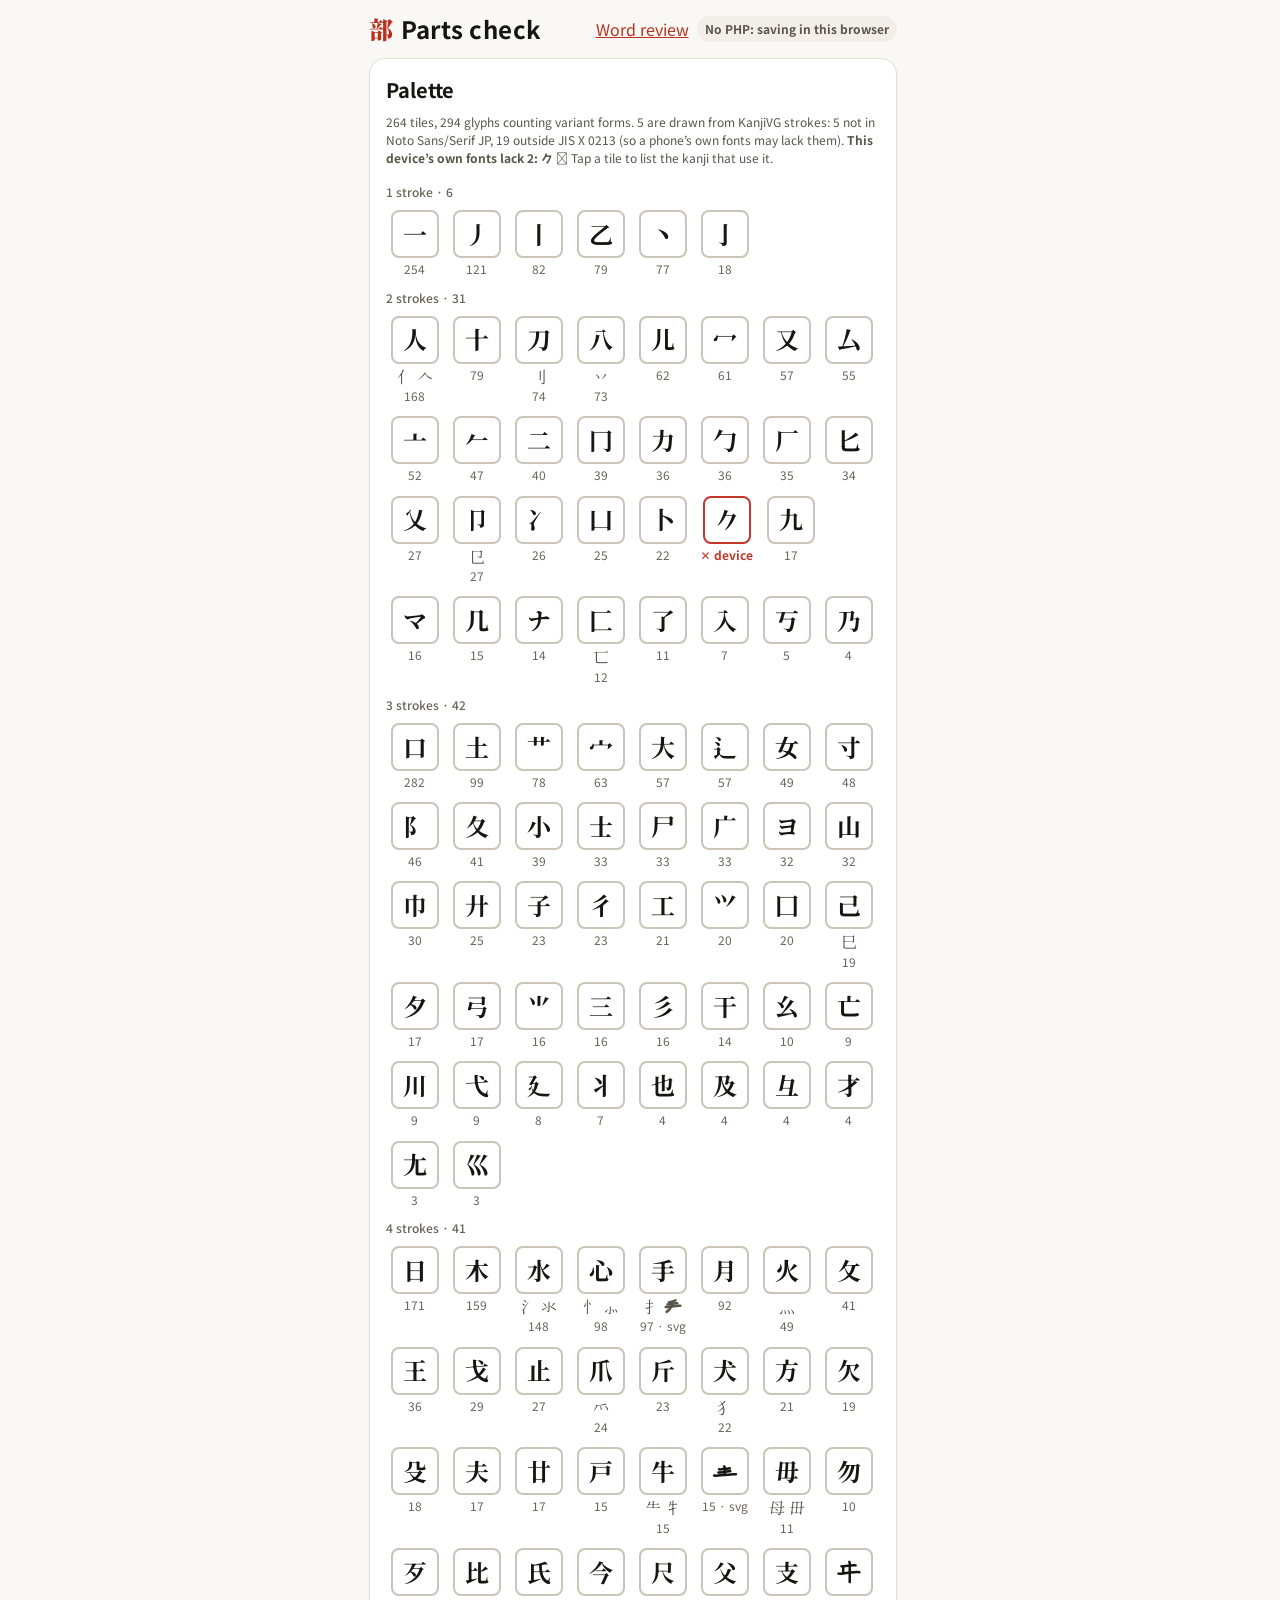
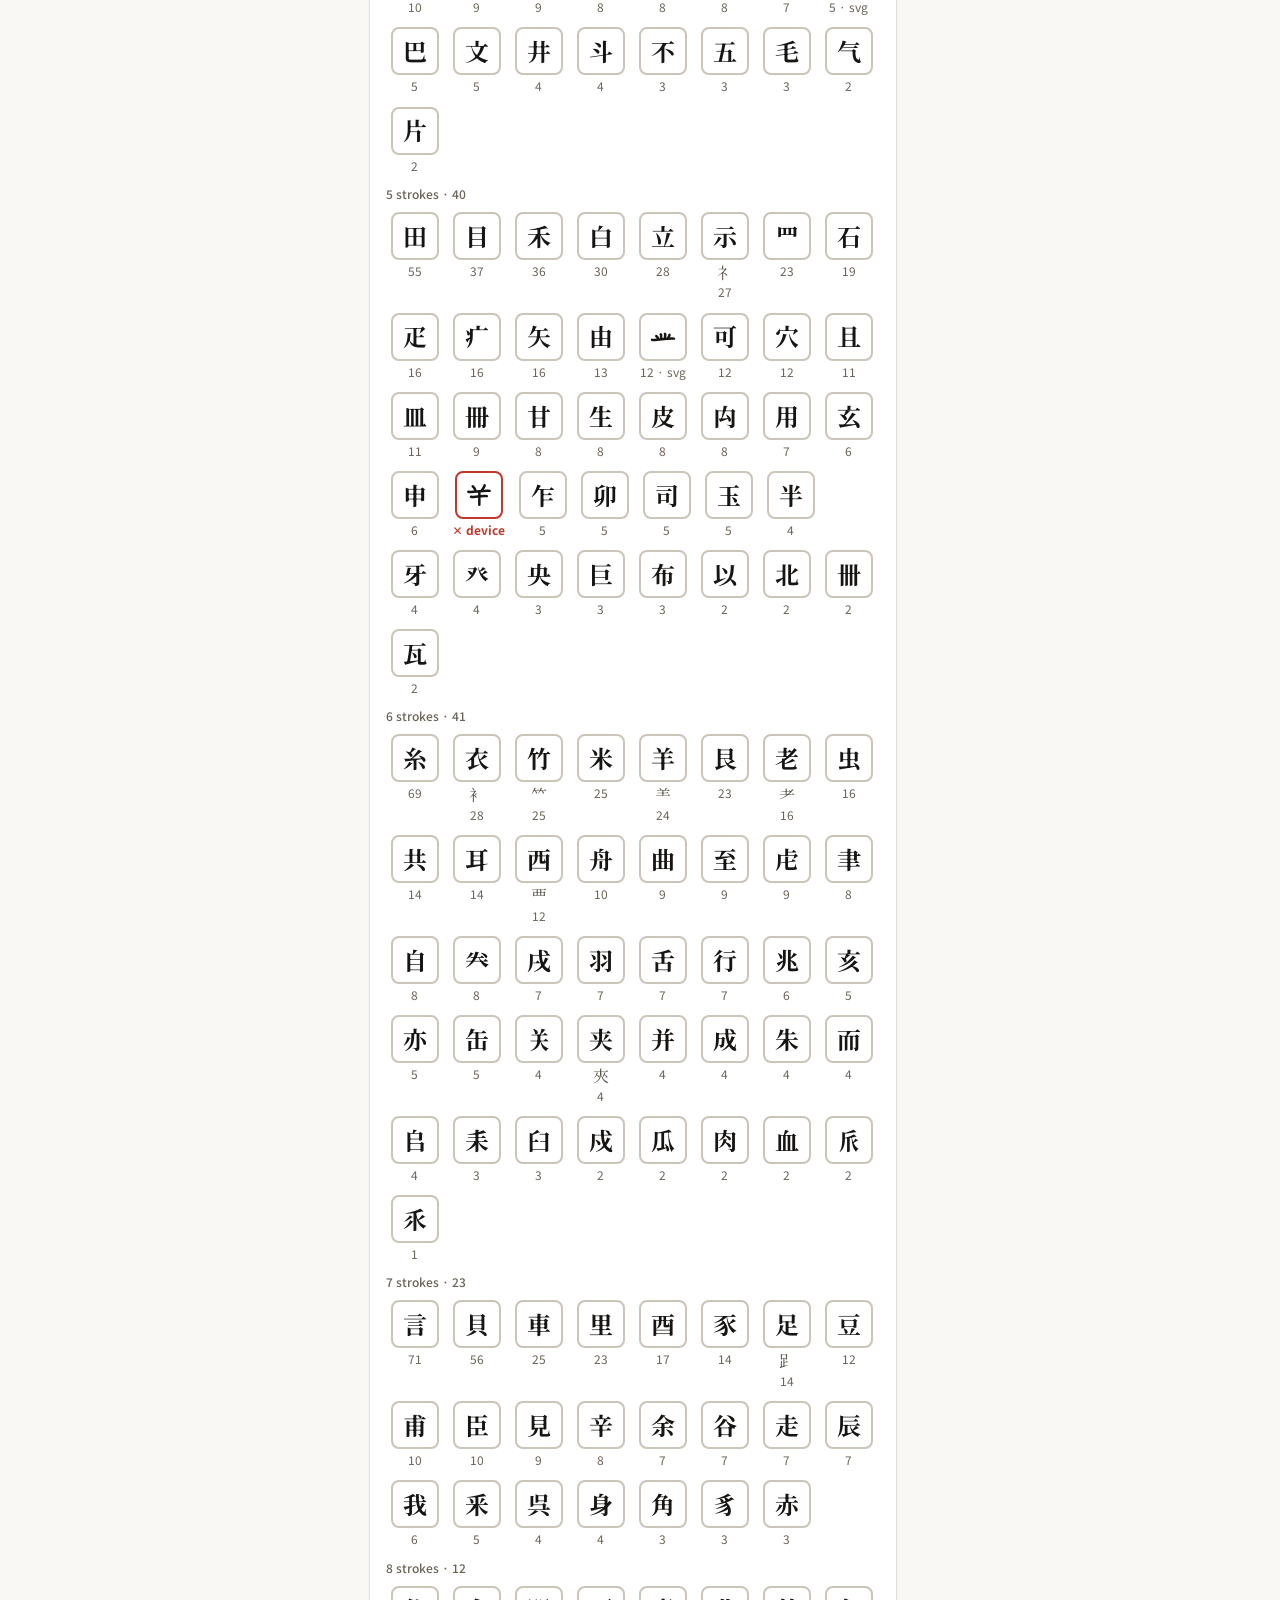
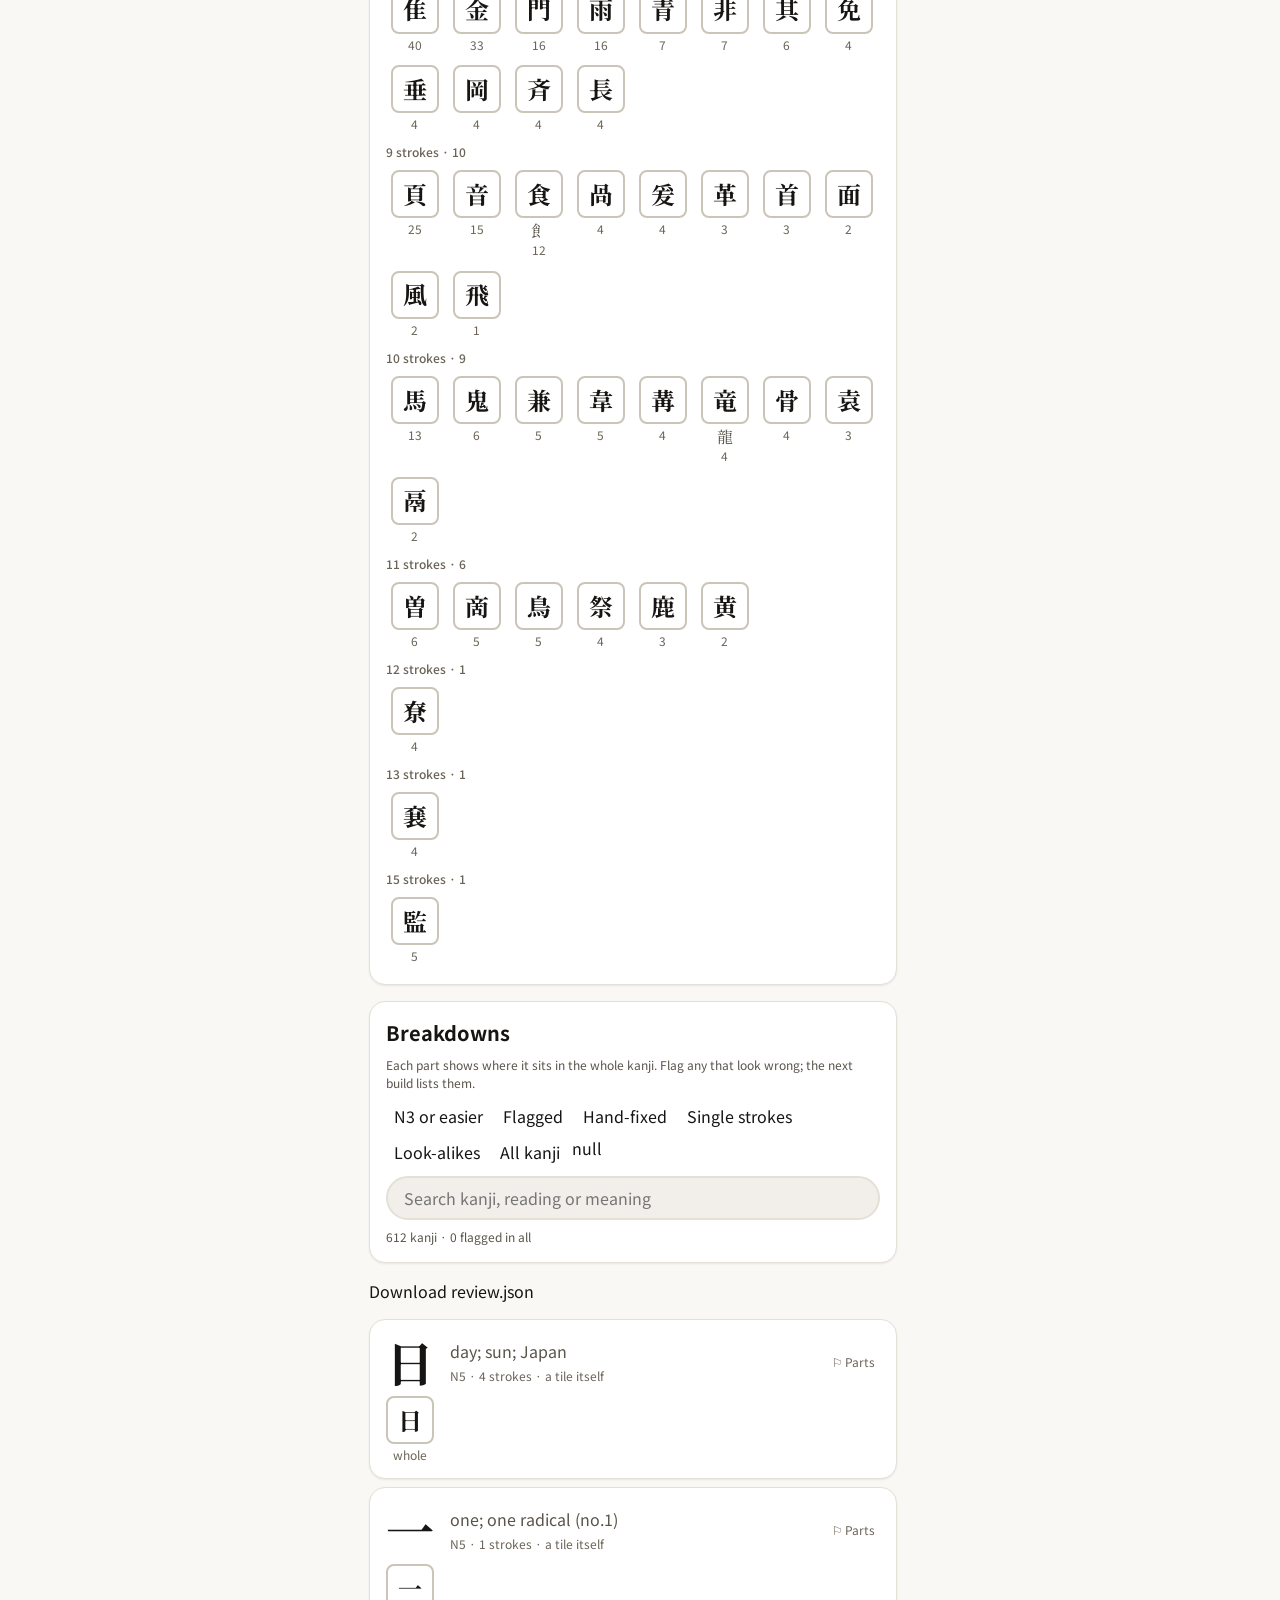
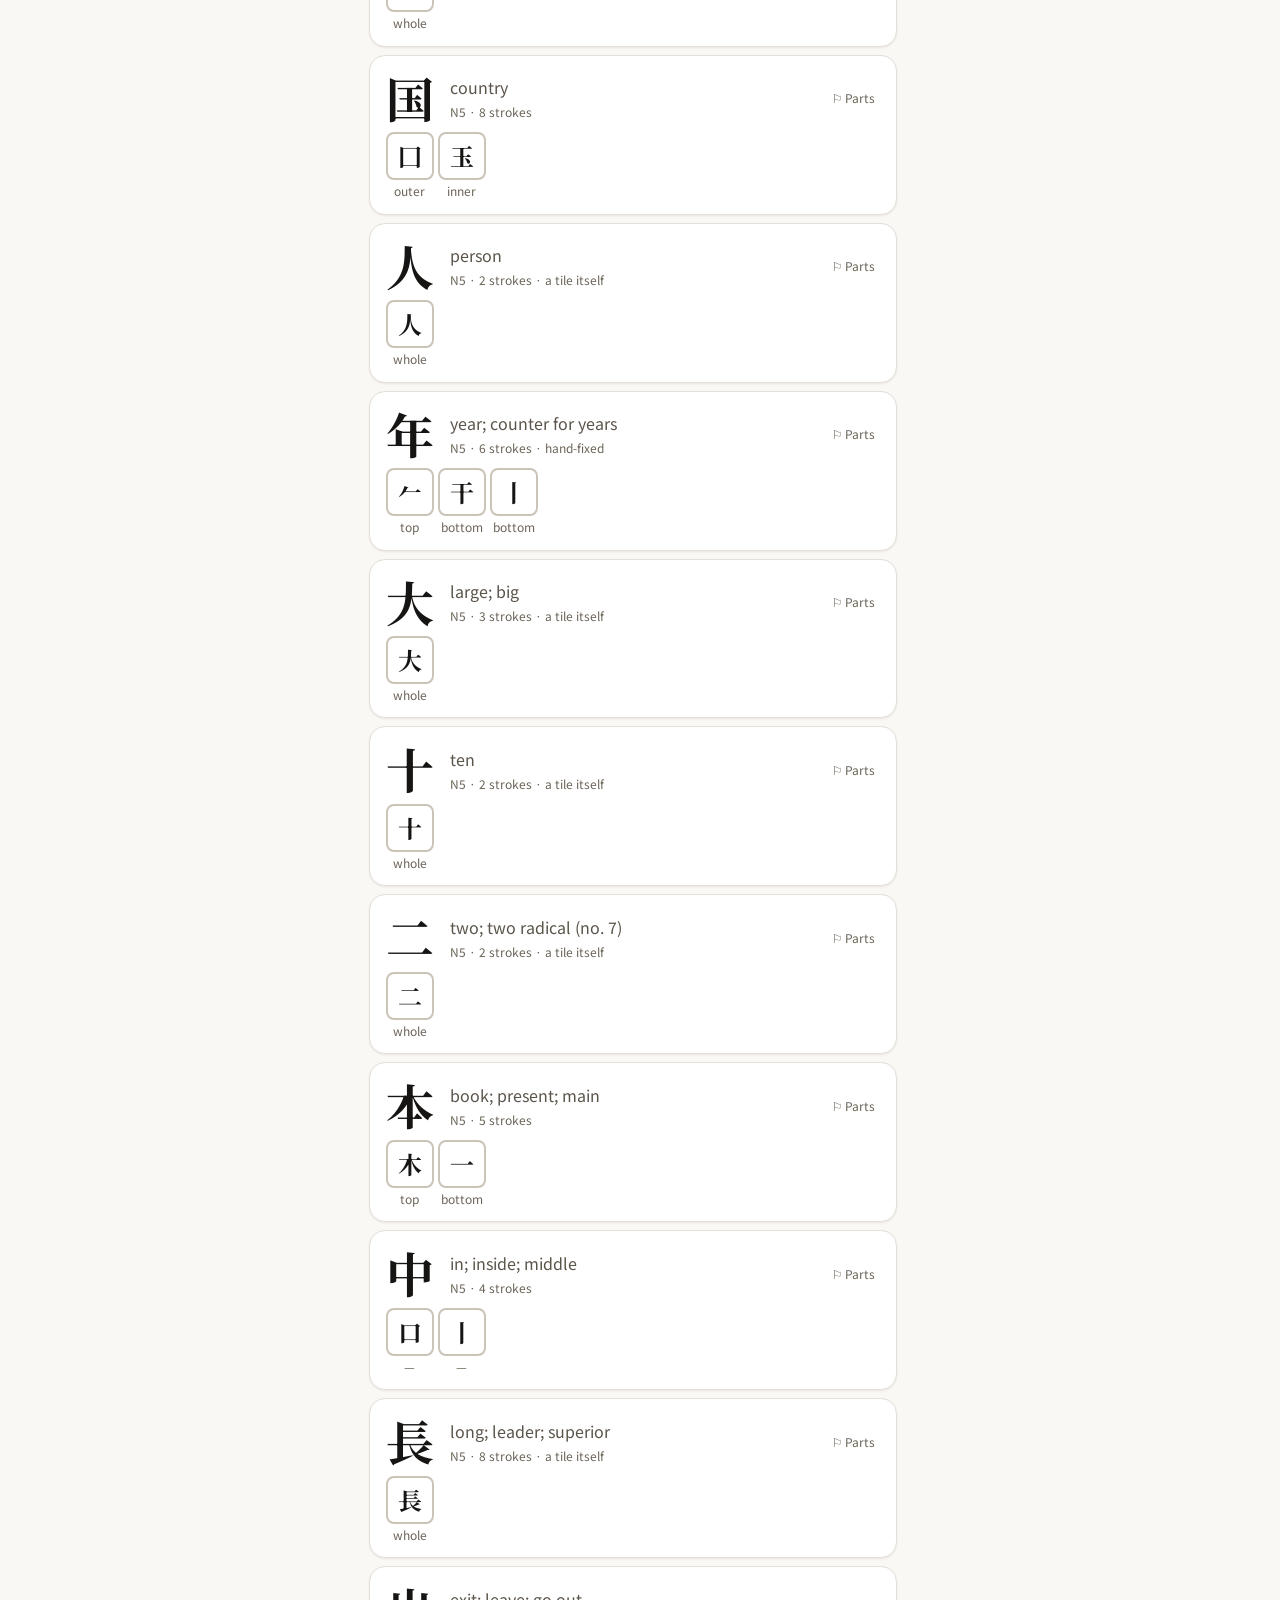
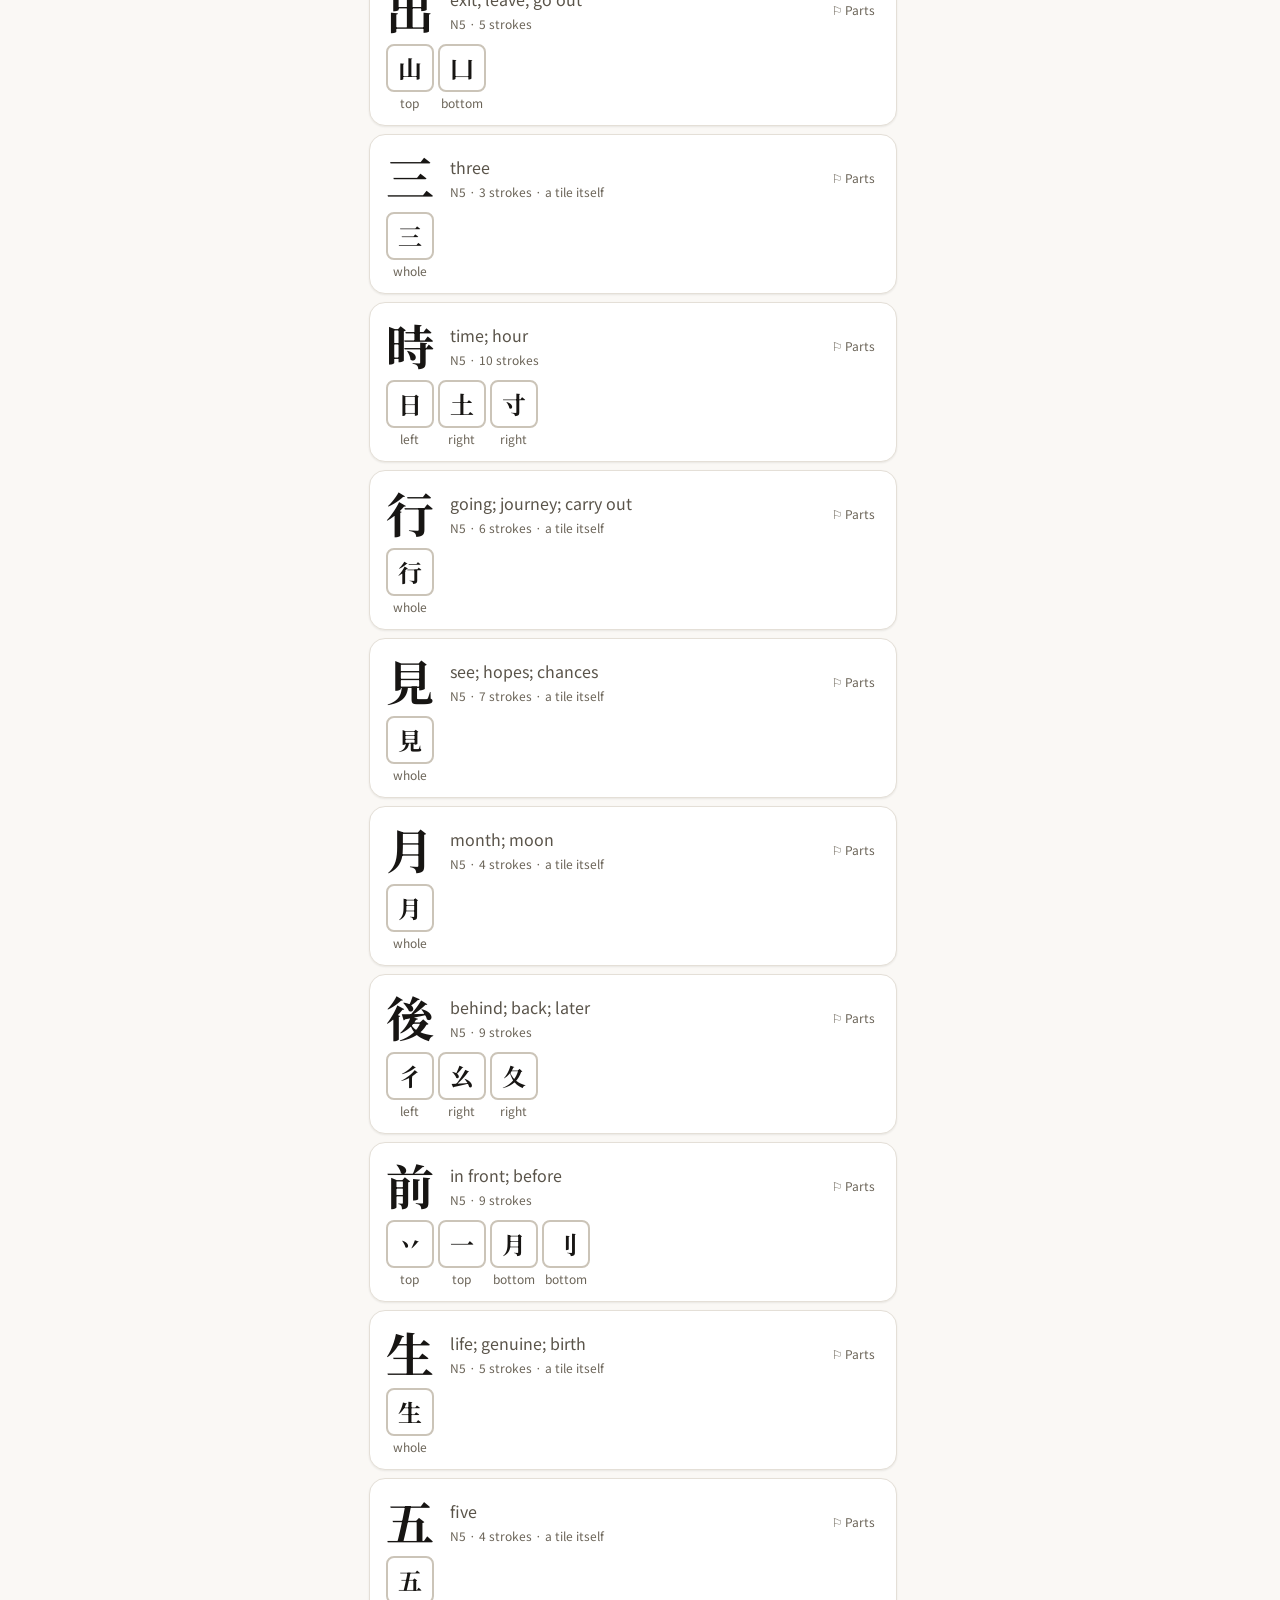
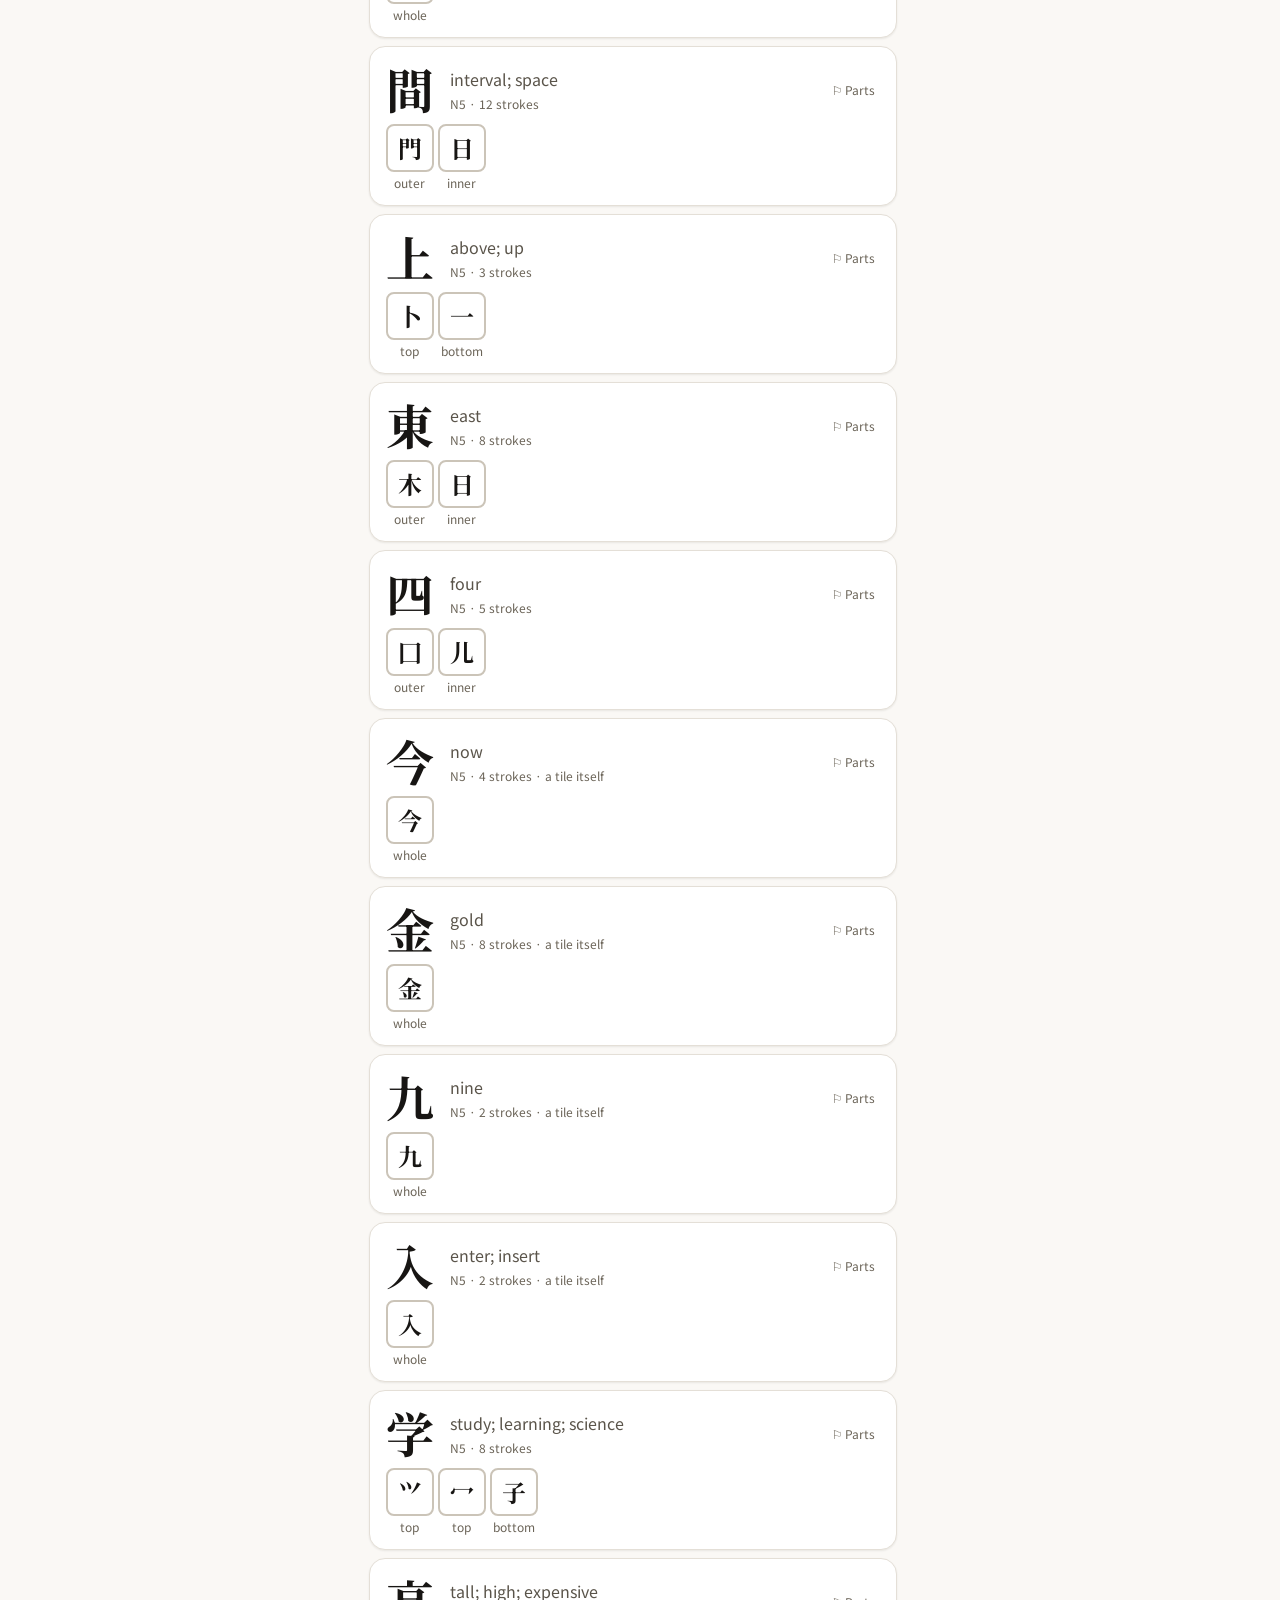
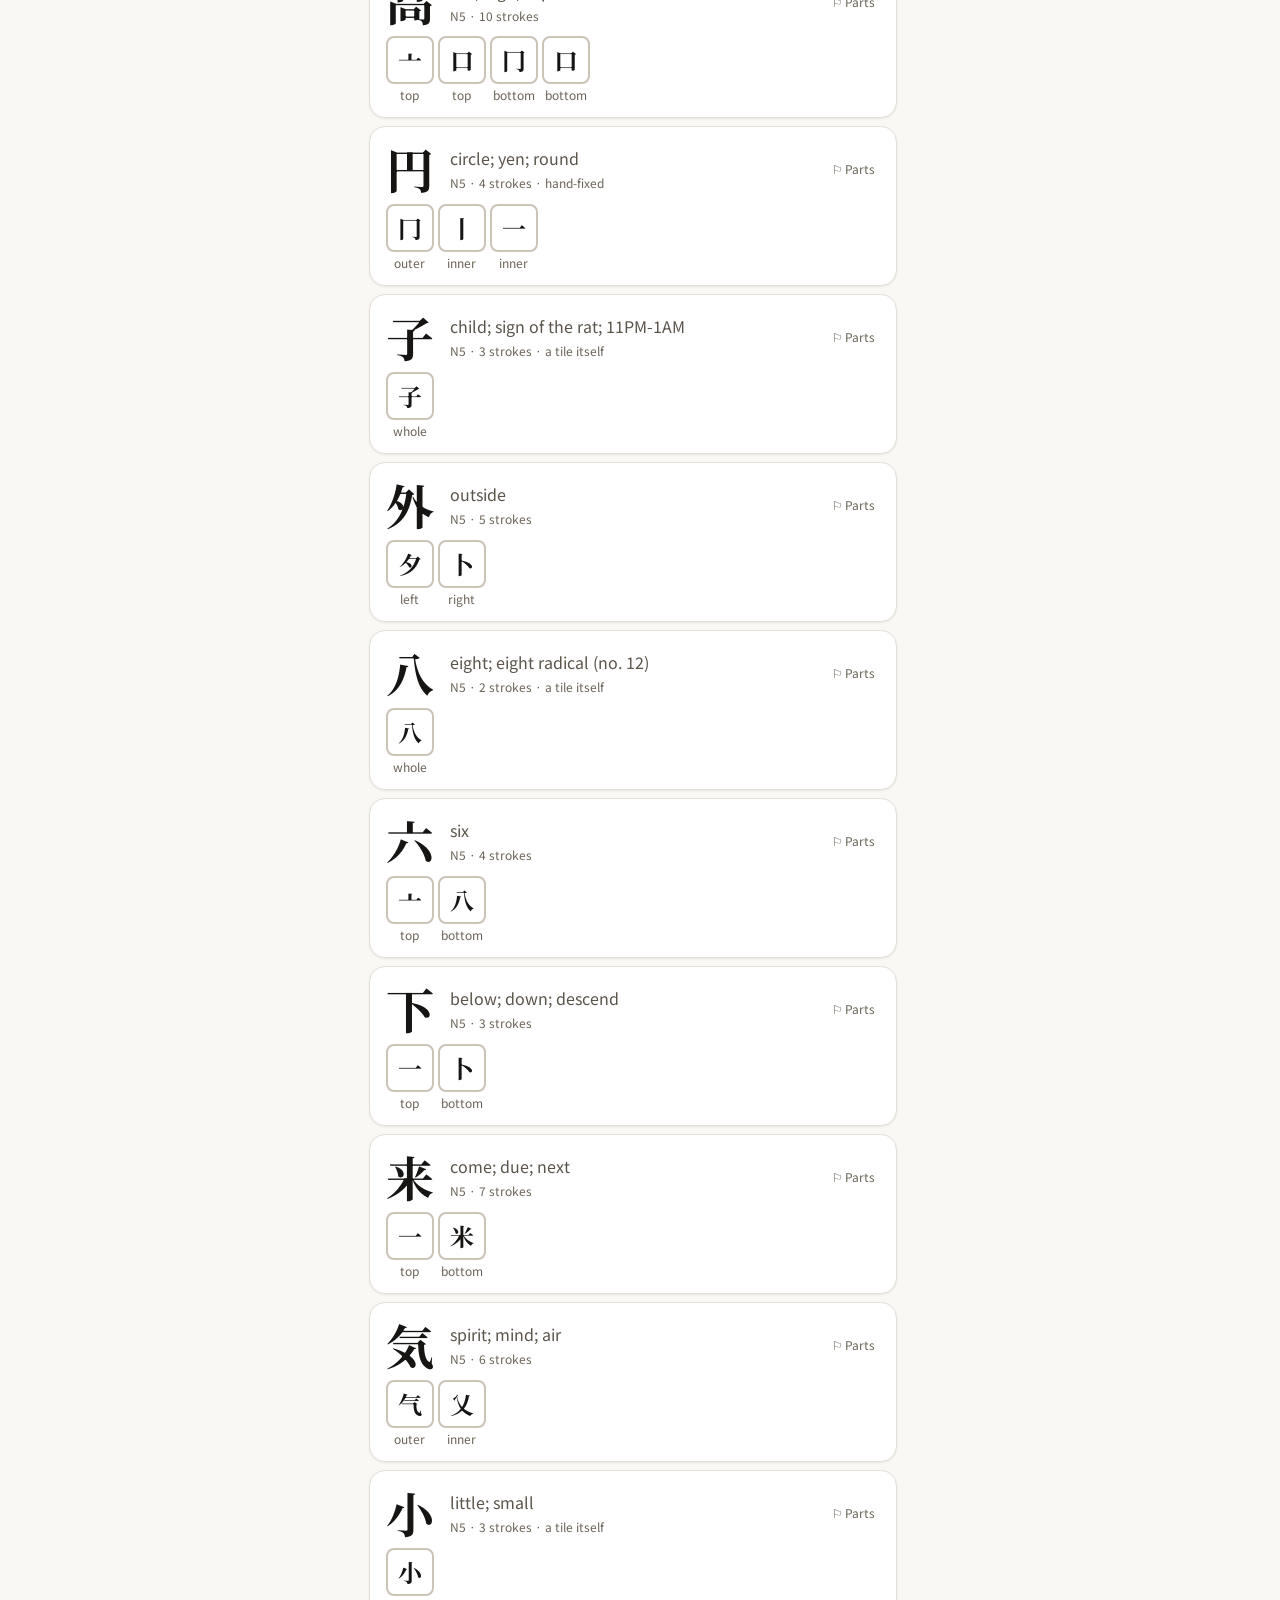
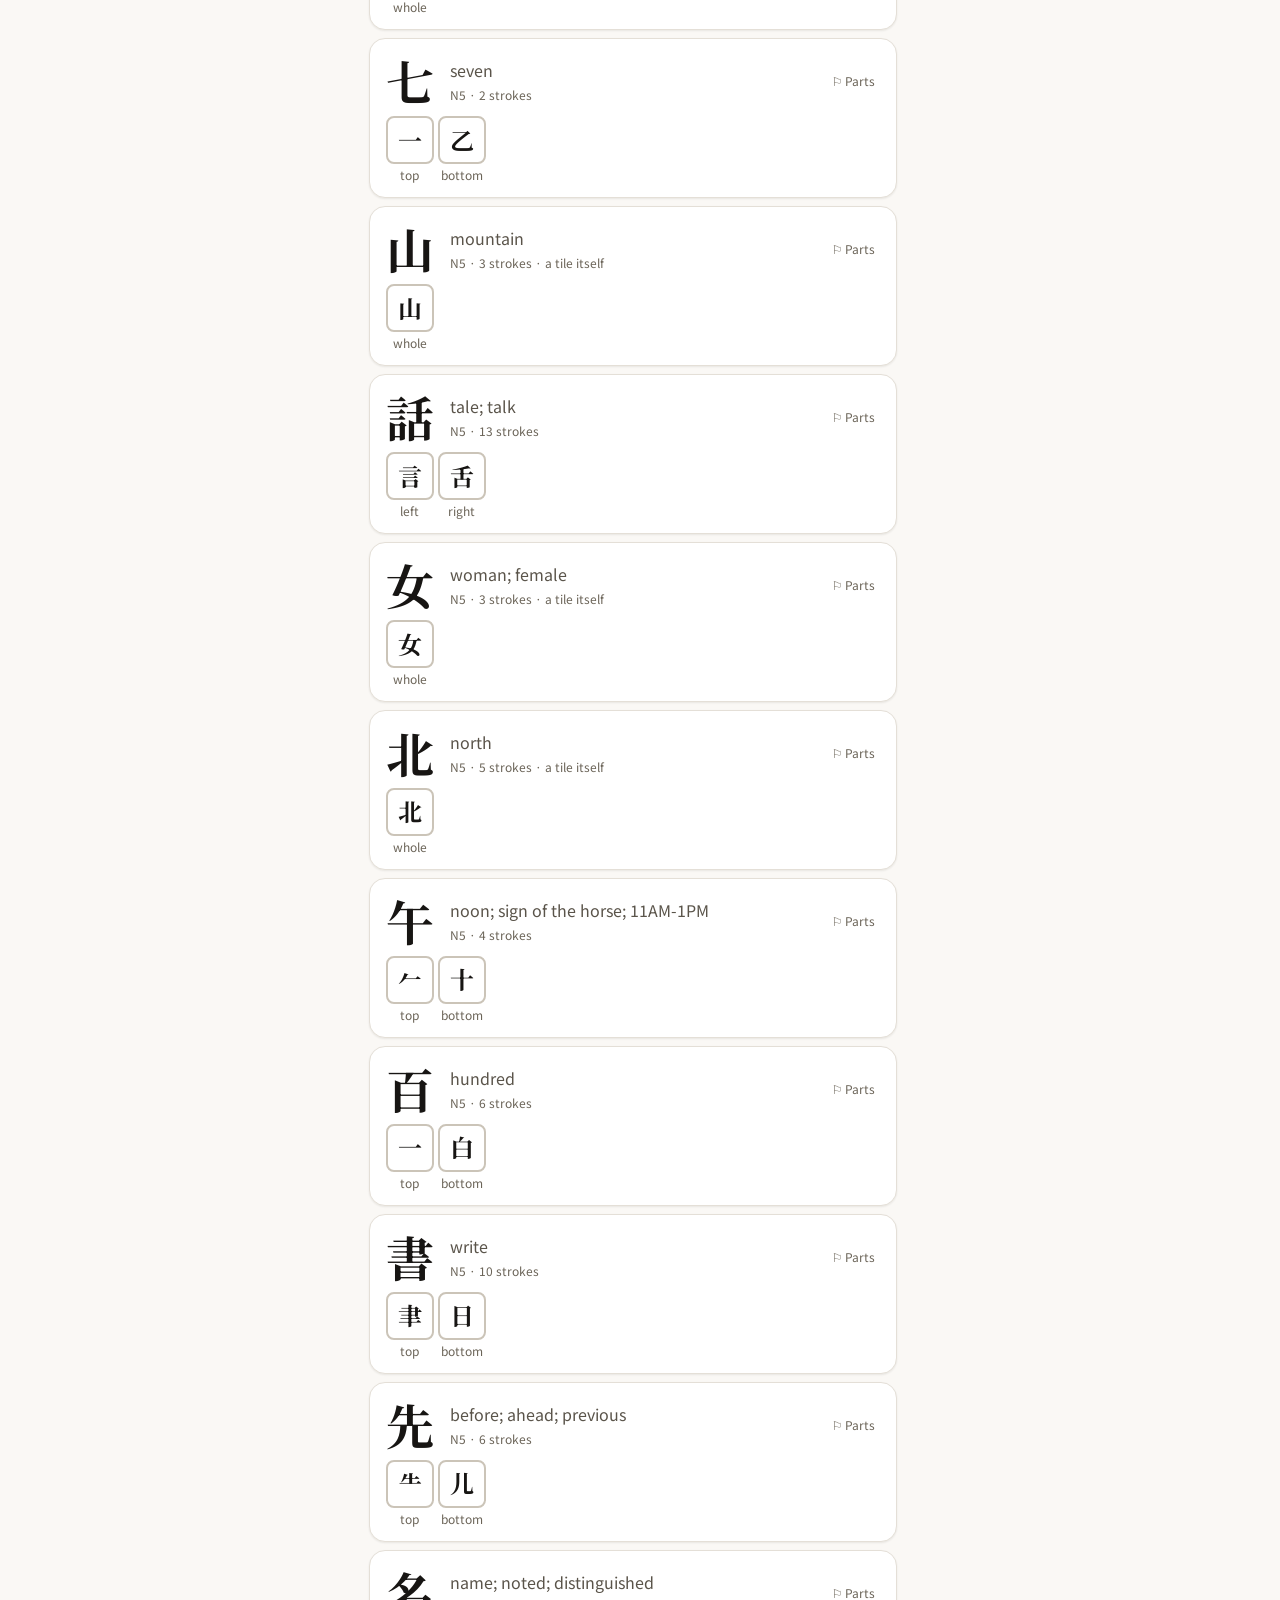
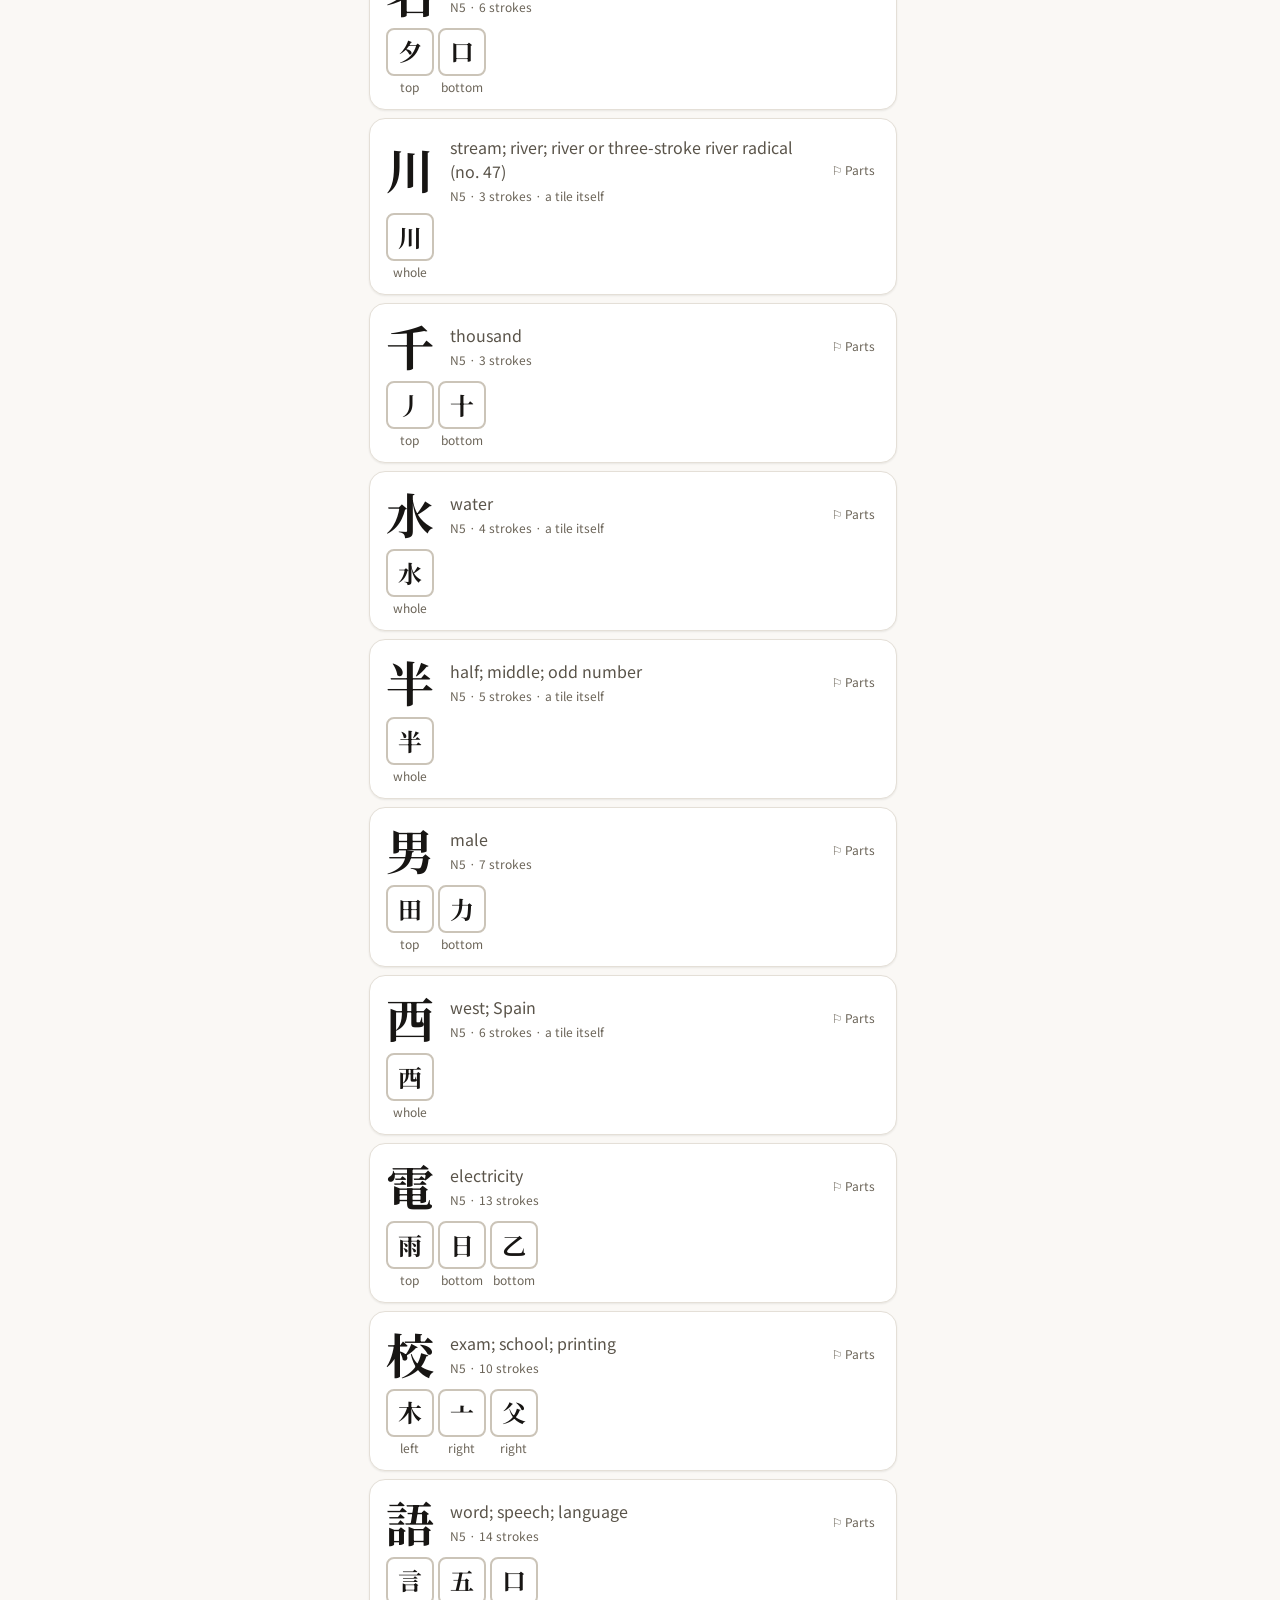
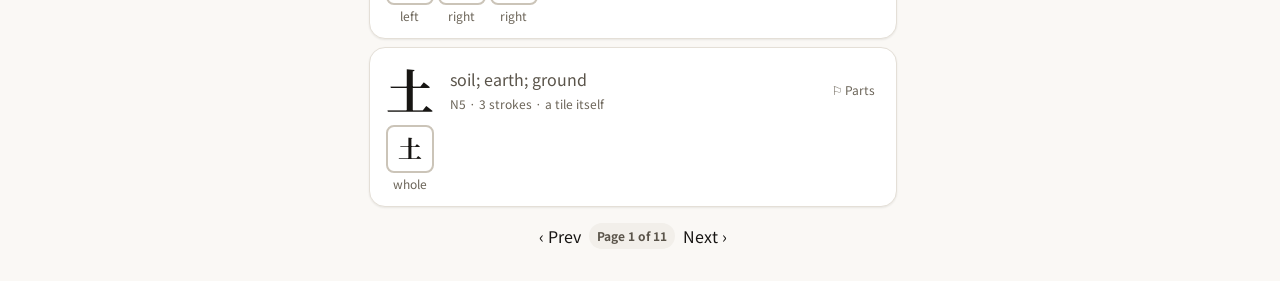
<file: review/parts.html>
<!DOCTYPE html>
<html lang="en">
<head>
  <meta charset="utf-8">
  <meta name="viewport" content="width=device-width, initial-scale=1, viewport-fit=cover">
  <title>Parts check · Kanjiru</title>
  <meta name="robots" content="noindex">
  <link rel="icon" type="image/svg+xml" href="../favicon.svg">
  <script src="../tokens.js"></script>
  <link rel="preconnect" href="https://fonts.googleapis.com">
  <link rel="preconnect" href="https://fonts.gstatic.com" crossorigin>
  <link href="https://fonts.googleapis.com/css2?family=Noto+Sans+JP:wght@400;500;700&family=Noto+Serif+JP:wght@700;900&display=swap" rel="stylesheet">
  <link rel="stylesheet" href="../styles.css">
  <link rel="stylesheet" href="review.css">
</head>
<body>
  <header class="app-header">
    <h1 class="brand">
      <span class="brand-kanji" lang="ja">部</span>
      <span class="brand-name">Parts check</span>
    </h1>
    <div class="header-actions">
      <a class="chip" href="./">Word review</a>
      <span class="pill" id="save-status">Loading…</span>
    </div>
  </header>

  <main class="app-main review-main">
    <section class="card review-controls" aria-labelledby="palette-title">
      <h2 class="review-title" id="palette-title">Palette</h2>
      <p class="review-note" id="palette-summary"></p>
      <div id="palette"></div>
    </section>

    <section class="card review-controls" id="kanji-section" aria-labelledby="kanji-title">
      <h2 class="review-title" id="kanji-title">Breakdowns</h2>
      <p class="review-note">Each part shows where it sits in the whole kanji. Flag any that look wrong; the next build lists them.</p>
      <div class="filter-group" id="filter-kind" role="group" aria-label="Which kanji"></div>
      <input class="review-search" id="search" type="search" placeholder="Search kanji, reading or meaning" autocomplete="off">
      <p class="review-counts" id="counts"></p>
    </section>

    <div class="review-bulk">
      <button class="chip" type="button" id="download">Download review.json</button>
    </div>

    <ol class="review-list" id="list"></ol>

    <nav class="review-pager" id="pager" aria-label="Pages"></nav>
  </main>

  <script type="module" src="parts.js"></script>
</body>
</html>
</file>
<file: styles.css>
/*
 * Kanjiru — global styles.
 * Every colour, space, size, radius, shadow and timing comes from the
 * tokens in tokens.js. Breakpoints and z-index are written out on purpose.
 */

/* ── Reset ─────────────────────────────────────────────────────────── */

*, *::before, *::after { box-sizing: border-box; }

html, body { margin: 0; padding: 0; }

/* The scrollbar's room is kept even on a page too short to scroll, so the
   layout doesn't shift sideways between pages on a desktop (2026-11-10).
   Overlay scrollbars (phones, macOS) take no room either way. */
html { scrollbar-gutter: stable; }

/* A modal's backdrop, and a header tip's dimming, stop short of that kept
   room, which shows the root's background: while either shows, the root
   takes the same dimming over the page, so the whole screen dims
   (2026-11-11; seen with classic scrollbars, as on Windows). */
html:has(.head-tip) { --gutter-dim: color-mix(in srgb, var(--color-bg-overlay) calc(var(--opacity-soft) * 100%), transparent); }
/* After the tip's, so a modal opened over a tip dims the gutter as its own
   backdrop does. */
html:has(dialog:modal) { --gutter-dim: var(--color-bg-overlay); }
html:is(:has(dialog:modal), :has(.head-tip)) {
  background: linear-gradient(var(--gutter-dim), var(--gutter-dim)), var(--color-bg-page);
}

/* A phone turned on its side enlarges text it thinks is small, unevenly
   (iOS Safari). Sizes stay as the tokens set them; pinch zoom still works. */
html {
  -webkit-text-size-adjust: 100%;
  text-size-adjust: 100%;
}

body {
  min-height: 100vh;
  min-height: 100dvh;
  display: flex;
  flex-direction: column;
  background: var(--color-bg-page);
  color: var(--color-text-primary);
  font-family: var(--font-family-ui);
  font-size: var(--font-size-md);
  line-height: var(--font-lineHeight-normal);
  -webkit-font-smoothing: antialiased;
  -webkit-tap-highlight-color: transparent;
}

h1, h2, h3, p { margin: 0; }

button {
  font: inherit;
  color: inherit;
  background: none;
  border: 0;
  padding: 0;
  cursor: pointer;
}

button:disabled { cursor: default; }

:focus-visible {
  outline: var(--stroke-thick) solid var(--color-border-focus);
  outline-offset: var(--stroke-thick);
  border-radius: var(--radius-sm);
}

a {
  color: var(--color-link-default);
  transition: color var(--transition-hover) var(--transition-ease);
}
@media (hover: hover) {
  a:hover { color: var(--color-link-hover); }
}

/* Kanji shown as kanji (tiles, the brand, example words) use the serif.
   Only marked elements: the page itself may be lang="ja" for the Japanese
   interface, which keeps the sans UI font. */
body [lang="ja"], .kanji { font-family: var(--font-family-kanji); }

/* ── Layout ────────────────────────────────────────────────────────── */

.app-header,
.app-main,
.app-footer {
  width: 100%;
  max-width: var(--layout-container);
  margin: 0 auto;
  /* Clear of a phone's notch and rounded corners when it's on its side:
     the page reaches the screen's edges (viewport-fit=cover, index.html). */
  padding-left: max(var(--spacing-md), env(safe-area-inset-left, 0px));
  padding-right: max(var(--spacing-md), env(safe-area-inset-right, 0px));
}

/* Without JavaScript nothing runs, the tokens included: index.html's note. */
.noscript { text-align: center; }

.app-header {
  display: flex;
  align-items: center;
  justify-content: space-between;
  gap: var(--spacing-sm);
  padding-top: var(--spacing-md);
  padding-bottom: var(--spacing-md);
}

.brand {
  display: flex;
  align-items: baseline;
  gap: var(--spacing-sm);
  min-width: 0;
  font-size: var(--font-size-xl);
  font-weight: var(--font-weight-bold);
  line-height: var(--font-lineHeight-tight);
}

.brand-link {
  display: flex;
  align-items: baseline;
  gap: var(--spacing-sm);
  color: inherit;
  text-decoration: none;
}

@media (hover: hover) {
  .brand-link:hover { color: inherit; }
}

.brand-kanji {
  color: var(--color-text-accent);
  font-weight: var(--font-weight-black);
}

.brand-name { letter-spacing: var(--font-tracking-wide); }

/* On another page the brand is a breadcrumb, 漢 › Points: the mark goes
   home, the page's name follows. */
.brand-mark {
  display: none;
  color: var(--color-text-accent);
  font-weight: var(--font-weight-black);
}

.app-header.is-crumb .brand-mark { display: inline; }
.app-header.is-crumb .brand-kanji,
.app-header.is-crumb .brand-name { display: none; }

.crumb-sep {
  color: var(--color-text-muted);
  font-weight: var(--font-weight-regular);
}

.crumb-page { min-width: 0; }

.header-actions {
  display: flex;
  flex: 0 0 auto;
  align-items: center;
  gap: var(--spacing-sm);
}

/* Every control in the header looks alike: a bordered pill, layout.headBtn
   high, round when it holds an icon alone. The points and the gear on the
   play page; the hints held and the gear in a game; Close on Points,
   Settings and About (app.js). */
.head-btn {
  display: inline-flex;
  align-items: center;
  justify-content: center;
  gap: var(--spacing-xs);
  min-width: var(--layout-headBtn);
  height: var(--layout-headBtn);
  padding: 0 var(--spacing-md) 0 var(--spacing-sm);
  border: var(--stroke-thin) solid var(--color-border-subtle);
  border-radius: var(--radius-full);
  background: var(--color-bg-surface);
  color: var(--color-text-primary);
  font-size: var(--font-size-md);
  font-weight: var(--font-weight-bold);
  line-height: var(--font-lineHeight-tight);
  white-space: nowrap;
  text-decoration: none;
  cursor: pointer;
  transition:
    background-color var(--transition-hover) var(--transition-ease),
    border-color var(--transition-hover) var(--transition-ease),
    color var(--transition-hover) var(--transition-ease),
    transform var(--transition-press) var(--transition-ease);
}

.head-btn.is-icon {
  width: var(--layout-headBtn);
  padding: 0;
  color: var(--color-text-secondary);
}

@media (hover: hover) {
  .head-btn:hover {
    border-color: var(--color-border-default);
    background: var(--color-interactive-hover);
    color: var(--color-text-primary);
  }
}
.head-btn:active { background: var(--color-interactive-active); }
.head-btn[hidden] { display: none; }

.head-btn svg {
  width: var(--layout-headIcon);
  height: var(--layout-headIcon);
}

.head-icon { display: inline-flex; }
.head-icon.is-accent { color: var(--color-text-accent); }

/* The hints held, in a game: the one control there that helps, so it
   stands out (2026-11-10, the user asked): the skin's tint, a faint accent
   edge with a soft glow round it, and a lit bulb (app.js BULB). The edge
   is faint and the glow blurs it, so the curve reads smooth even where a
   hairline would step (2026-11-11, the user asked). */
#hints-open {
  border-color: color-mix(in srgb, var(--color-text-accent) calc(var(--opacity-disabled) * 100%), transparent);
  background: var(--color-interactive-selected);
  box-shadow: 0 0 var(--spacing-sm) color-mix(in srgb, var(--color-text-accent) calc(var(--opacity-faint) * 100%), transparent);
}
@media (hover: hover) {
  #hints-open:hover {
    border-color: color-mix(in srgb, var(--color-text-accent) calc(var(--opacity-soft) * 100%), transparent);
    background: var(--color-interactive-hover);
  }
}
#hints-open:active { background: var(--color-interactive-active); }

.bulb-rays { stroke: var(--color-text-accent); }
.bulb-glass {
  fill: var(--color-hint-bulb);
  stroke: var(--color-text-primary);
}
.bulb-glint { stroke: var(--color-hint-glint); }
.bulb-base { stroke: var(--color-text-primary); }

/* The control a tip points at (app.js renderHeadTip()) sits above the
   tip's dimming (.head-tip) and calls: a ring in the accent swells out and
   fades, over and over; the hints' bulb glows too (2026-11-11, the user
   asked for the pill to stand out more, then the same for every tip). */
.head-btn.is-calling {
  position: relative;
  z-index: 2;
  color: var(--color-text-primary);
  animation: head-call calc(var(--transition-long) * 2) var(--transition-ease) infinite;
}

#hints-open.is-calling .head-icon {
  animation: bulb-glow calc(var(--transition-long) * 2) var(--transition-ease) infinite;
}

@keyframes head-call {
  0%   { box-shadow: 0 0 0 0 color-mix(in srgb, var(--color-text-accent) calc(var(--opacity-strong) * 100%), transparent); }
  100% { box-shadow: 0 0 0 var(--spacing-md) transparent; }
}

@keyframes bulb-glow {
  0%, 100% { filter: none; }
  50%      { filter: drop-shadow(0 0 var(--spacing-xs) var(--color-hint-bulb)); }
}

/* The tooltip (app.js headTip(), one for every tip), hanging from the
   header with an arrow at the control it's about (--tip-arrow: from the
   tip's right edge to its middle): the language tip at the gear
   (.is-small) and the first game's welcome bonus at the hints (.is-card).
   Glass tinted with the skin's accent, so it stands off the page, with a
   soft, thick edge (2026-11-10, the user asked for less sharp, less
   contrasty edges). The rest of the page dims (its shadow's wide spread)
   but the control, which sits above it (.head-btn.is-calling), so the
   arrow's aim is plain (2026-11-11, the user asked). */
.head-tip {
  --tip-fill: color-mix(in srgb, var(--color-text-accent) calc(var(--opacity-tint) * 100%), var(--color-bg-raised));
  --tip-bg: color-mix(in srgb, var(--tip-fill) calc(var(--opacity-strong) * 100%), transparent);
  /* The glass as it looks on the page: the arrow's fill. */
  --tip-solid: color-mix(in srgb, var(--tip-fill) calc(var(--opacity-strong) * 100%), var(--color-bg-page));
  /* The edge, solid, so the tip's and the arrow's are the same colour
     whatever lies behind them (the arrow sits over the page's dimming). */
  --tip-edge: color-mix(in srgb, var(--color-text-accent) calc(var(--opacity-faint) * 100%), var(--tip-solid));
  position: absolute;
  z-index: 1;
  top: calc(100% - var(--spacing-xs));
  right: var(--spacing-md);
  display: flex;
  border: var(--stroke-thick) solid var(--tip-edge);
  border-radius: var(--radius-xl);
  /* The corner nearest the arrow rounds no further than leaves the arrow
     on the straight edge. */
  border-top-right-radius: clamp(var(--radius-sm),
    calc(var(--tip-arrow, var(--spacing-xl)) - var(--layout-tipArrowW) / 2 - var(--stroke-thick)),
    var(--radius-xl));
  background: var(--tip-bg);
  box-shadow:
    var(--shadow-lg),
    0 0 0 100vmax color-mix(in srgb, var(--color-bg-overlay) calc(var(--opacity-soft) * 100%), transparent);
  -webkit-backdrop-filter: blur(var(--blur-glass));
  backdrop-filter: blur(var(--blur-glass));
  animation: toast-in var(--transition-slow) var(--transition-bounce) both;
}

/* The arrow (app.js TIP_ARROW): drawn, its line on the middle of the tip's
   top edge and its fill reaching just inside it, so the edge runs up round
   the point and back without a seam. Its fill is solid (the glass as it
   looks on the page), so the edge it covers doesn't show through it
   (2026-11-11, the user saw a line in it, then asked for a tighter shape). */
.head-tip-arrow {
  position: absolute;
  top: 0;
  right: calc(var(--tip-arrow, var(--spacing-xl)) - var(--layout-tipArrowW) / 2 - var(--stroke-thick));
  width: var(--layout-tipArrowW);
  height: var(--layout-tipArrowH);
  overflow: visible;
  transform: translateY(calc(var(--stroke-thick) / 2 - 100%));
  pointer-events: none;
}
.tip-arrow-fill { fill: var(--tip-solid); }
.tip-arrow-edge {
  fill: none;
  stroke: var(--tip-edge);
  stroke-width: var(--stroke-thick);
}

.head-tip-close {
  flex: 0 0 auto;
  display: inline-flex;
  align-items: center;
  justify-content: center;
  width: var(--spacing-xl);
  height: var(--spacing-xl);
  padding: 0;
  border: none;
  border-radius: var(--radius-full);
  background: none;
  color: var(--color-text-secondary);
  cursor: pointer;
  transition:
    background-color var(--transition-hover) var(--transition-ease),
    color var(--transition-hover) var(--transition-ease);
}
@media (hover: hover) {
  .head-tip-close:hover { background: var(--color-interactive-hover); color: var(--color-text-primary); }
}
.head-tip-close svg { width: var(--layout-headIcon); height: var(--layout-headIcon); }

/* The language tip: one line or two, at the gear. It reaches a little
   past the gear, so the arrow clears the rounded corner. */
.head-tip.is-small {
  right: var(--spacing-sm);
  align-items: center;
  gap: var(--spacing-sm);
  width: min(var(--layout-tip), calc(100% - var(--spacing-md) * 2));
  padding: var(--spacing-sm) var(--spacing-sm) var(--spacing-sm) var(--spacing-md);
}

.head-tip-icon { font-size: var(--font-size-lg); }

.head-tip-text {
  flex: 1 1 auto;
  min-width: 0;
  line-height: var(--font-lineHeight-snug);
}

/* A card the width of the page, its parts stacked and centred: the
   welcome bonus, about the top third of a phone's screen (the user asked,
   2026-11-10): a glowing coin, the bonus, and Maybe later beside Buy a
   hint, which opens the hints. */
.head-tip.is-card {
  left: var(--spacing-md);
  flex-direction: column;
  align-items: center;
  gap: var(--spacing-sm);
  padding: var(--spacing-lg);
  text-align: center;
}

.bonus-coin {
  display: inline-flex;
  align-items: center;
  justify-content: center;
  width: var(--layout-hintBox);
  height: var(--layout-seal);
  font-size: var(--font-size-3xl);
  line-height: var(--font-lineHeight-tight);
  background: radial-gradient(closest-side, color-mix(in srgb, var(--color-hint-bulb) calc(var(--opacity-soft) * 100%), transparent), transparent);
}

.bonus-title {
  font-size: var(--font-size-xs);
  font-weight: var(--font-weight-bold);
  letter-spacing: var(--font-tracking-caps);
  text-transform: uppercase;
  color: var(--color-text-accent);
}

.bonus-amount {
  font-size: var(--font-size-2xl);
  font-weight: var(--font-weight-black);
  line-height: var(--font-lineHeight-tight);
  font-variant-numeric: tabular-nums;
}

.bonus-actions {
  display: flex;
  gap: var(--spacing-sm);
  margin-top: var(--spacing-xs);
}

@media (prefers-reduced-motion: reduce) {
  .head-btn.is-calling,
  #hints-open.is-calling .head-icon,
  .head-tip { animation: none; }
}

/* On every page (app.js glass()): the header sticks to the top and turns
   to glass as the page slides under it (--glass): a floating bar, inset
   from the edges, blurring what passes beneath. On the Points page, as the
   wallet's total goes under it, the total fades (.wallet-total) and the
   header's points come in beside Close (--dock, js/points.js). Both follow
   the scroll, 0 to 1. */
.app-header {
  position: sticky;
  top: 0;
  z-index: 10;
}

.app-header::before {
  content: '';
  position: absolute;
  z-index: -1;
  inset: var(--spacing-xs);
  border: var(--stroke-thin) solid var(--color-border-subtle);
  border-radius: var(--radius-full);
  background: color-mix(in srgb, var(--color-bg-surface) calc(var(--opacity-strong) * 100%), transparent);
  box-shadow: var(--shadow-md);
  -webkit-backdrop-filter: blur(var(--blur-glass));
  backdrop-filter: blur(var(--blur-glass));
  opacity: var(--glass, 0);
  pointer-events: none;
}

.head-points {
  cursor: default;
  opacity: var(--dock, 0);
  transform: translateY(calc((1 - var(--dock, 0)) * var(--spacing-sm)));
  pointer-events: none;
}

@media (prefers-reduced-motion: reduce) {
  .head-points { transform: none; }
}

/* On phones there's room for one name only: the one in the page's language. */
@media (max-width: 419px) {
  html[lang="en"] .brand-kanji,
  html:not([lang="en"]) .brand-name { display: none; }
}

.app-main {
  flex: 1;
  display: flex;
  flex-direction: column;
  gap: var(--spacing-xl);
  padding-bottom: var(--spacing-xl);
}

.app-footer {
  display: flex;
  justify-content: center;
  padding-top: var(--spacing-lg);
  padding-bottom: var(--spacing-lg);
}

/* The footer holds only the back-to-apps mark, which shows on the play
   page alone (2026-11-10, the user asked): not in a game, nor on Points,
   Settings or About. app.js sets data-page. */
body:not([data-page="play"]) .app-footer { display: none; }

/* ── Buttons and pills ─────────────────────────────────────────────── */

.icon-btn {
  display: inline-flex;
  align-items: center;
  justify-content: center;
  width: var(--spacing-2xl);
  height: var(--spacing-2xl);
  border-radius: var(--radius-full);
  color: var(--color-text-secondary);
  transition:
    background-color var(--transition-hover) var(--transition-ease),
    transform var(--transition-press) var(--transition-ease);
}

@media (hover: hover) {
  .icon-btn:hover { background: var(--color-interactive-hover); }
}
.icon-btn:active { background: var(--color-interactive-active); }
.icon-btn:disabled { opacity: var(--opacity-disabled); }
.icon-btn svg { width: var(--spacing-lg); height: var(--spacing-lg); }

.pill {
  display: inline-flex;
  align-items: center;
  gap: var(--spacing-xs);
  padding: var(--spacing-xs) var(--spacing-sm);
  border-radius: var(--radius-full);
  background: var(--color-bg-sunken);
  color: var(--color-text-secondary);
  font-size: var(--font-size-xs);
  font-weight: var(--font-weight-bold);
  white-space: nowrap;
}

/* ── Sections ──────────────────────────────────────────────────────── */

.section {
  display: flex;
  flex-direction: column;
  gap: var(--spacing-md);
}

.section-title {
  display: flex;
  align-items: baseline;
  justify-content: space-between;
  gap: var(--spacing-sm);
  font-size: var(--font-size-xs);
  font-weight: var(--font-weight-bold);
  letter-spacing: var(--font-tracking-caps);
  text-transform: uppercase;
  color: var(--color-text-muted);
}

.section-note {
  font-size: var(--font-size-xs);
  color: var(--color-text-muted);
  text-transform: none;
  letter-spacing: var(--font-tracking-none);
  font-weight: var(--font-weight-regular);
}

.card {
  background: var(--color-bg-surface);
  border: var(--stroke-thin) solid var(--color-border-subtle);
  border-radius: var(--radius-xl);
  box-shadow: var(--shadow-sm);
}

/* ── Play page: the play card ──────────────────────────────────────── */

.play-cards {
  display: flex;
  flex-direction: column;
  gap: var(--spacing-md);
}

.play-card {
  display: flex;
  flex-direction: column;
  gap: var(--spacing-lg);
  padding: var(--spacing-lg);
}

.play-top {
  display: flex;
  align-items: center;
  gap: var(--spacing-md);
}

/* The mode's numeral as a hanko seal, in the skin's action colour. */
.play-seal {
  flex: 0 0 auto;
  display: inline-flex;
  align-items: center;
  justify-content: center;
  width: var(--layout-seal);
  height: var(--layout-seal);
  border-radius: var(--radius-lg);
  background: var(--color-action-primary-bg);
  color: var(--color-action-primary-text);
  font-size: var(--font-size-2xl);
  font-weight: var(--font-weight-black);
  line-height: var(--font-lineHeight-tight);
  box-shadow: var(--shadow-sm);
}

.play-card.is-soon .play-seal { opacity: var(--opacity-soft); }

.play-heading {
  flex: 1;
  display: flex;
  flex-direction: column;
  gap: var(--spacing-xs);
  min-width: 0;
}

.play-title {
  font-size: var(--font-size-xl);
  font-weight: var(--font-weight-bold);
  line-height: var(--font-lineHeight-snug);
}

/* Where the daily stands, and on its right, the time to the next one. */
.play-status {
  display: flex;
  align-items: flex-end;
  justify-content: space-between;
  gap: var(--spacing-sm);
}

.play-line {
  min-width: 0;
  color: var(--color-text-secondary);
  line-height: var(--font-lineHeight-snug);
}

.play-line.is-won {
  color: var(--color-text-accent);
  font-weight: var(--font-weight-bold);
}

/* The Hard and Guided switches, a list under a small title. */
.play-level {
  display: flex;
  flex-direction: column;
  padding-top: var(--spacing-md);
  border-top: var(--stroke-thin) solid var(--color-border-subtle);
}

.sheet-section-title,
.fold-title,
.history-title {
  font-size: var(--font-size-xs);
  font-weight: var(--font-weight-bold);
  letter-spacing: var(--font-tracking-caps);
  text-transform: uppercase;
  color: var(--color-text-muted);
}

.play-level .switch-row { padding: var(--spacing-sm) 0; }
.play-level .switch-row:last-child { padding-bottom: 0; }
.play-level .switch-row + .switch-row { border-top: var(--stroke-thin) solid var(--color-border-subtle); }

.play-actions {
  display: flex;
  flex-wrap: wrap;
  gap: var(--spacing-sm);
}

/* Side by side when they fit on one line each, else stacked full width. */
.play-actions .btn {
  flex: 1 1 var(--layout-cardMin);
  white-space: nowrap;
}

/* The flag that ends the game on the go: square, beside Continue. */
.play-actions .play-end {
  flex: 0 0 auto;
  width: var(--spacing-2xl);
  padding: 0;
}
.play-end svg {
  width: var(--layout-headIcon);
  height: var(--layout-headIcon);
}

.play-countdown {
  flex: 0 0 auto;
  display: flex;
  flex-direction: column;
  align-items: flex-end;
  font-size: var(--font-size-xs);
  line-height: var(--font-lineHeight-snug);
  color: var(--color-text-secondary);
  text-align: end;
}

/* ── Play page: folds (How to play, the install tip) ──────────────── */

/* A <details> card that folds to its title: How to play (open for a new
   player, folded after a game; js/howto.js) and the install tip (always
   folded at first; app.js). */
.fold {
  display: flex;
  flex-direction: column;
  padding: 0;
}

.fold-summary {
  display: flex;
  align-items: center;
  justify-content: space-between;
  gap: var(--spacing-sm);
  padding: var(--spacing-md) var(--spacing-lg);
  cursor: pointer;
  list-style: none;
  /* The card's corners, inside its border. Not `inherit`: a <details>
     slots its summary, so it would inherit the slot's square corners
     (the hover showed them, 2026-11-10). Open, the foot is square. */
  border-radius: calc(var(--radius-xl) - var(--stroke-thin));
  transition: background-color var(--transition-hover) var(--transition-ease);
}
.fold[open] > .fold-summary {
  border-bottom-left-radius: 0;
  border-bottom-right-radius: 0;
}

.fold-summary::-webkit-details-marker { display: none; }
@media (hover: hover) {
  .fold-summary:hover { background: var(--color-interactive-hover); }
}

.fold-chevron {
  flex: 0 0 auto;
  width: var(--spacing-sm);
  height: var(--spacing-sm);
  border-right: var(--stroke-thick) solid var(--color-text-muted);
  border-bottom: var(--stroke-thick) solid var(--color-text-muted);
  transform: rotate(45deg);
  transition: transform var(--transition-fold) var(--transition-ease);
}

.fold[open] .fold-chevron,
.sheet-fold[open] > .fold-summary .fold-chevron { transform: rotate(-135deg); }

/* A fold easing shut (js/dom.js smoothFold()) is still [open] until its
   body is gone: its chevron turns back as it starts. */
.fold.is-shutting .fold-chevron,
.sheet-fold.is-shutting > .fold-summary .fold-chevron,
.history-fold.is-shutting .fold-chevron { transform: rotate(45deg); }

.fold-body {
  display: flex;
  flex-direction: column;
  gap: var(--spacing-md);
  /* A gap under the title's hover, so it never touches the content. */
  padding: var(--spacing-sm) var(--spacing-lg) var(--spacing-lg);
}

/* ── Play page: how to play (js/howto.js) ─────────────────────────── */

.howto-lead {
  font-size: var(--font-size-lg);
  font-weight: var(--font-weight-bold);
  line-height: var(--font-lineHeight-snug);
}

.howto-text { color: var(--color-text-secondary); }

/* With a mouse, a line under the little game: the keys can be typed. */
.howto-keys {
  display: none;
  font-size: var(--font-size-xs);
  line-height: var(--font-lineHeight-snug);
  text-align: center;
  color: var(--color-text-secondary);
}

@media (hover: hover) and (pointer: fine) {
  .howto-keys { display: block; }
}

/* Japanese lines break between phrases, not mid-word, where the browser
   can (2026-11-11: 当てよ / う。 read badly). */
.howto :is(.howto-lead, .howto-text, .demo-line, .demo-legend) { word-break: auto-phrase; }

/* The little game: the answer over three rows, a line saying what each
   step shows, and the colours' key under a hairline. Sizes stay put while
   it plays, so nothing below it moves. */
.demo {
  display: flex;
  flex-direction: column;
  align-items: center;
  gap: var(--spacing-md);
  padding: var(--spacing-md);
  border-radius: var(--radius-lg);
  background: var(--color-bg-page);
}

.demo-board {
  display: flex;
  flex-direction: column;
  align-items: center;
  gap: var(--spacing-xs);
}

.demo-row {
  display: flex;
  align-items: center;
  gap: var(--spacing-md);
}

.demo-slot {
  display: flex;
  gap: var(--spacing-xs);
}

.demo-answer-row {
  display: flex;
  justify-content: center;
  min-height: var(--layout-cell);
}

.demo-answer {
  font-size: var(--font-size-2xl);
  line-height: var(--layout-cell);
  color: var(--color-text-accent);
  visibility: hidden;
}

.demo-answer.is-shown {
  visibility: visible;
  animation: kanji-in var(--transition-slow) var(--transition-bounce) both;
}

/* A part typed into its cell pops in, as on the board. */
.demo-cell.is-typed {
  border-color: var(--color-border-strong);
  animation: kanji-in var(--transition-base) var(--transition-bounce) both;
}

.demo-line {
  min-height: calc(var(--font-size-md) * var(--font-lineHeight-snug) * 2);
  margin-top: var(--spacing-xs);
  max-width: var(--layout-powerMin);
  font-size: var(--font-size-xs);
  line-height: var(--font-lineHeight-snug);
  text-align: center;
  color: var(--color-text-secondary);
  opacity: var(--opacity-hidden);
  transition: opacity var(--transition-base) var(--transition-ease);
}

.demo-line.is-shown { opacity: var(--opacity-full); }

/* Three columns, a colour over its words. */
.demo-legend {
  display: grid;
  grid-template-columns: repeat(3, minmax(0, 1fr));
  gap: var(--spacing-sm);
  align-self: stretch;
  margin: 0;
  padding: var(--spacing-md) 0 0;
  border-top: var(--stroke-thin) solid var(--color-border-subtle);
  list-style: none;
  font-size: var(--font-size-xs);
  line-height: var(--font-lineHeight-snug);
  text-align: center;
  color: var(--color-text-secondary);
}

.demo-legend li {
  display: flex;
  flex-direction: column;
  align-items: center;
  gap: var(--spacing-xs);
}

.legend-dot {
  display: block;
  width: var(--spacing-md);
  height: var(--spacing-md);
  border-radius: var(--radius-sm);
}

/* ── Play page: every game played (js/history.js) ──────────────────── */

.history {
  display: flex;
  flex-direction: column;
  gap: var(--spacing-md);
  padding: var(--spacing-lg);
}

.history-head {
  display: flex;
  align-items: baseline;
  justify-content: space-between;
  flex-wrap: wrap;
  gap: var(--spacing-sm);
}

.history-count {
  font-size: var(--font-size-xs);
  color: var(--color-text-muted);
}

.history-list {
  display: flex;
  flex-direction: column;
  margin: 0;
  padding: 0;
  list-style: none;
}

/* The answer, what it means and how it went, then the guesses' squares;
   a tap opens the final board under it. */
.history-item {
  border-top: var(--stroke-thin) solid var(--color-border-subtle);
}

.history-item:first-child { border-top: none; }

.history-summary {
  display: grid;
  grid-template-columns: auto minmax(0, 1fr) auto auto;
  align-items: center;
  gap: var(--spacing-md);
  margin: 0 calc(var(--spacing-sm) * -1);
  padding: var(--spacing-sm);
  border-radius: var(--radius-lg);
  list-style: none;
  transition:
    background-color var(--transition-hover) var(--transition-ease),
    box-shadow var(--transition-hover) var(--transition-ease),
    transform var(--transition-hover) var(--transition-ease);
}

div.history-summary { grid-template-columns: auto minmax(0, 1fr) auto; }

summary.history-summary { cursor: pointer; }
summary.history-summary::-webkit-details-marker { display: none; }
/* On a mouse, a game lifts a little under the pointer (2026-11-11, the
   user asked for a lift on cards). */
@media (hover: hover) {
  summary.history-summary:hover {
    background: var(--color-interactive-hover);
    box-shadow: var(--shadow-sm);
    transform: translateY(calc(var(--stroke-thick) * -1));
  }
}

/* A game listed by Show more fades in (app.js renderHistory()). */
.history-item.is-new { animation: motion-fade-in var(--transition-fold) var(--transition-ease) both; }

/* Opened: the final board, then Delete at the foot, on the right; a gap
   above it, so the row's hover doesn't touch the board. */
.history-body {
  display: flex;
  flex-direction: column;
  padding: var(--spacing-sm) 0;
}
.history-actions {
  display: flex;
  justify-content: flex-end;
}

.history-fold[open] .fold-chevron { transform: rotate(-135deg); }

/* The final board (js/history.js): the kanji guide's frames as the game
   ended (js/play/frame.js), over every guess's tiles. */
.history-board {
  --board-frame: var(--layout-cellMd);
  --frame-1: var(--font-size-md);
  --frame-2: var(--font-size-xs);
  --frame-3: var(--font-size-xs);
  --frame-4: var(--font-size-xs);
  --frame-cover: var(--font-size-xl);
  --frame-inner: var(--font-size-xs);
  --frame-inset: var(--spacing-sm);
  --frame-solved: var(--font-size-xl);
  display: flex;
  flex-direction: column;
  align-items: center;
  gap: var(--spacing-md);
  padding: var(--spacing-sm) 0 var(--spacing-md);
}

.history-frames {
  display: flex;
  flex-wrap: wrap;
  justify-content: center;
  gap: var(--spacing-md);
}

.history-frame {
  display: flex;
  flex-direction: column;
  align-items: center;
  gap: var(--spacing-xs);
}

.history-rows {
  display: flex;
  flex-direction: column;
  align-items: center;
  gap: var(--spacing-xs);
  margin: 0;
  padding: 0;
  list-style: none;
}

.history-row,
.history-slot { display: flex; }
.history-row { gap: var(--spacing-md); }
.history-slot { gap: var(--spacing-xs); }

.history-board .tile.is-cell {
  width: var(--layout-cellSm);
  height: var(--layout-cellSm);
  border-radius: var(--radius-sm);
  font-size: var(--font-size-md);
}

.history-word {
  min-width: var(--layout-cellMd);
  font-size: var(--font-size-xl);
  line-height: var(--font-lineHeight-tight);
}

.history-info {
  display: flex;
  flex-direction: column;
  gap: var(--stroke-thick);
  min-width: 0;
  font-size: var(--font-size-xs);
  line-height: var(--font-lineHeight-snug);
}

.history-gloss {
  overflow: hidden;
  white-space: nowrap;
  text-overflow: ellipsis;
  color: var(--color-text-secondary);
}

.history-meta { color: var(--color-text-muted); }

.history-result {
  font-weight: var(--font-weight-bold);
  color: var(--color-text-primary);
}

.history-result.is-won { color: var(--color-text-accent); }

.history-grid {
  display: grid;
  grid-template-columns: repeat(var(--cols), var(--spacing-sm));
  gap: var(--stroke-thick);
}

.history-sq {
  width: var(--spacing-sm);
  height: var(--spacing-sm);
  border-radius: var(--stroke-thick);
}

/* ── Tiles ─────────────────────────────────────────────────────────── */

.tile {
  display: inline-flex;
  align-items: center;
  justify-content: center;
  width: var(--layout-tile);
  height: var(--layout-tile);
  border-radius: var(--radius-md);
  border: var(--stroke-thick) solid var(--color-tile-border);
  background: var(--color-tile-bg);
  color: var(--color-tile-text);
  font-family: var(--font-family-kanji);
  font-size: var(--font-size-xl);
  font-weight: var(--font-weight-bold);
  line-height: var(--font-lineHeight-tight);
}

.tile.is-hit,
.tile.is-near,
.tile.is-other,
.tile.is-miss {
  border-color: transparent;
  color: var(--color-feedback-text);
}

.tile.is-hit   { background: var(--color-feedback-hit); }
.tile.is-near  { background: var(--color-feedback-near); }
.tile.is-other { background: var(--color-feedback-other); }
.tile.is-miss  { background: var(--color-feedback-miss); }

.is-hit-bg  { background: var(--color-feedback-hit); }
.is-near-bg { background: var(--color-feedback-near); }
.is-miss-bg { background: var(--color-feedback-miss); }

/* Forced colours (Windows' contrast themes) repaint every background with
   the theme's, which would leave a guess's tiles all alike: green, yellow
   and grey are the game, so scored tiles, the legend's squares and the
   looks' examples keep theirs. Everything else takes the theme's colours. */
@media (forced-colors: active) {
  .tile.is-hit,
  .tile.is-near,
  .tile.is-other,
  .tile.is-miss,
  .is-hit-bg,
  .is-near-bg,
  .is-miss-bg,
  .swatch-preview {
    forced-color-adjust: none;
  }
}

/* ── Buttons ───────────────────────────────────────────────────────── */

.btn {
  display: inline-flex;
  align-items: center;
  justify-content: center;
  gap: var(--spacing-xs);
  min-height: var(--spacing-2xl);
  padding: var(--spacing-sm) var(--spacing-md);
  border-radius: var(--radius-full);
  font-weight: var(--font-weight-bold);
  line-height: var(--font-lineHeight-snug);
  transition:
    background-color var(--transition-hover) var(--transition-ease),
    color var(--transition-hover) var(--transition-ease),
    opacity var(--transition-hover) var(--transition-ease),
    transform var(--transition-press) var(--transition-ease);
}

.btn:disabled { opacity: var(--opacity-disabled); }

.btn-large { font-size: var(--font-size-lg); }

.btn-small {
  min-height: var(--spacing-xl);
  padding: var(--spacing-xs) var(--spacing-md);
  font-size: var(--font-size-xs);
}

.btn-primary {
  background: var(--color-action-primary-bg);
  color: var(--color-action-primary-text);
}
@media (hover: hover) {
  .btn-primary:hover:not(:disabled) { background: var(--color-action-primary-hover); }
}

.btn-secondary {
  background: var(--color-action-secondary-bg);
  color: var(--color-action-secondary-text);
}
@media (hover: hover) {
  .btn-secondary:hover:not(:disabled) { background: var(--color-action-secondary-hover); }
}

/* Forced colours drop a button's fill, which is all that showed it was
   one: an edge in the text's colour takes its place (a filled button has
   no border of its own to repaint). */
@media (forced-colors: active) {
  .btn-primary,
  .btn-secondary { border: var(--stroke-thin) solid; }
}

/* A link drawn as a button (About in Settings) keeps the button's look. */
a.btn { text-decoration: none; }
@media (hover: hover) {
  a.btn-secondary:hover { color: var(--color-action-secondary-text); }
}

.btn-ghost { color: var(--color-text-secondary); }
@media (hover: hover) {
  .btn-ghost:hover:not(:disabled) { background: var(--color-interactive-hover); }
}

/* Something that can't be undone (Delete all data): outlined in the accent,
   which keeps AA contrast in every skin. */
.btn-danger {
  color: var(--color-text-accent);
  box-shadow: inset 0 0 0 var(--stroke-thick) currentColor;
}
@media (hover: hover) {
  .btn-danger:hover:not(:disabled) { background: var(--color-interactive-hover); }
}

.btn-row {
  display: flex;
  flex-wrap: wrap;
  gap: var(--spacing-sm);
}

/* ── Settings page, and the modals (.sheet) ──────────────────────── */

/* Settings (js/settings.js): one card of sections, each under a rule but
   the first. */
.settings-card > .sheet-section:first-child {
  padding-top: 0;
  border-top: 0;
}

/* A native <dialog>: showModal() puts it in the top layer, so no z-index. */
.sheet {
  width: 100%;
  max-width: min(var(--layout-container), calc(100% - var(--spacing-md) * 2));
  max-height: calc(100% - var(--spacing-xl) * 2);
  padding: 0;
  border: var(--stroke-thin) solid var(--color-border-subtle);
  border-radius: var(--radius-xl);
  background: var(--color-bg-raised);
  color: var(--color-text-primary);
  box-shadow: var(--shadow-lg);
}

.sheet::backdrop { background: var(--color-bg-overlay); }

/* Opening, a sheet rises in as its backdrop fades; closing, the dialog
   goes at once (so the page takes the focus as before) and a copy of it
   fades out on top (js/dom.js closeSheet(), .sheet-ghost). Opened again
   while its copy fades (the next step of a run of asks), it stays put and
   only its content fades in (.is-again). */
.sheet[open] { animation: sheet-in var(--transition-sheetIn) var(--transition-ease) both; }
.sheet[open]::backdrop { animation: motion-fade-in var(--transition-sheetIn) var(--transition-ease) both; }
.sheet.is-again,
.sheet.is-again::backdrop { animation: none; }
.sheet.is-again > *,
.sheet-body.is-swapped { animation: motion-fade-in var(--transition-sheetOut) var(--transition-ease) both; }

.sheet-ghost {
  position: fixed;
  inset: 0;
  z-index: 20;
  display: grid;
  place-items: center;
  background: var(--color-bg-overlay);
  pointer-events: none;
  animation: motion-fade-out var(--transition-sheetOut) var(--transition-exit) both;
}
.sheet-ghost > .sheet {
  overflow: hidden;
  animation: sheet-out var(--transition-sheetOut) var(--transition-exit) both;
}

@keyframes sheet-in {
  from {
    opacity: var(--opacity-hidden);
    transform: translateY(var(--spacing-sm)) scale(var(--scale-enter));
  }
}
@keyframes sheet-out { to { transform: scale(var(--scale-enter)); } }
@keyframes motion-fade-in { from { opacity: var(--opacity-hidden); } }
@keyframes motion-fade-out { to { opacity: var(--opacity-hidden); } }

.sheet-body {
  display: flex;
  flex-direction: column;
  gap: var(--spacing-lg);
  padding: var(--spacing-lg);
}

.sheet-head {
  display: flex;
  align-items: center;
  justify-content: space-between;
  gap: var(--spacing-sm);
  margin: calc(var(--spacing-sm) * -1) calc(var(--spacing-sm) * -1) calc(var(--spacing-md) * -1) 0;
}

.sheet-title {
  font-size: var(--font-size-lg);
  font-weight: var(--font-weight-bold);
  line-height: var(--font-lineHeight-snug);
}

.sheet-intro { color: var(--color-text-secondary); }

.sheet-section {
  display: flex;
  flex-direction: column;
  gap: var(--spacing-sm);
  padding-top: var(--spacing-lg);
  border-top: var(--stroke-thin) solid var(--color-border-subtle);
}

/* A row with a title and its control side by side (language, appearance). */
.sheet-row {
  flex-direction: row;
  flex-wrap: wrap;
  align-items: center;
  justify-content: space-between;
}

.sheet-row-note { flex-basis: 100%; }

/* A section that folds to its title (Home screen, Move your progress,
   Start over; js/settings.js fold()): the title row is the toggle, reaching
   a spacing-md beyond the title on every side, so it's easy to tap; the
   body starts a little below its hover, so the two never touch. */
.sheet-fold { gap: 0; }
.sheet-fold > .fold-summary {
  margin: calc(var(--spacing-md) * -1);
  padding: var(--spacing-md);
  border-radius: var(--radius-lg);
}
.sheet-fold-body {
  display: flex;
  flex-direction: column;
  gap: var(--spacing-sm);
  padding-top: var(--spacing-lg);
}

/* About's title: tapped quickly enough times, it turns debug mode on
   (js/settings.js). No text selection or double-tap zoom in the way. */
.about-title {
  user-select: none;
  -webkit-user-select: none;
  touch-action: manipulation;
  -webkit-tap-highlight-color: transparent;
}

/* Parts of a section (send, receive, save text). */
.sheet-sub {
  display: flex;
  flex-direction: column;
  gap: var(--spacing-sm);
  padding-top: var(--spacing-sm);
}

.sheet-sub-title {
  margin: 0;
  font-size: var(--font-size-md);
  font-weight: var(--font-weight-bold);
}

/* Switches (js/dom.js switchRow): the name, a tag and a note, then a
   sliding toggle; the whole row toggles it. */
.switch-row {
  display: flex;
  align-items: center;
  justify-content: space-between;
  gap: var(--spacing-md);
  cursor: pointer;
}

.switch-row.is-disabled { cursor: default; opacity: var(--opacity-disabled); }

.switch-text {
  display: flex;
  flex-direction: column;
  gap: var(--stroke-thick);
  min-width: 0;
}

.switch-name {
  display: flex;
  flex-wrap: wrap;
  align-items: baseline;
  column-gap: var(--spacing-sm);
  font-weight: var(--font-weight-bold);
}

.switch-tag {
  padding: 0 var(--spacing-xs);
  border-radius: var(--radius-full);
  background: var(--color-interactive-selected);
  color: var(--color-text-accent);
  font-size: var(--font-size-xs);
}

.switch-note {
  font-size: var(--font-size-xs);
  line-height: var(--font-lineHeight-snug);
  color: var(--color-text-secondary);
}

.switch {
  flex: 0 0 auto;
  position: relative;
  width: var(--layout-switch);
  height: var(--spacing-lg);
  margin: 0;
  border-radius: var(--radius-full);
  /* Off: a sunken track with a strong edge and a strong knob, so the edge
     stands out 3:1 on any card and the knob 3:1 on the track, in every look. */
  background: var(--color-bg-sunken);
  box-shadow: inset 0 0 0 var(--stroke-thin) var(--color-border-strong);
  cursor: pointer;
  appearance: none;
  -webkit-appearance: none;
  transition:
    background-color var(--transition-toggle) var(--transition-ease),
    box-shadow var(--transition-toggle) var(--transition-ease);
}

.switch::before {
  content: '';
  position: absolute;
  top: var(--spacing-xs);
  left: var(--spacing-xs);
  width: var(--spacing-md);
  height: var(--spacing-md);
  border-radius: var(--radius-full);
  background: var(--color-border-strong);
  box-shadow: var(--shadow-sm);
  transition:
    transform var(--transition-toggle) var(--transition-ease),
    background-color var(--transition-toggle) var(--transition-ease);
}

.switch:checked { background: var(--color-action-primary-bg); box-shadow: none; }
.switch:checked::before {
  background: var(--color-action-primary-text);
  transform: translateX(var(--spacing-md));
}

/* A switch just moved: its page drew it afresh, so it starts drawn the way
   it was and slides from there (js/dom.js switchRow()). */
.switch.is-from,
.switch.is-from::before { transition: none; }
.switch:checked.is-from {
  background: var(--color-bg-sunken);
  box-shadow: inset 0 0 0 var(--stroke-thin) var(--color-border-strong);
}
.switch:checked.is-from::before { background: var(--color-border-strong); transform: none; }
.switch:not(:checked).is-from { background: var(--color-action-primary-bg); box-shadow: none; }
.switch:not(:checked).is-from::before {
  background: var(--color-action-primary-text);
  transform: translateX(var(--spacing-md));
}
.switch:disabled { cursor: default; }
.switch:focus-visible { border-radius: var(--radius-full); }

.sheet-note {
  font-size: var(--font-size-xs);
  color: var(--color-text-secondary);
}

/* One of a few (js/dom.js segmented): the picked one is raised. */
.segmented {
  display: inline-flex;
  gap: var(--stroke-thick);
  padding: var(--stroke-thick);
  border-radius: var(--radius-full);
  background: var(--color-bg-sunken);
}

.segment {
  min-height: var(--spacing-xl);
  padding: 0 var(--spacing-md);
  border-radius: var(--radius-full);
  font-family: var(--font-family-ui);
  font-size: var(--font-size-xs);
  font-weight: var(--font-weight-bold);
  color: var(--color-text-secondary);
  transition:
    background-color var(--transition-hover) var(--transition-ease),
    color var(--transition-hover) var(--transition-ease),
    transform var(--transition-press) var(--transition-ease);
}

@media (hover: hover) {
  .segment:hover:not(:disabled) { color: var(--color-text-primary); }
}

/* The picked one has an edge, so it stands out 3:1 from the track. */
.segment[aria-pressed="true"] {
  background: var(--color-bg-surface);
  color: var(--color-text-primary);
  box-shadow: inset 0 0 0 var(--stroke-thin) var(--color-border-strong), var(--shadow-sm);
}

.segment:disabled { opacity: var(--opacity-disabled); }
.segment:focus-visible { border-radius: var(--radius-full); }

/* ── Device transfer ───────────────────────────────────────────────── */

.transfer-code {
  display: flex;
  justify-content: center;
  gap: var(--spacing-md);
  padding: var(--spacing-md);
  border-radius: var(--radius-lg);
  background: var(--color-bg-sunken);
  font-size: var(--font-size-3xl);
  font-weight: var(--font-weight-bold);
  line-height: var(--font-lineHeight-tight);
  letter-spacing: var(--font-tracking-caps);
  font-variant-numeric: tabular-nums;
  user-select: all;
  -webkit-user-select: all;
}

.transfer-countdown {
  font-size: var(--font-size-xs);
  color: var(--color-text-muted);
  text-align: center;
  font-variant-numeric: tabular-nums;
}

.field-row {
  display: flex;
  gap: var(--spacing-sm);
}

.code-input,
.save-text {
  border: var(--stroke-thick) solid var(--color-border-default);
  border-radius: var(--radius-md);
  background: var(--color-bg-surface);
  color: var(--color-text-primary);
  font: inherit;
}

.code-input {
  flex: 1;
  min-width: 0;
  padding: var(--spacing-xs) var(--spacing-md);
  font-size: var(--font-size-lg);
  font-weight: var(--font-weight-bold);
  letter-spacing: var(--font-tracking-caps);
  text-transform: uppercase;
}

.code-input::placeholder,
.save-text::placeholder {
  color: var(--color-text-muted);
  font-weight: var(--font-weight-regular);
  letter-spacing: var(--font-tracking-none);
  text-transform: none;
}

.save-text {
  width: 100%;
  padding: var(--spacing-sm);
  font-size: var(--font-size-xs);
  line-height: var(--font-lineHeight-snug);
  word-break: break-all;
  resize: vertical;
}

.save-text[readonly] {
  background: var(--color-bg-sunken);
  color: var(--color-text-secondary);
}

.code-input:focus-visible,
.save-text:focus-visible {
  outline: var(--stroke-thick) solid var(--color-border-focus);
  outline-offset: 0;
  border-color: transparent;
}

/* Messages keep the readable text colour; the bar at the side says
   whether it went well. */
.transfer-status {
  padding-left: var(--spacing-sm);
  border-left: var(--stroke-thick) solid var(--color-border-default);
  font-size: var(--font-size-xs);
}

.transfer-status:empty { display: none; }
.transfer-status.is-ok { border-left-color: var(--color-status-success); }
.transfer-status.is-error { border-left-color: var(--color-status-danger); }

/* Merge or replace: asked when this device has progress of its own. */
.ask {
  display: flex;
  flex-direction: column;
  align-items: flex-start;
  gap: var(--spacing-sm);
  padding: var(--spacing-md);
  border-radius: var(--radius-lg);
  background: var(--color-bg-sunken);
}

.ask-title { font-weight: var(--font-weight-bold); }

.ask-options {
  display: grid;
  grid-template-columns: repeat(auto-fit, minmax(var(--layout-powerMin), 1fr));
  gap: var(--spacing-sm);
  width: 100%;
}

.ask-option {
  display: flex;
  flex-direction: column;
  gap: var(--spacing-xs);
  padding: var(--spacing-sm) var(--spacing-md);
  border-radius: var(--radius-lg);
  border: var(--stroke-thick) solid var(--color-border-subtle);
  background: var(--color-bg-surface);
  text-align: left;
  transition:
    border-color var(--transition-hover) var(--transition-ease),
    box-shadow var(--transition-hover) var(--transition-ease),
    opacity var(--transition-hover) var(--transition-ease),
    transform var(--transition-press) var(--transition-ease);
}

/* On a mouse, an option lifts a little under the pointer. */
@media (hover: hover) {
  .ask-option:hover:not(:disabled) {
    border-color: var(--color-border-default);
    box-shadow: var(--shadow-sm);
    transform: translateY(calc(var(--stroke-thick) * -1));
  }
}

.ask-option-name { font-weight: var(--font-weight-bold); }
.ask-option.is-replace .ask-option-name { color: var(--color-text-accent); }

.ask-option-desc {
  font-size: var(--font-size-xs);
  color: var(--color-text-secondary);
}

/* The ask before something that can't be undone (js/confirm.js): ending a
   game, resetting achievements, deleting everything. */
.ask-sheet .ask-options { grid-template-columns: 1fr; }
.ask-sheet .ask-option { border-color: var(--color-border-default); }
@media (hover: hover) {
  .ask-sheet .ask-option:hover:not(:disabled) { border-color: var(--color-border-strong); }
}
.ask-option.is-danger .ask-option-name { color: var(--color-text-accent); }
.ask-option:disabled { opacity: var(--opacity-disabled); cursor: not-allowed; }

.ask-sheet-titles {
  flex: 1 1 auto;
  display: flex;
  flex-direction: column;
  gap: var(--spacing-xs);
}

/* An × in place of Cancel (End game's ask). */
.ask-close {
  flex: 0 0 auto;
  align-self: flex-start;
}

.ask-step {
  font-size: var(--font-size-xs);
  font-weight: var(--font-weight-bold);
  letter-spacing: var(--font-tracking-caps);
  text-transform: uppercase;
  color: var(--color-text-muted);
}

.ask-sheet-body { color: var(--color-text-secondary); }

.ask-typed-row {
  display: flex;
  flex-direction: column;
  gap: var(--spacing-xs);
}

.ask-typed-hint { font-weight: var(--font-weight-bold); }

/* ── Shared bits ───────────────────────────────────────────────────── */

/* Read by screen readers, not shown. (Clue names above the keyboard too:
   their icons stand in for them, see "Hints".) */
.visually-hidden,
.picker.is-keyboard .clue-label {
  position: absolute;
  width: var(--stroke-thin);
  height: var(--stroke-thin);
  margin: calc(var(--stroke-thin) * -1);
  padding: 0;
  border: 0;
  overflow: hidden;
  clip-path: inset(50%);
  white-space: nowrap;
}

/* A short message: the readable text colour, with a bar at the side that
   says whether it went well. */
.status-line {
  padding-left: var(--spacing-sm);
  border-left: var(--stroke-thick) solid var(--color-border-default);
  font-size: var(--font-size-xs);
  color: var(--color-text-secondary);
}

.status-line:empty { display: none; }
.status-line.is-ok { border-left-color: var(--color-status-success); }
.status-line.is-error {
  border-left-color: var(--color-status-danger);
  color: var(--color-text-primary);
}

.loading { color: var(--color-text-muted); }

/* Glyphs the fonts lack, 1em square like text: Noto Serif JP's own outline,
   filled (js/play/glyph.js), or KanjiVG's strokes where there's none. */
.glyph-svg {
  width: 1em;
  height: 1em;
  overflow: visible;
}

.glyph-svg path {
  fill: none;
  stroke: currentColor;
  stroke-width: calc(var(--stroke-thick) * 1.25);
  stroke-linecap: round;
  stroke-linejoin: round;
  vector-effect: non-scaling-stroke;
}

.glyph-svg.is-outline path {
  fill: currentColor;
  stroke: none;
}

/* ── Game screen ───────────────────────────────────────────────────── */

.game {
  display: flex;
  flex-direction: column;
  gap: var(--spacing-md);
}

.game-count { font-variant-numeric: tabular-nums; }

.game-soon {
  display: flex;
  flex-direction: column;
  gap: var(--spacing-md);
  padding: var(--spacing-lg);
}

/* Game-screen tiles: smaller than the start screen's example. */
.tile.is-cell {
  width: var(--layout-cell);
  height: var(--layout-cell);
  font-size: var(--font-size-lg);
}

/* The Arrows hint: a chevron at a yellow tile's left or right edge, in
   the tile's text colour (so it keeps the text's contrast), pointing the
   way to where its part lies. */
.tile.has-way { position: relative; }
.tile-way {
  position: absolute;
  top: 50%;
  width: var(--spacing-sm);
  height: var(--spacing-sm);
  border: 0 solid currentColor;
  pointer-events: none;
}
.tile-way.is-left {
  --way-dir: -1;
  left: var(--spacing-xs);
  border-width: 0 0 var(--stroke-thick) var(--stroke-thick);
  transform: translateY(-50%) rotate(45deg);
}
.tile-way.is-right {
  --way-dir: 1;
  right: var(--spacing-xs);
  border-width: var(--stroke-thick) var(--stroke-thick) 0 0;
  transform: translateY(-50%) rotate(45deg);
}
/* Used: each arrow slides out from the middle toward its edge and nudges. */
.tile-way.is-pointed {
  animation: way-point var(--transition-reveal) var(--transition-bounce) var(--at, 0ms) both;
}
@keyframes way-point {
  0%   { opacity: 0; translate: calc(var(--way-dir) * -1 * var(--spacing-md)) 0; }
  60%  { opacity: 1; translate: calc(var(--way-dir) * var(--spacing-xs)) 0; }
  100% { opacity: 1; translate: 0 0; }
}

/* Each mark's colour as a variable too, for the reveal below. */
.tile.is-hit  { --mark-bg: var(--color-feedback-hit); }
.tile.is-near { --mark-bg: var(--color-feedback-near); }
.tile.is-other { --mark-bg: var(--color-feedback-other); }
.tile.is-miss { --mark-bg: var(--color-feedback-miss); }

/* ── Board ─────────────────────────────────────────────────────────── */

/* At Normal and Hard, fitBoard() in js/play/screen.js sizes the board:
   data-cell and data-frame pick layout tokens (the largest that fit). */
.board {
  position: relative;   /* the win effect plays over it (.fx-board) */
  --board-cell: var(--layout-cell);
  --board-font: var(--font-size-lg);
  --board-kanji: var(--font-size-2xl);
  --board-frame: var(--layout-frame);
  --frame-1: var(--font-size-lg);
  --frame-2: var(--font-size-md);
  --frame-3: var(--font-size-xs);
  --frame-4: var(--font-size-xs);
  --frame-cover: var(--font-size-3xl);
  --frame-inner: var(--font-size-xs);
  --frame-inset: var(--spacing-md);
  --frame-solved: var(--font-size-2xl);
}

/* The result card's answer row takes the board's cell size too
   (js/play/screen.js sizeResult()). */
.game-result {
  --board-cell: var(--layout-cell);
  --board-font: var(--font-size-lg);
}

:is(.board, .game-result)[data-cell="xs"] {
  --board-cell: var(--layout-cellXs);
  --board-font: var(--font-size-md);
  --board-kanji: var(--font-size-lg);
}

:is(.board, .game-result)[data-cell="sm"] {
  --board-cell: var(--layout-cellSm);
  --board-kanji: var(--font-size-xl);
}

:is(.board, .game-result)[data-cell="md"] {
  --board-cell: var(--layout-cellMd);
  --board-font: var(--font-size-xl);
}

:is(.board, .game-result)[data-cell="lg"] {
  --board-cell: var(--layout-cellLg);
  --board-font: var(--font-size-2xl);
  --board-kanji: var(--font-size-3xl);
}

/* With a mouse and the room (fitBoard()'s DESKTOP_SIZES). */
:is(.board, .game-result)[data-cell="2xl"] {
  --board-cell: var(--layout-cell2xl);
  --board-font: var(--font-size-3xl);
  --board-kanji: var(--font-size-3xl);
}

:is(.board, .game-result)[data-cell="xl"] {
  --board-cell: var(--layout-cellXl);
  --board-font: var(--font-size-2xl);
  --board-kanji: var(--font-size-3xl);
}

.board[data-frame="sm"] {
  --board-frame: var(--layout-frameSm);
  --frame-1: var(--font-size-md);
  --frame-2: var(--font-size-xs);
  --frame-cover: var(--font-size-2xl);
  --frame-inset: var(--spacing-sm);
}


.board-grid,
.board-rows {
  display: flex;
  flex-direction: column;
  gap: var(--spacing-xs);
}

.board-rows:empty { display: none; }

.board-row {
  display: flex;
  align-items: center;
  gap: var(--spacing-sm);
  min-height: var(--layout-cell);
}

.row-kanji {
  flex: 0 0 auto;
  display: inline-flex;
  align-items: center;
  justify-content: center;
  min-width: var(--layout-cell);
  height: var(--layout-cell);
  font-size: var(--font-size-2xl);
  line-height: var(--font-lineHeight-tight);
}

.row-tiles {
  flex: 0 1 auto;
  min-width: 0;
  display: flex;
  flex-wrap: wrap;
  gap: var(--spacing-xs);
}

.row-gap { width: var(--spacing-sm); }

/* Parts levels with places: a gap where the place changes, and the
   places above the board, one label over each run of cells. */
.cell-gap { width: var(--spacing-xs); }

.board-shape:empty { display: none; }
.board-shape .board-row { min-height: 0; }
.board-shape .row-kanji { height: auto; }

.shape-place {
  width: calc(var(--board-cell) * var(--n, 1) + var(--spacing-xs) * (var(--n, 1) - 1));
  font-size: var(--font-size-xs);
  line-height: var(--font-lineHeight-snug);
  color: var(--color-text-muted);
  text-align: center;
  white-space: nowrap;
}

/* The place of the selected cell: the keys that stay bright are for it. */
.shape-place.is-active {
  color: var(--color-text-accent);
  font-weight: var(--font-weight-bold);
}

/* Parts levels: the rows, centred, like Wordle's grid. Every row is as
   wide as the others, so the cells line up under the frames and places. */
.board.is-parts {
  display: flex;
  justify-content: center;
}

.board.is-parts .board-grid { align-items: flex-start; }
.board.is-parts .board-row { min-height: var(--board-cell); }

/* Grouped by kanji (Guided, or once Layout is used): each kanji's cells
   stay close together, with a wide gap between kanji (fitBoard() counts
   spacing.lg). Rows too wide for the screen wrap between kanji
   (data-wrap), all alike. */
.board.is-parts .row-tiles {
  flex-wrap: nowrap;
  gap: var(--spacing-xs) var(--spacing-lg);
}

.board[data-wrap] .row-tiles { flex-wrap: wrap; }
.board[data-wrap] .board-rows { gap: var(--spacing-md); }
.row-slot,
.shape-place { flex: 0 0 auto; }

.row-slot {
  display: flex;
  gap: var(--spacing-xs);
}

.board.is-parts .tile.is-cell {
  width: var(--board-cell);
  height: var(--board-cell);
  font-size: var(--board-font);
}

.board.is-parts .board-shape .board-row {
  min-height: 0;
  height: var(--spacing-lg);
  align-items: flex-end;
}

.row-meaning {
  flex: 1 1 var(--spacing-3xl);
  min-width: 0;
  font-size: var(--font-size-xs);
  line-height: var(--font-lineHeight-snug);
  color: var(--color-text-muted);
  display: -webkit-box;
  -webkit-line-clamp: 2;
  -webkit-box-orient: vertical;
  overflow: hidden;
}

/* The next guess, not scored yet. */
.tile.is-pending { border-style: dashed; }

/* A guess that can't be made (js/play/screen.js sayRow()): the row being
   entered shakes, its cells edged red, and why shows under it, over the
   row below, so nothing moves (2026-11-11, the user asked). */
.board-row.is-next { position: relative; }

.board-row.is-error .tile.is-pending {
  border-style: solid;
  border-color: var(--color-status-danger);
}

.board-row.is-error .tile.is-pending.is-active {
  box-shadow: 0 0 0 var(--stroke-thick) var(--color-status-danger);
}

.board-row.is-shake .row-tiles {
  animation: row-shake var(--transition-slow) var(--transition-ease);
}

@keyframes row-shake {
  0%, 100% { transform: translateX(0); }
  20%, 60% { transform: translateX(calc(var(--spacing-sm) * -1)); }
  40%, 80% { transform: translateX(var(--spacing-sm)); }
}

.row-error {
  position: absolute;
  top: calc(100% + var(--spacing-xs));
  left: 50%;
  z-index: 3;
  width: max-content;
  max-width: calc(100vw - var(--spacing-md) * 2);
  padding: var(--spacing-xs) var(--spacing-sm);
  border: var(--stroke-thin) solid var(--color-border-default);
  border-left: var(--stroke-thick) solid var(--color-status-danger);
  border-radius: var(--radius-sm);
  background: var(--color-bg-raised);
  box-shadow: var(--shadow-md);
  font-size: var(--font-size-xs);
  line-height: var(--font-lineHeight-snug);
  color: var(--color-text-primary);
  translate: -50% 0;
  pointer-events: none;
  animation: toast-in var(--transition-base) var(--transition-ease) both;
}

@media (prefers-reduced-motion: reduce) {
  .board-row.is-shake .row-tiles,
  .row-error { animation: none; }
}

/* An empty cell where a hint showed a part: the part faintly, as a
   reminder; tapping the selected cell puts it in. */
.tile.is-ghost { border-color: var(--color-feedback-hit); }

.cell-ghost {
  display: inline-flex;
  color: var(--color-text-muted);
}

/* Parts levels: the next row's cells are buttons; the selected one takes
   the next part tapped. Rows not reached yet are faint. */
.tile.is-filled {
  border-style: solid;
  border-color: var(--color-border-strong);
}
@media (hover: hover) {
  .board-row.is-next button.tile:hover { background: var(--color-interactive-selected); }
}
.board-row.is-next button.tile {
  transition:
    background-color var(--transition-hover) var(--transition-ease),
    transform var(--transition-press) var(--transition-ease);
}

/* A part just put in its cell pops (js/play/screen.js addPart()). */
.tile.is-typed { animation: cell-pop var(--transition-press) var(--transition-ease); }
@keyframes cell-pop { 50% { transform: scale(var(--scale-pop)); } }
.tile.is-active {
  border-style: solid;
  border-color: var(--color-border-focus);
  box-shadow: 0 0 0 var(--stroke-thick) var(--color-border-focus);
}
.tile.is-blank {
  background: transparent;
  border-color: var(--color-border-subtle);
}
/* Hard: the kanji a row's parts make, hanging off its right edge. The
   board centres the rows with that room beside them, so they sit a little
   left of centre and the cells can be bigger (fitBoard). */
.board.has-made .board-grid { padding-right: calc(var(--spacing-sm) + var(--spacing-2xl)); }
.board.has-made .board-row { position: relative; }

.row-made {
  position: absolute;
  top: 50%;
  left: 100%;
  width: var(--spacing-2xl);
  margin-left: var(--spacing-sm);
  transform: translateY(-50%);
  font-size: var(--font-size-md);
  line-height: var(--font-lineHeight-tight);
  color: var(--color-text-secondary);
}

/* The kanji guide above the rows (renderFrame() in js/play/screen.js),
   drawn by js/play/frame.js: a frame per kanji with everything known about
   it. The same frame shows on a hint's card and in history, sized by its
   host (--board-frame and the --frame-* font sizes). Guided lays the frames
   out like a row, so each centres over its kanji's cells: the answer's
   shape, filled in with the parts found green. Top and bottom span it;
   left, inner and right share the middle; an outer part covers it all,
   with the inner inset. Otherwise (.is-centred) they sit in a centred row.
   Stroke count is a line under each frame. */
.board-frames:empty,
.board.is-parts .board-frames:empty { display: none; }

.board.is-parts .board-frames { display: flex; }

/* Room between the guide and the rows, more where the screen is wider
   (fitBoard() reads it, so the cells still fit). */
.board-frames { margin-bottom: var(--spacing-sm); }

@media (min-width: 420px) {
  .board-frames { margin-bottom: var(--spacing-md); }
}

.board-frames.is-centred {
  align-self: stretch;
  justify-content: center;
}

.frame-row {
  display: flex;
  justify-content: center;
  gap: var(--spacing-md);
}

.frame-row .frame-slot { width: auto; }

/* A frame opens the kanji card (js/play/reveal.js). */
button.frame-slot { cursor: pointer; }

/* A frame opens the kanji card, so with a mouse it lifts under the pointer,
   like the cards elsewhere; the keyboard's focus rings the frame itself
   (2026-11-11). */
@media (hover: hover) {
  button.frame-slot .kanji-frame {
    transition:
      border-color var(--transition-hover) var(--transition-ease),
      box-shadow var(--transition-hover) var(--transition-ease),
      transform var(--transition-hover) var(--transition-ease);
  }
  button.frame-slot:hover .kanji-frame {
    box-shadow: var(--shadow-sm);
    transform: translateY(calc(var(--stroke-thick) * -1));
  }
  button.frame-slot:hover .kanji-frame:not(.is-solved) { border-color: var(--color-border-strong); }
}

button.frame-slot:focus-visible { outline: none; }
button.frame-slot:focus-visible .kanji-frame {
  outline: var(--stroke-thick) solid var(--color-border-focus);
  outline-offset: var(--stroke-thick);
}

.frame-slot {
  flex: 0 0 auto;
  min-width: 0;
  display: flex;
  flex-direction: column;
  align-items: center;
  gap: var(--spacing-xs);
  width: calc(var(--board-cell) * var(--n, 1) + var(--spacing-xs) * (var(--n, 1) - 1) + var(--spacing-sm) * var(--g, 0));
}

/* A kanji's stroke count, under its frame: one line, the height fitBoard()
   counts. Plain text, never a badge (a red dot reads as a notification). */
.frame-strokes {
  height: var(--spacing-md);
  font-size: var(--font-size-xs);
  line-height: var(--spacing-md);
  color: var(--color-text-secondary);
  white-space: nowrap;
}

.frame-strokes-n {
  font-weight: var(--font-weight-bold);
  font-variant-numeric: tabular-nums;
  color: var(--color-text-primary);
}

.kanji-frame {
  display: grid;
  gap: var(--spacing-xs);
  width: var(--board-frame);
  height: var(--board-frame);
  padding: var(--spacing-xs);
  border: var(--stroke-thick) solid var(--color-border-default);
  border-radius: var(--radius-md);
  background: var(--color-bg-surface);
}

/* A place: a dashed box, strong enough to read (3:1) since on Layout's
   frames the places are the whole clue. Its parts wrap into another line
   when they don't fit, so a crowded place stays a neat cluster. */
.frame-zone {
  z-index: 1;
  display: flex;
  flex-direction: column;
  flex-wrap: wrap;
  align-items: center;
  align-content: center;
  justify-content: center;
  min-width: 0;
  min-height: 0;
  border: var(--stroke-thin) dashed var(--color-border-strong);
  border-radius: var(--radius-sm);
  font-family: var(--font-family-kanji);
  font-size: var(--frame-1);
  font-weight: var(--font-weight-bold);
  line-height: var(--font-lineHeight-tight);
  color: var(--color-feedback-hit);
}

.frame-zone.is-top,
.frame-zone.is-bottom { flex-direction: row; }
.frame-zone[data-n="2"] { font-size: var(--frame-2); }
.frame-zone[data-n="3"] { font-size: var(--frame-3); }
.frame-zone[data-n="4"] { font-size: var(--frame-4); }

/* A place holding the kanji's only part covers the frame; an outer one's
   inner sits inset in it, a box in a box. */
.frame-zone.is-cover {
  z-index: 0;
  grid-area: 1 / 1 / -1 / -1;
  font-size: var(--frame-cover);
}

.kanji-frame.has-outer .frame-zone.is-inner {
  margin: var(--frame-inset);
  font-size: var(--frame-inner);
}

/* Holding two or more, the inner box takes more of the frame, so its
   parts fit (2026-11-11, the user saw its dots squashed). */
.kanji-frame.has-outer .frame-zone.is-inner:not([data-n="1"]) {
  margin: calc(var(--frame-inset) / 2);
}

.frame-part {
  flex: none;
  display: inline-flex;
}

/* A part still hidden: the room its glyph would take (the place's font
   size, which shrinks as the place fills), with a round dot in the middle.
   Never squeezed, so a dot stays round (2026-11-11, the user saw them
   squashed into dashes and bars). */
.frame-part.is-hidden {
  align-items: center;
  justify-content: center;
  width: 1em;
  height: 1em;
}

.frame-part.is-hidden::before {
  content: '';
  width: var(--spacing-sm);
  height: var(--spacing-sm);
  border-radius: var(--radius-full);
  background: var(--color-border-strong);
}

/* History's frames are the smallest: in a crowded place (3 parts or
   more), the dots and their room are half the size, so they stay in it. */
.history-board .frame-zone:is([data-n="3"], [data-n="4"]) .frame-part.is-hidden {
  width: var(--spacing-sm);
  height: var(--spacing-sm);
}

.history-board .frame-zone:is([data-n="3"], [data-n="4"]) .frame-part.is-hidden::before {
  width: var(--spacing-xs);
  height: var(--spacing-xs);
}

.kanji-frame.is-solved {
  display: inline-flex;
  align-items: center;
  justify-content: center;
  border-color: transparent;
  background: var(--color-feedback-hit);
  color: var(--color-feedback-text);
  font-size: var(--frame-solved);
  line-height: var(--font-lineHeight-tight);
}

/* Nothing known about the kanji yet (another one is): an empty frame. */
.kanji-frame.is-plain { border-style: dashed; }

/* Normal and Hard (quiet, js/play/frame.js): the parts found, each where it
   sits in the kanji; the rest keep their room unseen, and the places show
   only once Layout has told them. */
.kanji-frame.is-bare .frame-zone { border-color: transparent; }
.frame-part.is-blank { visibility: hidden; }

/* Layout's card: the places come in one after another. */
.kanji-frame.is-building .frame-zone {
  animation: zone-in var(--transition-slow) var(--transition-bounce) var(--at, 0ms) both;
}

.frame-part.is-new,
.kanji-frame.is-new {
  animation: kanji-in var(--transition-base) var(--transition-bounce) both;
}

/* Parts levels: the parts as a keyboard pinned to the bottom, as in
   Wordle. Keys stretch to fill each row; Delete and Guess close the last
   one. fitBoard() in js/play/screen.js sets the columns (--key-cols, and
   the span of Guess) and the keys' height (data-keys). */
.picker.is-keyboard {
  --key-height: var(--layout-key);
  position: sticky;
  bottom: 0;
  z-index: 2;
  gap: var(--spacing-sm);
  padding: var(--spacing-sm) 0 var(--spacing-md);
  background: var(--color-bg-page);
}

.picker.is-keyboard .picker-choices { gap: var(--spacing-xs); }

/* Under the keys, End game (js/play/screen.js renderPicker()): a quiet
   button, muted, as it's rarely wanted. The keyboard's foot is a little
   shorter to make room. On a phone it's a full touch target; with a mouse
   it sits well apart from the keys (2026-11-11, the user asked). The room
   above it (the keyboard's gap, spacing.sm, and the foot's top) matches
   the room below it (the foot's bottom, clear of a phone's home bar), so
   it sits in the middle (the user asked, the same day). */
.picker.is-keyboard { padding-bottom: 0; }

.picker-foot {
  display: flex;
  justify-content: center;
  padding-bottom: calc(var(--spacing-sm) + env(safe-area-inset-bottom, 0px));
}

.picker-end {
  gap: var(--spacing-xs);
  min-height: var(--layout-headBtn);
  padding: var(--spacing-sm) var(--spacing-lg);
  color: var(--color-text-muted);
}

@media (hover: hover) and (pointer: fine) {
  .picker-foot {
    padding-top: var(--spacing-md);
    padding-bottom: calc(var(--spacing-lg) + env(safe-area-inset-bottom, 0px));
  }
}

.picker-end svg {
  width: var(--spacing-md);
  height: var(--spacing-md);
}

/* The game is over: the keyboard fades where it is before the result card
   takes its place (showResult() in js/play/screen.js), so nothing jumps. */
.picker.is-keyboard.is-leaving {
  opacity: var(--opacity-hidden);
  transition: opacity var(--transition-base) var(--transition-ease);
}

/* With the keyboard up, a message and the open power bar float just above
   it, over the bottom of the board (.picker-float), so they never move the
   board or make the page scroll. The message goes after a moment (say() in
   js/play/screen.js). The coloured bar on the message's left comes from
   .status-line. */
.picker-float {
  position: absolute;
  bottom: 100%;
  left: 0;
  right: 0;
  display: flex;
  flex-direction: column;
  align-items: center;
  gap: var(--spacing-xs);
  margin-bottom: var(--spacing-xs);
  pointer-events: none;
}

.picker-float > * { pointer-events: auto; }

.picker.is-keyboard .status-line {
  width: max-content;
  max-width: 100%;
  padding: var(--spacing-xs) var(--spacing-sm);
  border-top: var(--stroke-thin) solid var(--color-border-default);
  border-right: var(--stroke-thin) solid var(--color-border-default);
  border-bottom: var(--stroke-thin) solid var(--color-border-default);
  border-radius: var(--radius-sm);
  background: var(--color-bg-raised);
  box-shadow: var(--shadow-md);
  color: var(--color-text-primary);
}

.picker.is-keyboard[data-keys="sm"] { --key-height: var(--layout-keySm); }
/* With a mouse and the room; the glyphs keep their size, so a key's letter
   has its own room under its part. */
.picker.is-keyboard[data-keys="lg"] { --key-height: var(--layout-keyLg); }

/* Typing (js/play/keys.js): with a mouse, each key shows the letter that
   types it in its bottom-left corner, the one corner free (the other form
   has the top right, debug mode's dots the top left, and a part not in the
   answer is crossed from top left to bottom right); Guess names Enter. The
   letter sits on a chip of the page's surface, so it keeps its contrast
   (4.5:1) on a green, yellow or grey key too. */
.key-letter,
.key-hint { display: none; }

@media (hover: hover) and (pointer: fine) {
  .key-letter {
    position: absolute;
    left: var(--stroke-thick);
    bottom: var(--stroke-thick);
    display: block;
    padding: 0 var(--stroke-thick);
    border-radius: var(--radius-sm);
    background: var(--color-bg-raised);
    font-family: var(--font-family-ui);
    font-size: var(--font-size-xs);
    font-weight: var(--font-weight-bold);
    line-height: var(--font-lineHeight-tight);
    color: var(--color-text-muted);
    pointer-events: none;
  }
  /* On Guess only where it's four keys wide (fitKeys(), .is-wide). */
  .key-hint,
  [data-id="guess"]:not(.is-wide) .key-hint { display: none; }
  .result-actions .key-hint,
  [data-id="guess"].is-wide .key-hint {
    display: inline-block;
    margin-left: var(--spacing-sm);
    padding: 0 var(--spacing-xs);
    border: var(--stroke-thin) solid currentColor;
    border-radius: var(--radius-sm);
    font-size: var(--font-size-xs);
    font-weight: var(--font-weight-bold);
    line-height: var(--font-lineHeight-normal);
  }
}

.picker.is-keyboard .palette {
  display: grid;
  grid-template-columns: repeat(var(--key-cols, auto-fill), minmax(var(--layout-keySm), 1fr));
  gap: var(--spacing-xs);
}

.picker.is-keyboard .palette-tile {
  width: auto;
  height: var(--key-height);
}

.picker.is-keyboard[data-keys="sm"] .palette-tile { font-size: var(--font-size-md); }

/* Delete and Guess, keys like the rest. */
.picker.is-keyboard .palette .btn {
  min-height: 0;
  height: var(--key-height);
  padding: 0 var(--spacing-sm);
  border-radius: var(--radius-md);
}

.key-delete svg {
  width: var(--spacing-lg);
  height: var(--spacing-lg);
}

/* A game fills the screen like Wordle: while the keyboard is up the page's
   bottom padding steps aside, which fitBoard() in js/play/screen.js doesn't
   leave room for. The result card gets it back. (A game has no footer: the
   back-to-apps mark is on the play page only.) The site header keeps the
   spacing it has on every other page (2026-11-10, the user asked; it was
   slimmer in a game). */
body.is-game:has(.picker.is-keyboard) .app-main { padding-bottom: 0; }

/* With the keyboard up the game fills the screen under the header (the
   body is the screen's height, a flex column), so the keyboard sits at the
   bottom even when the cells are as big as the width allows, and the board
   takes the middle of what's left. */
body.is-game:has(.picker.is-keyboard) .game { flex: 1 0 auto; }

body.is-game:has(.picker.is-keyboard) .board.is-parts {
  flex: 1 0 auto;
  align-items: center;
}

/* A game just over: the board keeps the height it had with the keyboard up
   and the rows centred in it, so they stay put as the result card takes
   the keyboard's place (fitBoard() and showResult() in js/play/screen.js;
   --held-h is that height). */
.board.is-parts.is-held {
  min-height: var(--held-h);
  align-items: center;
}

/* Tile reveal (settings.tiles, js/config/skins.js). The same rules play a
   new row on the board (.board-row.is-new), the Points page's preview
   (.look-preview.is-new) and each look's example (.reveal-stage.is-playing).
   The play page's How to play (.demo-row.is-new) and the answer's row on
   the result card (.result-solution.is-new) play it too.
   [data-tiles] on the board, the preview or the example picks the reveal:
   its keyframes (--reveal), how long one tile takes (--reveal-time, which
   js/play/screen.js reads to know when a row is done) and its easing.
   Each tile waits its turn (--i, set in js/play/screen.js and js/points.js),
   after --reveal-wait, if the row has one.
   Every reveal goes from the tile's own colours to its mark's (--mark-bg). */
[data-tiles] {
  --reveal: tile-flip;
  --reveal-time: var(--transition-reveal);
  --reveal-ease: var(--transition-ease);
  --reveal-stagger: var(--transition-base);
}
/* How to play's little board reveals at twice the pace (js/howto.js reads
   both times to know when a row is done). */
.demo[data-tiles] { --reveal-stagger: var(--transition-fast); }
[data-tiles="fade"]  { --reveal: tile-fade; }
[data-tiles="turn"]  { --reveal: tile-turn; }
[data-tiles="drop"]  { --reveal: tile-drop; --reveal-ease: var(--transition-bounce); }
[data-tiles="ink"]   { --reveal: tile-ink; --reveal-time: var(--transition-long); }
[data-tiles="wipe"]  { --reveal: tile-wipe; --reveal-ease: var(--transition-ink); }
[data-tiles="shoji"] { --reveal: tile-shoji; --reveal-time: var(--transition-long); }
[data-tiles="stamp"] { --reveal: tile-stamp; --reveal-ease: var(--transition-bounce); }

:is(.board-row.is-new, .demo-row.is-new, .look-preview.is-new, .result-solution.is-new, .reveal-stage.is-playing) .tile {
  position: relative;
  isolation: isolate;
  animation: var(--reveal) var(--reveal-time) var(--reveal-ease) both;
  animation-delay: calc(var(--reveal-wait, 0s) + var(--i, 0) * var(--reveal-stagger));
}

.board-row.is-new .row-kanji {
  animation: kanji-in var(--transition-base) var(--transition-bounce) both;
}

/* The pending look, then the mark's: every reveal's start and end. */
@keyframes tile-flip {
  0% {
    transform: rotateX(0deg);
    background-color: var(--color-tile-bg);
    border-color: var(--color-tile-border);
    color: var(--color-tile-text);
  }
  50% {
    transform: rotateX(90deg);
    background-color: var(--color-tile-bg);
    border-color: var(--color-tile-border);
    color: var(--color-tile-text);
  }
  51% {
    transform: rotateX(90deg);
    background-color: var(--mark-bg);
    border-color: transparent;
    color: var(--color-feedback-text);
  }
  100% {
    transform: rotateX(0deg);
    background-color: var(--mark-bg);
    border-color: transparent;
    color: var(--color-feedback-text);
  }
}

/* Fade: the colour comes up through the tile, with a soft swell. */
@keyframes tile-fade {
  0% {
    transform: scale(1);
    background-color: var(--color-tile-bg);
    border-color: var(--color-tile-border);
    color: var(--color-tile-text);
  }
  50% { transform: scale(0.94); }
  100% {
    transform: scale(1);
    background-color: var(--mark-bg);
    border-color: transparent;
    color: var(--color-feedback-text);
  }
}

/* Turn: like Flip, but sideways, as a card turns over. */
@keyframes tile-turn {
  0% {
    transform: rotateY(0deg);
    background-color: var(--color-tile-bg);
    border-color: var(--color-tile-border);
    color: var(--color-tile-text);
  }
  50% {
    transform: rotateY(90deg);
    background-color: var(--color-tile-bg);
    border-color: var(--color-tile-border);
    color: var(--color-tile-text);
  }
  51% {
    transform: rotateY(-90deg);
    background-color: var(--mark-bg);
    border-color: transparent;
    color: var(--color-feedback-text);
  }
  100% {
    transform: rotateY(0deg);
    background-color: var(--mark-bg);
    border-color: transparent;
    color: var(--color-feedback-text);
  }
}

/* Drop: each tile falls into its cell in its colour and settles. */
@keyframes tile-drop {
  0% {
    transform: translateY(calc(var(--spacing-lg) * -1));
    opacity: var(--opacity-hidden);
    background-color: var(--mark-bg);
    border-color: transparent;
    color: var(--color-feedback-text);
  }
  40% { opacity: var(--opacity-full); }
  100% {
    transform: translateY(0);
    opacity: var(--opacity-full);
    background-color: var(--mark-bg);
    border-color: transparent;
    color: var(--color-feedback-text);
  }
}

/* Ink bleed: a drop lands in the middle and the colour spreads out from it
   (the ::before below), slow then quick, like ink in paper. */
@keyframes tile-ink {
  0%, 30% {
    background-color: var(--color-tile-bg);
    border-color: var(--color-tile-border);
    color: var(--color-tile-text);
  }
  45%, 99% {
    background-color: var(--color-tile-bg);
    border-color: transparent;
    color: var(--color-feedback-text);
  }
  100% {
    background-color: var(--mark-bg);
    border-color: transparent;
    color: var(--color-feedback-text);
  }
}

@keyframes ink-spread {
  0%   { clip-path: circle(0% at 50% 60%); }
  30%  { clip-path: circle(12% at 50% 60%); }
  100% { clip-path: circle(80% at 50% 60%); }
}

/* Brush wipe: the colour is painted across from the left (the ::before). */
@keyframes tile-wipe {
  0%, 99% {
    background-color: var(--color-tile-bg);
    border-color: var(--color-tile-border);
  }
  0%, 45% { color: var(--color-tile-text); }
  55% { color: var(--color-feedback-text); }
  100% {
    background-color: var(--mark-bg);
    border-color: transparent;
    color: var(--color-feedback-text);
  }
}

@keyframes wipe-across {
  0%   { clip-path: inset(0 100% 0 0); }
  100% { clip-path: inset(0 0 0 0); }
}

/* Shoji: two paper panels slide apart to show the colour behind. */
@keyframes tile-shoji {
  0%, 99% {
    background-color: var(--mark-bg);
    border-color: var(--color-tile-border);
  }
  0%, 30% { color: var(--color-tile-text); }
  45% { color: var(--color-feedback-text); }
  100% {
    background-color: var(--mark-bg);
    border-color: transparent;
    color: var(--color-feedback-text);
  }
}

@keyframes shoji-left {
  0%, 15% { transform: translateX(0); }
  100% { transform: translateX(-100%); }
}

@keyframes shoji-right {
  0%, 15% { transform: translateX(0); }
  100% { transform: translateX(100%); }
}

/* Hanko stamp: pressed down hard, like a seal. */
@keyframes tile-stamp {
  0% {
    transform: scale(1.5) rotate(-8deg);
    opacity: var(--opacity-hidden);
    background-color: var(--mark-bg);
    border-color: transparent;
    color: var(--color-feedback-text);
  }
  60% { transform: scale(0.9) rotate(0deg); opacity: var(--opacity-full); }
  100% {
    transform: scale(1) rotate(0deg);
    opacity: var(--opacity-full);
    background-color: var(--mark-bg);
    border-color: transparent;
    color: var(--color-feedback-text);
  }
}

/* The layers some reveals draw under the glyph: ink's spreading colour,
   the brush's painted stroke, and the shoji's two panels. */
:is([data-tiles="ink"] :is(.board-row, .demo-row).is-new, [data-tiles="ink"]:is(.look-preview.is-new, .result-solution.is-new, .reveal-stage.is-playing)) .tile::before,
:is([data-tiles="wipe"] :is(.board-row, .demo-row).is-new, [data-tiles="wipe"]:is(.look-preview.is-new, .result-solution.is-new, .reveal-stage.is-playing)) .tile::before {
  content: '';
  position: absolute;
  inset: 0;
  z-index: -1;
  border-radius: inherit;
  background: var(--mark-bg);
  animation: ink-spread var(--reveal-time) var(--transition-ink) both;
  animation-delay: calc(var(--reveal-wait, 0s) + var(--i, 0) * var(--reveal-stagger));
}

:is([data-tiles="wipe"] :is(.board-row, .demo-row).is-new, [data-tiles="wipe"]:is(.look-preview.is-new, .result-solution.is-new, .reveal-stage.is-playing)) .tile::before {
  animation-name: wipe-across;
}

:is([data-tiles="shoji"] :is(.board-row, .demo-row).is-new, [data-tiles="shoji"]:is(.look-preview.is-new, .result-solution.is-new, .reveal-stage.is-playing)) .tile { overflow: hidden; }

:is([data-tiles="shoji"] :is(.board-row, .demo-row).is-new, [data-tiles="shoji"]:is(.look-preview.is-new, .result-solution.is-new, .reveal-stage.is-playing)) .tile::before,
:is([data-tiles="shoji"] :is(.board-row, .demo-row).is-new, [data-tiles="shoji"]:is(.look-preview.is-new, .result-solution.is-new, .reveal-stage.is-playing)) .tile::after {
  content: '';
  position: absolute;
  top: 0;
  bottom: 0;
  left: 0;
  width: 50%;
  z-index: -1;
  background: var(--color-tile-bg);
  box-shadow: inset calc(var(--stroke-thin) * -1) 0 0 var(--color-tile-border);
  animation: shoji-left var(--reveal-time) var(--transition-ease) both;
  animation-delay: calc(var(--reveal-wait, 0s) + var(--i, 0) * var(--reveal-stagger));
}

:is([data-tiles="shoji"] :is(.board-row, .demo-row).is-new, [data-tiles="shoji"]:is(.look-preview.is-new, .result-solution.is-new, .reveal-stage.is-playing)) .tile::after {
  left: 50%;
  box-shadow: inset var(--stroke-thin) 0 0 var(--color-tile-border);
  animation-name: shoji-right;
}

@keyframes kanji-in {
  0% { transform: scale(0.8); opacity: var(--opacity-hidden); }
  100% { transform: scale(1); opacity: var(--opacity-full); }
}

/* ── Hints ─────────────────────────────────────────────────────────── */

.game-hints {
  display: flex;
  flex-direction: column;
  gap: var(--spacing-sm);
}

.game-hints:empty { display: none; }

/* What the hints found, above the keyboard (js/play/hints.js renderClues),
   on one line where it fits, since fitBoard() in js/play/screen.js makes
   room for it: every line costs the cells. A box per kanji (its places and
   stroke count, like the cards that showed them), then the meaning taking
   the rest of the line. */
.clues {
  display: flex;
  flex-wrap: wrap;
  align-items: stretch;
  gap: var(--spacing-xs);
}

.clue-chip {
  display: inline-flex;
  align-items: center;
  gap: var(--spacing-sm);
  min-width: 0;
  min-height: var(--spacing-xl);
  padding: var(--stroke-thick) var(--spacing-sm);
  border: var(--stroke-thin) solid var(--color-border-subtle);
  border-radius: var(--radius-md);
  background: var(--color-bg-surface);
  line-height: var(--font-lineHeight-snug);
}

/* Tapping a clue opens its card again. */
button.clue-chip {
  color: inherit;
  font: inherit;
  text-align: left;
  cursor: pointer;
  transition:
    border-color var(--transition-hover) var(--transition-ease),
    transform var(--transition-press) var(--transition-ease);
}

@media (hover: hover) {
  button.clue-chip:hover { border-color: var(--color-border-strong); }
}

.clue-chip.is-meaning { flex: 1 1 0; }
.clue-chip.is-soon { font-size: var(--font-size-xs); color: var(--color-text-muted); }

.clue-chip-icon { display: flex; flex: 0 0 auto; }

.clue-chip-body {
  min-width: 0;
  font-weight: var(--font-weight-bold);
}

.clue-tag {
  margin-left: var(--spacing-xs);
  padding: 0 var(--spacing-xs);
  border-radius: var(--radius-full);
  background: var(--color-interactive-selected);
  color: var(--color-text-accent);
  font-size: var(--font-size-xs);
  font-weight: var(--font-weight-regular);
}

.clue-chip .reading-group:last-child { margin-right: 0; }

.part-chips {
  display: inline-flex;
  flex-wrap: wrap;
  gap: var(--spacing-sm);
}

.part-chip {
  display: inline-flex;
  flex-direction: column;
  align-items: center;
  gap: var(--spacing-xs);
}

.part-pos {
  font-size: var(--font-size-xs);
  line-height: var(--font-lineHeight-tight);
  color: var(--color-text-muted);
}

.reading-group {
  display: inline-flex;
  align-items: baseline;
  gap: var(--spacing-xs);
  margin-right: var(--spacing-md);
}

.reading-label {
  font-size: var(--font-size-xs);
  font-weight: var(--font-weight-bold);
  color: var(--color-text-muted);
}

.okurigana { color: var(--color-text-muted); }

.power-sheet-head {
  display: flex;
  align-items: center;
  gap: var(--spacing-sm);
}

/* ── Hints modal (js/play/hints.js) and the Points page's hint rows ── */

.hints-head .sheet-title { flex: 1; }

.hints-points {
  font-size: var(--font-size-xs);
  font-weight: var(--font-weight-bold);
  color: var(--color-text-secondary);
  white-space: nowrap;
}

.hint-list {
  display: flex;
  flex-direction: column;
  margin: 0;
  padding: 0;
  list-style: none;
}

/* Hint icons (js/play/hint-art.js), in the look picked in Points › Looks:
   the hint's emoji; Illustrated, its drawing in the game's own colours;
   Seal, in white on a square in the skin's accent; or Badge, in white on a
   circle in the hint's own colour (tokens.js hint.badge). 32px in rows,
   chips and card titles (the user's smallest, 2026-11-11), 48px in
   confirms. */
.hint-art {
  --art-size: var(--spacing-xl);
  display: inline-flex;
  flex: 0 0 auto;
  align-items: center;
  justify-content: center;
  width: var(--art-size);
  height: var(--art-size);
  font-size: var(--font-size-xl);
  line-height: var(--font-lineHeight-tight);
  vertical-align: middle;
}
.hint-art.is-lg { --art-size: var(--spacing-2xl); font-size: var(--font-size-3xl); }
.hint-art svg { display: block; width: 100%; height: 100%; overflow: visible; }

.hint-art.is-illustrated { --art-ink: var(--color-text-primary); }
.hint-art.is-seal { --plate: var(--color-action-primary-bg); --art-ink: var(--color-action-primary-text); }
.hint-art.is-badge { --plate: var(--badge); --art-ink: var(--color-hint-glint); }
.hint-art .plate { fill: var(--plate); }
.hint-art .rim,
.hint-art .line,
.hint-art .soft { stroke: var(--art-ink); }
.hint-art .fill,
.hint-art .t-ink { fill: var(--art-ink); }
.hint-art .cut { stroke: var(--plate); }
.hint-art .kan { font-family: var(--font-family-kanji); font-weight: var(--font-weight-black); }
.hint-art .num { font-family: var(--font-family-ui); font-weight: var(--font-weight-bold); }

/* Illustrated's colours: the tiles', the bulb's gold and the accent. Text
   on a tile is the tiles' text colour; on gold, the accent, which reads in
   both schemes. */
.hint-art .accent { stroke: var(--color-text-accent); }
.hint-art .on { stroke: var(--color-feedback-text); }
.hint-art .f-paper { fill: var(--color-tile-bg); }
.hint-art .f-gold { fill: var(--color-hint-bulb); }
.hint-art .f-hit { fill: var(--color-feedback-hit); }
.hint-art .f-near { fill: var(--color-feedback-near); }
.hint-art .f-accent { fill: var(--color-action-primary-bg); }
.hint-art .f-spark { fill: var(--color-text-accent); }
.hint-art .t-on { fill: var(--color-feedback-text); }
.hint-art .t-gold { fill: var(--color-action-primary-bg); }

/* One hint per row: its icon, name, how many you hold and the button on
   the first line; what it does, and why not or what just happened, under
   them across the row. */
.hint-row {
  display: grid;
  grid-template-columns: var(--spacing-xl) minmax(0, 1fr) auto auto;
  grid-template-areas:
    "icon name held action"
    ".    desc desc desc"
    ".    line line line";
  align-items: center;
  column-gap: var(--spacing-sm);
  row-gap: var(--spacing-xs);
  padding: var(--spacing-md) 0;
  border-top: var(--stroke-thin) solid var(--color-border-subtle);
}

.hint-row:first-child { border-top: 0; padding-top: 0; }
.hint-row:last-child { padding-bottom: 0; }

.hint-icon {
  grid-area: icon;
  display: flex;
}

.hint-row.is-off .hint-icon { opacity: var(--opacity-disabled); filter: grayscale(1); }

.hint-name {
  grid-area: name;
  font-weight: var(--font-weight-bold);
  line-height: var(--font-lineHeight-snug);
}

.hint-held {
  grid-area: held;
  min-width: var(--spacing-xl);
  font-size: var(--font-size-xs);
  font-weight: var(--font-weight-bold);
  font-variant-numeric: tabular-nums;
  text-align: right;
  color: var(--color-text-muted);
  white-space: nowrap;
}

.hint-held.is-held { color: var(--color-text-accent); }

.hint-row > .btn {
  grid-area: action;
  white-space: nowrap;
}

.hint-desc {
  grid-area: desc;
  font-size: var(--font-size-xs);
  color: var(--color-text-secondary);
}

.hint-why,
.hint-note {
  grid-area: line;
  font-size: var(--font-size-xs);
  color: var(--color-text-muted);
}

.hint-note { color: var(--color-text-accent); }

/* Use's and Buy's confirm, in the same modal. */
.hint-confirm {
  display: flex;
  flex-direction: column;
  align-items: center;
  gap: var(--spacing-sm);
  text-align: center;
}

.hint-confirm + .btn-row { justify-content: center; }

.hint-confirm-icon { display: flex; }

.hint-confirm-title {
  font-size: var(--font-size-lg);
  font-weight: var(--font-weight-bold);
  line-height: var(--font-lineHeight-snug);
}

.check-row {
  display: inline-flex;
  align-items: center;
  gap: var(--spacing-sm);
  min-height: var(--spacing-xl);
  font-size: var(--font-size-xs);
  color: var(--color-text-secondary);
  cursor: pointer;
}

.check-row input {
  width: var(--spacing-md);
  height: var(--spacing-md);
  margin: 0;
  accent-color: var(--color-action-primary-bg);
}

/* ── A hint used (js/play/reveal.js) ───────────────────────────────── */

/* A card over the board for a hint that tells you something: it comes in,
   plays, and stays until Done at its foot (or a tap beside it). */
.board { position: relative; }

.hint-show {
  position: absolute;
  z-index: 3;   /* over the guide's frames, whose places stack inside them */
  inset: 0;
  display: flex;
  align-items: center;
  justify-content: center;
  padding: var(--spacing-md);
  border-radius: var(--radius-lg);
  background: var(--color-bg-overlay);
  cursor: pointer;
  animation: hint-fade var(--transition-base) var(--transition-ease) both;
}

.hint-show.is-leaving { animation: hint-fade-out var(--transition-base) var(--transition-ease) both; }

.hint-show-card {
  position: relative;
  display: flex;
  flex-direction: column;
  align-items: center;
  gap: var(--spacing-lg);
  max-width: 100%;
  min-width: var(--layout-powerMin);
  padding: var(--spacing-lg);
  border: var(--stroke-thin) solid var(--color-border-subtle);
  border-radius: var(--radius-xl);
  background: var(--color-bg-raised);
  box-shadow: var(--shadow-lg);
  cursor: default;
  animation: hint-card-in var(--transition-slow) var(--transition-bounce) both;
}

/* The title on top, Done the width of the card at its foot. */
.hint-show-title {
  display: flex;
  align-items: center;
  gap: var(--spacing-sm);
  font-size: var(--font-size-xs);
  font-weight: var(--font-weight-bold);
  letter-spacing: var(--font-tracking-caps);
  text-transform: uppercase;
  color: var(--color-text-secondary);
}

.hint-show-icon { display: flex; letter-spacing: normal; }
.hint-show-icon:not(:first-child) { margin-left: var(--spacing-sm); }

.hint-show-done { align-self: stretch; }

/* The kanji guide's frames (js/play/frame.js), bigger: 96 px for one or
   two kanji; three or four take 64 px, so they fit a phone, and four sit
   two by two. With a mouse and the room, the guide over the rows takes the
   same size (fitBoard()'s DESKTOP_SIZES; 2026-11-11), so after a hint's
   card the guide matches it: its frames as far apart as the rows' kanji,
   and its strokes line a step up. */
.reveal-items,
.board[data-frame="lg"] {
  --board-frame: var(--layout-frameLg);
  --frame-1: var(--font-size-2xl);
  --frame-2: var(--font-size-xl);
  --frame-3: var(--font-size-md);
  --frame-4: var(--font-size-xs);
  --frame-cover: var(--font-size-3xl);
  --frame-inner: var(--font-size-md);
  --frame-inset: var(--spacing-lg);
  --frame-solved: var(--font-size-3xl);
}

.board[data-frame="lg"] .frame-row { gap: var(--spacing-lg); }

.board[data-frame="lg"] .frame-strokes {
  height: var(--spacing-lg);
  font-size: var(--font-size-md);
  line-height: var(--spacing-lg);
}

/* Their dots a size up, but never more than half the room a crowded
   place gives each part. */
:is(.reveal-items, .board[data-frame="lg"]) .frame-part.is-hidden::before {
  width: max(var(--spacing-sm), min(var(--layout-dotLg), 0.5em));
  height: max(var(--spacing-sm), min(var(--layout-dotLg), 0.5em));
}

.reveal-items {
  display: flex;
  flex-wrap: wrap;
  justify-content: center;
  gap: var(--spacing-lg);
}

.reveal-items[data-count="3"],
.reveal-items[data-count="4"] {
  --board-frame: var(--layout-frame);
  --frame-1: var(--font-size-lg);
  --frame-2: var(--font-size-md);
  --frame-3: var(--font-size-xs);
  --frame-cover: var(--font-size-2xl);
  --frame-inner: var(--font-size-xs);
  --frame-inset: var(--spacing-md);
  --frame-solved: var(--font-size-2xl);
  gap: var(--spacing-md);
}

.reveal-items[data-count="4"] {
  display: grid;
  grid-template-columns: repeat(2, auto);
  justify-content: center;
  gap: var(--spacing-md) var(--spacing-xl);
}

.reveal-items[data-count="3"] .tally,
.reveal-items[data-count="4"] .tally { max-width: var(--layout-frame); }

.reveal-items .kanji-frame {
  gap: var(--spacing-sm);
  padding: var(--spacing-sm);
  border-radius: var(--radius-lg);
}

.reveal-item {
  display: flex;
  flex-direction: column;
  align-items: center;
  gap: var(--spacing-sm);
}

.reveal-label {
  font-size: var(--font-size-xs);
  color: var(--color-text-muted);
}

/* The stroke count, as under the board's frames, a size up. */
.reveal-item .frame-strokes {
  height: auto;
  font-size: var(--font-size-md);
  line-height: var(--font-lineHeight-tight);
}

.reveal-item .frame-strokes-n {
  display: inline-block;
  font-size: var(--font-size-xl);
  font-weight: var(--font-weight-black);
}

.reveal-items[data-count="3"] .frame-strokes,
.reveal-items[data-count="4"] .frame-strokes { font-size: var(--font-size-xs); }
.reveal-items[data-count="3"] .frame-strokes-n,
.reveal-items[data-count="4"] .frame-strokes-n { font-size: var(--font-size-lg); }

.frame-strokes-n.is-done {
  animation: points-pop var(--transition-reveal) var(--transition-bounce) both;
}

/* Stroke count: 正 tally marks, drawn stroke by stroke, the number
   counting up under them. */
.tally {
  display: flex;
  flex-wrap: wrap;
  justify-content: center;
  gap: var(--spacing-xs);
  max-width: var(--layout-frameLg);
  min-height: var(--spacing-lg);
}

.tally-mark {
  width: var(--spacing-lg);
  height: var(--spacing-lg);
  fill: none;
  stroke: var(--color-text-secondary);
  stroke-width: var(--stroke-thick);
  stroke-linecap: round;
}

.tally-mark path {
  stroke-dasharray: 1;
  stroke-dashoffset: 1;
  animation: stroke-draw var(--transition-fast) var(--transition-ink) var(--at, 0ms) forwards;
}

/* Meaning: written in from the left, like a brush. */
.reveal-meaning {
  max-width: calc(var(--layout-hintBox) * 4);
  font-size: var(--font-size-lg);
  font-weight: var(--font-weight-bold);
  line-height: var(--font-lineHeight-snug);
  text-align: center;
  animation: meaning-wipe var(--transition-long) var(--transition-ink) both;
}

/* Hints that change the board: a part drops into its cell (its key
   flashes), a kanji's cells drop in one by one, a broom sweeps the
   keyboard (below), and an added row grows in. */
.tile.is-dropped {
  animation: cell-drop var(--transition-reveal) var(--transition-bounce) var(--at, 0ms) both;
}

.palette-tile.is-flash {
  animation: key-flash var(--transition-long) var(--transition-ease) both;
}

.picker.is-keyboard .palette { position: relative; }

/* Sweep (2026-11-10, made easier to see): a broom rides a band of the
   accent colour across the keyboard, at an even pace (--sweep-time, after
   --sweep-lead), so it reaches each key when js/play/reveal.js says (--at).
   Each key it clears lights up and shakes off its dust, then greys, and
   its cross-off line is drawn in. A message above the keyboard says how
   many went. */
.palette-tile.is-swept {
  animation: key-sweep var(--transition-reveal) var(--transition-ease) var(--at, 0ms) backwards;
}

.palette-tile.is-swept::after {
  animation: cross-draw var(--transition-slow) var(--transition-ease) calc(var(--at, 0ms) + var(--transition-base)) backwards;
}

.sweep-streak {
  position: absolute;
  z-index: 1;
  top: calc(var(--spacing-xs) * -1);
  bottom: calc(var(--spacing-xs) * -1);
  width: var(--layout-hintBox);
  pointer-events: none;
  animation: sweep-across var(--sweep-time, var(--transition-long)) var(--transition-linear) var(--sweep-lead, 0ms) both;
}

/* The band trails the broom, brightest where the broom is. */
.sweep-streak::before {
  content: '';
  position: absolute;
  inset: 0;
  border-radius: var(--radius-md);
  background: linear-gradient(90deg, transparent, var(--color-text-accent));
  opacity: var(--opacity-disabled);
}

.sweep-broom {
  position: absolute;
  top: 50%;
  right: 0;
  display: flex;
  translate: 50% -50%;
  animation: broom-brush var(--transition-slow) var(--transition-ease) infinite alternate;
}

.board-row.is-added {
  transform-origin: top;
  animation: row-grow var(--transition-reveal) var(--transition-bounce) both;
}

/* The clue a card just showed lights up above the keyboard. */
.clue-chip.is-glow {
  animation: clue-glow var(--transition-long) var(--transition-ease);
}

/* The kanji guide's frames, once Stroke count's or Layout's card has gone. */
.kanji-frame.is-glow {
  animation: frame-glow var(--transition-long) var(--transition-ease);
}

@keyframes hint-fade { from { opacity: var(--opacity-hidden); } to { opacity: var(--opacity-full); } }
@keyframes hint-fade-out { from { opacity: var(--opacity-full); } to { opacity: var(--opacity-hidden); } }

@keyframes hint-card-in {
  from { transform: scale(0.8); opacity: var(--opacity-hidden); }
  to   { transform: scale(1); opacity: var(--opacity-full); }
}

@keyframes stroke-draw { to { stroke-dashoffset: 0; } }

@keyframes zone-in {
  from { transform: scale(0.4); opacity: var(--opacity-hidden); }
  to   { transform: scale(1); opacity: var(--opacity-full); }
}

@keyframes meaning-wipe {
  from { clip-path: inset(0 100% 0 0); }
  to   { clip-path: inset(0 0 0 0); }
}

@keyframes cell-drop {
  0%   { transform: translateY(calc(var(--spacing-md) * -1)) scale(1.3); opacity: var(--opacity-hidden); box-shadow: 0 0 0 var(--spacing-sm) var(--color-feedback-hit); }
  60%  { transform: translateY(0) scale(1); opacity: var(--opacity-full); }
  100% { box-shadow: 0 0 0 0 transparent; }
}

@keyframes key-flash {
  0%, 100% { transform: scale(1); }
  30%      { transform: scale(1.15); box-shadow: 0 0 0 var(--spacing-xs) var(--color-feedback-hit); }
}

@keyframes key-sweep {
  0% {
    background-color: var(--color-tile-bg);
    border-color: var(--color-tile-border);
    color: var(--color-tile-text);
    transform: none;
  }
  25% {
    background-color: var(--color-tile-bg);
    border-color: var(--color-border-focus);
    color: var(--color-tile-text);
    box-shadow: 0 0 0 var(--spacing-xs) var(--color-border-focus);
    transform: translateY(calc(var(--spacing-xs) * -1)) rotate(-10deg) scale(1.1);
  }
  50%  { transform: rotate(8deg); }
  75%  { transform: rotate(-4deg); }
  100% { transform: none; }
}

@keyframes cross-draw {
  from { clip-path: inset(0 100% 0 0); }
  to   { clip-path: inset(0 0 0 0); }
}

/* The broom's right edge goes from the keyboard's left edge to its right. */
@keyframes sweep-across {
  0%   { left: calc(var(--layout-hintBox) * -1); opacity: var(--opacity-hidden); }
  10%  { opacity: var(--opacity-full); }
  85%  { opacity: var(--opacity-full); }
  100% { left: calc(100% - var(--layout-hintBox)); opacity: var(--opacity-hidden); }
}

@keyframes broom-brush {
  from { rotate: -25deg; }
  to   { rotate: 10deg; }
}

@keyframes row-grow {
  from { transform: scaleY(0); opacity: var(--opacity-hidden); }
  to   { transform: scaleY(1); opacity: var(--opacity-full); }
}

@keyframes frame-glow {
  0%   { box-shadow: 0 0 0 var(--spacing-xs) var(--color-border-focus); transform: scale(1.06); }
  100% { box-shadow: 0 0 0 0 transparent; transform: scale(1); }
}

@keyframes clue-glow {
  0%   { background: var(--color-interactive-selected); border-color: var(--color-border-focus); transform: scale(1.06); }
  100% { background: var(--color-bg-surface); border-color: var(--color-border-subtle); transform: scale(1); }
}

/* Without motion: the card shows still, the board just changes. */
@media (prefers-reduced-motion: reduce) {
  .hint-show,
  .hint-show-card,
  .reveal-meaning,
  .kanji-frame.is-building .frame-zone,
  .frame-strokes-n.is-done { animation: none; }
  .tally-mark path { animation: none; stroke-dashoffset: 0; }
  .kanji-frame.is-glow,
  .clue-chip.is-glow { animation: none; }
  .palette-tile.is-swept,
  .palette-tile.is-swept::after,
  .sweep-streak { animation: none; }
}

.hint-show.is-still .tally-mark path { animation: none; stroke-dashoffset: 0; }

/* ── Picker ────────────────────────────────────────────────────────── */

.picker,
.picker-choices {
  display: flex;
  flex-direction: column;
  gap: var(--spacing-md);
}

.picker:empty { display: none; }

/* The palette: the keys, fewest strokes first. */
.palette {
  display: flex;
  flex-wrap: wrap;
  gap: var(--spacing-xs);
}

.palette-tile {
  position: relative;
  transition:
    border-color var(--transition-hover) var(--transition-ease),
    transform var(--transition-press) var(--transition-ease),
    opacity var(--transition-hover) var(--transition-ease);
}

@media (hover: hover) {
  .palette-tile:hover:not(:disabled) { border-color: var(--color-border-strong); }
}

.palette-tile[aria-pressed="true"] {
  border-color: var(--color-border-focus);
  box-shadow: 0 0 0 var(--stroke-thick) var(--color-border-focus);
  transform: translateY(calc(var(--stroke-thick) * -1));
}

.palette-tile.is-out { opacity: var(--opacity-faint); }

/* A key found not in the answer: a thin diagonal line across it, corner to
   corner, so it reads as crossed off at a glance. */
.palette-tile.is-miss::after {
  content: '';
  position: absolute;
  inset: var(--spacing-xs);
  pointer-events: none;
  background: linear-gradient(to top right,
    transparent calc(50% - var(--stroke-thin)),
    var(--color-feedback-text) calc(50% - var(--stroke-thin)),
    var(--color-feedback-text) calc(50% + var(--stroke-thin)),
    transparent calc(50% + var(--stroke-thin)));
  opacity: var(--opacity-soft);
}

/* A key's one other form (亻 on 人), tucked into its top-right corner so
   the key's own glyph stays centred and clear (js/engine/palette.js
   keyCorners()). */
.palette-variant {
  position: absolute;
  top: 0;
  right: var(--stroke-thin);
  display: inline-flex;
  font-size: var(--font-size-xs);
  font-weight: var(--font-weight-regular);
  line-height: var(--font-lineHeight-tight);
  opacity: var(--opacity-strong);
}

/* Debug mode (Settings): the cells of the answer a key's part fills,
   numbered in writing order, as dots on its top-left corner. */
.key-dots {
  position: absolute;
  top: calc(var(--spacing-xs) * -1);
  left: calc(var(--spacing-xs) * -1);
  z-index: 1;
  display: flex;
  gap: var(--stroke-thick);
  pointer-events: none;
}

.key-dot {
  min-width: var(--spacing-md);
  height: var(--spacing-md);
  padding: 0 var(--stroke-thick);
  border-radius: var(--radius-full);
  background: var(--color-status-info);
  color: var(--color-action-primary-text);
  box-shadow: var(--shadow-sm);
  font-family: var(--font-family-ui);
  font-size: var(--font-size-xs);
  font-weight: var(--font-weight-bold);
  line-height: var(--spacing-md);
  text-align: center;
}

/* ── Result ────────────────────────────────────────────────────────── */

.game-result:empty { display: none; }

/* Just finished: the card rises gently into the keyboard's place, the
   board staying put above it (showResult() in js/play/screen.js); the
   points pop once it's there. */
.game-result.is-arriving > * {
  animation: result-in var(--transition-reveal) var(--transition-ease) backwards;
}

.game-result.is-arriving .result-points.is-new { animation-delay: var(--transition-slow); }

@keyframes result-in {
  from { opacity: var(--opacity-hidden); transform: translateY(var(--spacing-lg)); }
  to   { opacity: var(--opacity-full); transform: none; }
}

.result {
  display: flex;
  flex-direction: column;
  gap: var(--spacing-lg);
  padding: var(--spacing-lg);
}

/* A game not solved: the answer atop the card, its parts as the row the
   board never got (js/play/result.js), on the page's colour like the
   Points page's preview. Its tiles are the board's size (sizeResult() in
   js/play/screen.js), so it runs to the card's edges as a band across its
   top, room for the row the board fits. Each kanji's parts keep together,
   with the board's wide gap between kanji; a long answer wraps between
   them. Just finished, the row waits for the card to rise in and the page
   to glide down to it, then plays the tile reveal in use. */
.result-solution {
  --reveal-wait: var(--transition-long);
  display: flex;
  flex-wrap: wrap;
  justify-content: center;
  gap: var(--spacing-sm) var(--spacing-lg);
  margin: calc(var(--spacing-lg) * -1) calc(var(--spacing-lg) * -1) 0;
  padding: var(--spacing-lg) var(--spacing-sm);
  border-radius: calc(var(--radius-xl) - var(--stroke-thin)) calc(var(--radius-xl) - var(--stroke-thin)) 0 0;
  background: var(--color-bg-page);
}

.result-solution-kanji {
  display: inline-flex;
  gap: var(--spacing-xs);
}

.result-solution .tile.is-cell {
  width: var(--board-cell);
  height: var(--board-cell);
  font-size: var(--board-font);
}

.result-head {
  display: flex;
  align-items: center;
  justify-content: space-between;
  gap: var(--spacing-sm);
}

.result-title {
  font-size: var(--font-size-xl);
  font-weight: var(--font-weight-bold);
  line-height: var(--font-lineHeight-snug);
}

.result-title.is-won { color: var(--color-text-accent); }

.answer {
  display: flex;
  align-items: center;
  gap: var(--spacing-lg);
}

.answer-kanji {
  flex: 0 0 auto;
  font-size: var(--font-size-display);
  font-weight: var(--font-weight-black);
  line-height: var(--font-lineHeight-tight);
}

.answer-info {
  display: flex;
  flex-direction: column;
  gap: var(--spacing-xs);
  min-width: 0;
}

/* A one-kanji answer's word (選 → 選ぶ), over its meaning. */
.answer-form {
  font-size: var(--font-size-lg);
  font-weight: var(--font-weight-bold);
  line-height: var(--font-lineHeight-tight);
}

.answer-meanings { font-weight: var(--font-weight-bold); }
.answer-meanings.is-second {
  font-size: var(--font-size-xs);
  font-weight: var(--font-weight-regular);
  color: var(--color-text-secondary);
}

.answer-readings {
  display: flex;
  flex-wrap: wrap;
  row-gap: var(--spacing-xs);
}

.answer-parts {
  display: flex;
  flex-direction: column;
  gap: var(--spacing-sm);
}

.answer-label {
  font-size: var(--font-size-xs);
  font-weight: var(--font-weight-bold);
  color: var(--color-text-muted);
}

.answer-kanji-parts {
  display: flex;
  align-items: flex-start;
  gap: var(--spacing-sm);
}

/* Each kanji beside its parts, level with the tiles (as high as one, its
   middle on theirs), not with the place names under them. */
.answer-kanji-parts > .kanji {
  display: inline-flex;
  flex: 0 0 auto;
  align-items: center;
  height: var(--layout-cell);
  font-size: var(--font-size-lg);
  line-height: var(--font-lineHeight-tight);
}

/* The card and, under it, the dictionary credit. */
.result-wrap {
  display: flex;
  flex-direction: column;
  gap: var(--spacing-sm);
}

/* The points, a box of their own: paid and the streak side by side, then
   the rewards, then the points you have now, each under a rule. */
.result-box {
  display: flex;
  flex-direction: column;
  border-radius: var(--radius-lg);
  background: var(--color-bg-sunken);
}

.result-box > * { padding: var(--spacing-md); }
.result-box > * + * { border-top: var(--stroke-thin) solid var(--color-border-subtle); }

/* Side by side even on a phone: the why line wraps instead. */
.result-box-top {
  display: grid;
  grid-template-columns: minmax(0, 1fr) auto;
  gap: var(--spacing-lg);
}

.result-earned,
.result-streak {
  display: flex;
  flex-direction: column;
}

.result-streak {
  grid-column: 2;
  align-items: flex-end;
  text-align: right;
}

.result-label {
  font-size: var(--font-size-xs);
  font-weight: var(--font-weight-bold);
  color: var(--color-text-muted);
}

.result-big {
  font-size: var(--font-size-lg);
  font-weight: var(--font-weight-bold);
}

.result-why {
  font-size: var(--font-size-xs);
  color: var(--color-text-secondary);
}

/* Just paid: the points pop in. */
.result-points.is-new {
  display: inline-block;
  animation: points-pop var(--transition-reveal) var(--transition-bounce) both;
}

@keyframes points-pop {
  0%   { transform: scale(0.8); opacity: var(--opacity-hidden); }
  100% { transform: scale(1); opacity: var(--opacity-full); }
}

/* A bonus hint, won by a quick solve (js/play/result.js giftPanel(),
   2026-11-13): a panel tinted with the accent, the hint's icon in a glow.
   Just won (.is-new), once the card is in sight (--gift-wait): the panel
   pops in, a gift wiggles, then bursts into the hint as sparks fly out. */
.result-gift {
  --gift-at: calc(var(--gift-wait, 0ms) + var(--transition-reveal));
  display: flex;
  align-items: center;
  gap: var(--spacing-md);
  padding: var(--spacing-md);
  border: var(--stroke-thin) solid color-mix(in srgb, var(--color-text-accent) calc(var(--opacity-soft) * 100%), transparent);
  border-radius: var(--radius-lg);
  background: color-mix(in srgb, var(--color-text-accent) calc(var(--opacity-tint) * 100%), var(--color-bg-surface));
}

.gift-burst {
  position: relative;
  display: grid;
  flex: 0 0 auto;
  place-items: center;
  width: var(--spacing-3xl);
  height: var(--spacing-3xl);
}

.gift-burst > * { grid-area: 1 / 1; }

.gift-glow {
  width: 100%;
  height: 100%;
  border-radius: var(--radius-full);
  background: radial-gradient(circle, color-mix(in srgb, var(--color-text-accent) calc(var(--opacity-faint) * 100%), transparent) 0%, transparent 70%);
}

.gift-box {
  font-size: var(--font-size-3xl);
  line-height: var(--font-lineHeight-tight);
  opacity: var(--opacity-hidden);
}

.gift-spark {
  width: var(--spacing-sm);
  height: var(--spacing-sm);
  border-radius: var(--radius-full);
  background: var(--color-text-accent);
  opacity: var(--opacity-hidden);
}

.gift-spark:nth-of-type(even) { background: var(--color-feedback-near); }

.gift-text {
  display: flex;
  flex-direction: column;
  gap: var(--spacing-xs);
  min-width: 0;
}

.gift-title {
  font-size: var(--font-size-lg);
  font-weight: var(--font-weight-black);
  color: var(--color-text-accent);
}

.gift-name { font-weight: var(--font-weight-bold); }

.gift-why {
  font-size: var(--font-size-xs);
  color: var(--color-text-secondary);
}

.result-gift.is-new {
  animation: gift-in var(--transition-reveal) var(--transition-bounce) var(--gift-wait, 0ms) backwards;
}

.result-gift.is-new .gift-box {
  animation:
    gift-wiggle var(--transition-long) var(--transition-ease) var(--gift-wait, 0ms) backwards,
    gift-open var(--transition-base) var(--transition-exit) calc(var(--gift-at) + var(--transition-slow));
}

.result-gift.is-new .gift-hint {
  animation: gift-hint-in var(--transition-reveal) var(--transition-bounce) calc(var(--gift-at) + var(--transition-reveal)) backwards;
}

.result-gift.is-new .gift-glow {
  animation: gift-glow var(--transition-long) var(--transition-ease) calc(var(--gift-at) + var(--transition-reveal)) backwards;
}

.result-gift.is-new .gift-spark {
  animation: gift-spark var(--transition-long) var(--transition-exit) calc(var(--gift-at) + var(--transition-reveal));
}

.result-gift.is-new .gift-title {
  animation: points-pop var(--transition-reveal) var(--transition-bounce) calc(var(--gift-at) + var(--transition-reveal)) backwards;
}

@keyframes gift-in {
  from { opacity: var(--opacity-hidden); transform: scale(var(--scale-enter)); }
}

/* The gift shows from the start of its wiggle until it opens; the sparks
   only while they fly (no fill: they're hidden until then). */
@keyframes gift-wiggle {
  0%, 100% { opacity: var(--opacity-full); transform: rotate(0); }
  20%      { transform: rotate(-12deg); }
  40%      { transform: rotate(12deg); }
  60%      { transform: rotate(-8deg); }
  80%      { transform: rotate(8deg); }
}

@keyframes gift-open {
  from { opacity: var(--opacity-full); transform: scale(1); }
  to   { opacity: var(--opacity-hidden); transform: scale(1.5); }
}

@keyframes gift-hint-in {
  0%  { opacity: var(--opacity-hidden); transform: scale(0) rotate(-20deg); }
  60% { opacity: var(--opacity-full); transform: scale(1.2) rotate(6deg); }
}

@keyframes gift-glow {
  0%  { transform: scale(0.4); opacity: var(--opacity-hidden); }
  40% { transform: scale(1.3); opacity: var(--opacity-full); }
}

@keyframes gift-spark {
  0%   { opacity: var(--opacity-full); transform: rotate(var(--turn)) translateY(calc(-1 * var(--spacing-md))) scale(1); }
  100% { opacity: var(--opacity-hidden); transform: rotate(var(--turn)) translateY(calc(-1 * var(--spacing-2xl))) scale(0.4); }
}

/* The rewards, a part of the box like the points: its label, then each
   reward (the list itself sits inside the part's padding). */
.result-rewards-part {
  display: flex;
  flex-direction: column;
  gap: var(--spacing-xs);
}

.result-rewards {
  display: flex;
  flex-direction: column;
  gap: var(--spacing-sm);
  margin: 0;
  padding: 0;
  list-style: none;
}

.result-reward {
  display: flex;
  align-items: flex-start;
  gap: var(--spacing-sm);
}

.result-reward-icon,
.toast-icon,
.achievement-icon {
  flex: 0 0 auto;
  width: var(--spacing-lg);
  font-size: var(--font-size-lg);
  line-height: var(--font-lineHeight-snug);
  text-align: center;
}

.result-reward-text,
.toast-text {
  display: flex;
  flex-direction: column;
  min-width: 0;
}

.result-reward-title,
.toast-title { font-weight: var(--font-weight-bold); }

.result-reward-body,
.toast-body {
  font-size: var(--font-size-xs);
  color: var(--color-text-secondary);
}

/* The points you have now, and the way to the Points page to spend them. */
.result-balance {
  display: flex;
  flex-wrap: wrap;
  align-items: baseline;
  justify-content: space-between;
  gap: var(--spacing-xs) var(--spacing-md);
  font-size: var(--font-size-xs);
  color: var(--color-text-secondary);
}

.result-balance-amount { font-weight: var(--font-weight-bold); }

.result-balance-link {
  font-weight: var(--font-weight-bold);
  color: var(--color-text-accent);
}

/* The dictionary credit, small, under the card (EDRDG's terms). */
.result-source {
  padding: 0 var(--spacing-md);
  font-size: var(--font-size-xs);
  color: var(--color-text-muted);
  text-align: center;
}

/* Like the play card: the buttons share the width, and stack when narrow,
   New game (the second) on top. */
.result-actions { flex-wrap: wrap-reverse; }

.result-actions .btn {
  flex: 1 1 var(--layout-cardMin);
  white-space: nowrap;
}

.share {
  display: flex;
  flex-direction: column;
  gap: var(--spacing-sm);
}

.share-preview {
  margin: 0;
  padding: var(--spacing-sm) var(--spacing-md);
  border-radius: var(--radius-lg);
  background: var(--color-bg-sunken);
  font-family: var(--font-family-ui);
  font-size: var(--font-size-md);
  line-height: var(--font-lineHeight-snug);
  white-space: pre-wrap;
  word-break: break-all;
}

.countdown {
  font-size: var(--font-size-xs);
  color: var(--color-text-secondary);
  text-align: center;
}

.countdown-time {
  font-weight: var(--font-weight-bold);
  font-variant-numeric: tabular-nums;
  color: var(--color-text-primary);
}

/* ── Points: the header's wallet, and "+50" rising from a total ───── */

/* The coin (js/coin.js): a round gold coin with 金 stamped in it, a little
   over its text's size so it reads as large as the emoji it replaced; each
   place sizes it with its font size. Its colours are tokens (coin.*), the
   same in every skin, on gradients shared by every coin (.coin-defs). */
.coin {
  display: inline-block;
  flex: 0 0 auto;
  width: 1.25em;
  height: 1.25em;
  line-height: 0;
  vertical-align: -0.25em;
}
.coin svg { display: block; width: 100%; height: 100%; }
.coin-edge { fill: url(#coin-g-edge); }
.coin-ridge {
  fill: none;
  stroke: var(--color-coin-ridge);
  opacity: var(--opacity-soft);
}
.coin-face { fill: url(#coin-g-face); stroke: var(--color-coin-line); }
.coin-field { fill: url(#coin-g-field); stroke: var(--color-coin-line); }
.coin-dot { fill: var(--color-coin-dot); }
.coin-shadow { fill: var(--color-coin-shadow); }
.coin-light { fill: var(--color-coin-mark); }
.coin-mark { fill: url(#coin-g-mark); }
.coin-shine { stroke: var(--color-coin-shine); }

/* The coin's shared gradients and 金: in the page but taking no room.
   Not display: none, which would stop the coins from using them. */
.coin-defs {
  position: absolute;
  width: 0;
  height: 0;
  overflow: hidden;
}
.coin-s-face-light { stop-color: var(--color-coin-faceLight); }
.coin-s-face { stop-color: var(--color-coin-face); }
.coin-s-face-deep { stop-color: var(--color-coin-faceDeep); }
.coin-s-field-light { stop-color: var(--color-coin-fieldLight); }
.coin-s-field-deep { stop-color: var(--color-coin-fieldDeep); }
.coin-s-edge { stop-color: var(--color-coin-edge); }
.coin-s-edge-deep { stop-color: var(--color-coin-edgeDeep); }
.coin-s-mark { stop-color: var(--color-coin-mark); }
.coin-s-mark-deep { stop-color: var(--color-coin-markDeep); }

/* The header's points (a .head-btn): the coin, then the total. */
.wallet-amount {
  display: inline-flex;
  align-items: center;
  gap: var(--spacing-xs);
}

.wallet-icon { font-size: var(--font-size-md); }

.has-bump { position: relative; }

/* js/toast.js bump(): rises and fades; under reduced motion it just shows
   for a moment. */
.points-bump {
  position: absolute;
  bottom: 100%;
  left: 50%;
  transform: translateX(-50%);
  padding: 0 var(--spacing-xs);
  border-radius: var(--radius-full);
  background: var(--color-bg-raised);
  /* The skin's accent: green fell under 4.5:1 on some skins' sheets. */
  color: var(--color-text-accent);
  font-size: var(--font-size-xs);
  font-weight: var(--font-weight-bold);
  white-space: nowrap;
  pointer-events: none;
  animation: points-rise calc(var(--transition-long) * 2) var(--transition-ease) both;
}

.points-bump.is-spent { color: var(--color-text-secondary); }

@keyframes points-rise {
  0%   { transform: translate(-50%, 0); opacity: var(--opacity-hidden); }
  20%  { transform: translate(-50%, calc(var(--spacing-xs) * -1)); opacity: var(--opacity-full); }
  70%  { opacity: var(--opacity-full); }
  100% { transform: translate(-50%, calc(var(--spacing-lg) * -1)); opacity: var(--opacity-hidden); }
}

/* ── Toasts (js/toast.js) ──────────────────────────────────────────── */

/* A popover where the browser has them (the top layer, over sheets);
   otherwise a fixed box. */
.toasts {
  position: fixed;
  inset: auto;
  top: calc(env(safe-area-inset-top) + var(--spacing-md));
  left: 50%;
  transform: translateX(-50%);
  z-index: 10;
  width: min(var(--layout-container), calc(100% - var(--spacing-md) * 2));
  margin: 0;
  padding: 0;
  border: 0;
  background: transparent;
  overflow: visible;
  display: flex;
  flex-direction: column;
  gap: var(--spacing-sm);
  pointer-events: none;
}

.toasts:empty { display: none; }

.toast {
  display: flex;
  align-items: flex-start;
  gap: var(--spacing-sm);
  width: 100%;
  padding: var(--spacing-sm) var(--spacing-md);
  border: var(--stroke-thin) solid var(--color-border-subtle);
  border-radius: var(--radius-lg);
  background: var(--color-bg-raised);
  box-shadow: var(--shadow-lg);
  text-align: start;
  pointer-events: auto;
  animation: toast-in var(--transition-slow) var(--transition-bounce) both;
}

.toast.is-leaving {
  opacity: var(--opacity-hidden);
  transition: opacity var(--transition-base) var(--transition-ease);
}

@keyframes toast-in {
  0%   { transform: translateY(calc(var(--spacing-md) * -1)); opacity: var(--opacity-hidden); }
  100% { transform: translateY(0); opacity: var(--opacity-full); }
}

/* ── Points page (js/points.js) ────────────────────────────────────── */

.page {
  display: flex;
  flex-direction: column;
  gap: var(--spacing-xl);
}

/* The wallet: the points, big, and three small counts under them. */
.wallet-hero {
  display: flex;
  flex-direction: column;
  align-items: center;
  gap: var(--spacing-sm);
  padding: var(--spacing-lg);
  text-align: center;
}

.wallet-label {
  font-size: var(--font-size-xs);
  font-weight: var(--font-weight-bold);
  letter-spacing: var(--font-tracking-caps);
  text-transform: uppercase;
  color: var(--color-text-muted);
}

.wallet-total {
  display: flex;
  align-items: baseline;
  gap: var(--spacing-sm);
  line-height: var(--font-lineHeight-tight);
  /* Fades and shrinks as it docks in the header (js/points.js). */
  opacity: calc(1 - var(--dock, 0));
  transform: scale(calc(1 - var(--dock, 0) / 4));
}

@media (prefers-reduced-motion: reduce) {
  .wallet-total { transform: none; }
}

.wallet-coin {
  align-self: center;
  font-size: var(--font-size-2xl);
}

.wallet-number {
  font-size: var(--font-size-display);
  font-weight: var(--font-weight-black);
  font-variant-numeric: tabular-nums;
}

.wallet-unit {
  font-size: var(--font-size-lg);
  font-weight: var(--font-weight-bold);
  color: var(--color-text-secondary);
}

.wallet-stats {
  display: grid;
  grid-template-columns: repeat(3, minmax(0, 1fr));
  gap: var(--spacing-sm);
  width: 100%;
  margin: var(--spacing-sm) 0 0;
}

.wallet-stat {
  display: flex;
  flex-direction: column-reverse;
  justify-content: flex-end;
  gap: var(--spacing-xs);
  padding: var(--spacing-sm);
  border-radius: var(--radius-lg);
  background: var(--color-bg-sunken);
}

.wallet-stat dt {
  font-size: var(--font-size-xs);
  line-height: var(--font-lineHeight-snug);
  color: var(--color-text-muted);
}

.wallet-stat dd {
  margin: 0;
  font-size: var(--font-size-md);
  font-weight: var(--font-weight-bold);
  line-height: var(--font-lineHeight-snug);
}

/* Looks: the current look on a few tiles, then each slot's choices. */
.looks-card {
  display: flex;
  flex-direction: column;
  gap: var(--spacing-lg);
  padding: var(--spacing-md);
}

.look-preview {
  display: flex;
  justify-content: center;
  gap: var(--spacing-xs);
  padding: var(--spacing-md);
  border-radius: var(--radius-lg);
  background: var(--color-bg-page);
}

.look-slot {
  display: flex;
  flex-direction: column;
  gap: var(--spacing-sm);
}

.look-slot-name {
  font-size: var(--font-size-xs);
  font-weight: var(--font-weight-bold);
  color: var(--color-text-secondary);
}

/* Every card in a slot is the same height (each row as tall as the
   tallest), and each has its state line, so picking one moves nothing
   (2026-11-11, the user asked). */
.swatch-grid {
  display: grid;
  grid-template-columns: repeat(auto-fill, minmax(var(--layout-swatch), 1fr));
  grid-auto-rows: 1fr;
  gap: var(--spacing-sm);
}

.swatch {
  position: relative;
  display: flex;
  flex-direction: column;
  gap: var(--spacing-xs);
  min-width: 0;
  padding: var(--spacing-xs) var(--spacing-xs) var(--spacing-sm);
  border-radius: var(--radius-lg);
  border: var(--stroke-thick) solid var(--color-border-subtle);
  text-align: left;
  transition:
    border-color var(--transition-hover) var(--transition-ease),
    box-shadow var(--transition-hover) var(--transition-ease),
    transform var(--transition-press) var(--transition-ease);
}

/* On a mouse, a look lifts a little under the pointer. */
@media (hover: hover) {
  .swatch:hover {
    border-color: var(--color-border-default);
    box-shadow: var(--shadow-md);
    transform: translateY(calc(var(--stroke-thick) * -1));
  }
}
.swatch.is-open { border-color: var(--color-border-strong); }
.swatch[aria-pressed="true"] { border-color: var(--color-border-focus); }
/* A locked look: its example dimmed until you open it to see it, a lock
   on its corner, and its card on the page's colour, a step back from the
   ones you can pick (2026-11-11, the user asked for locked to read
   plainer). The look in use has a tick there instead, filled with the
   selected edge's colour. */
.swatch.is-locked { background: var(--color-bg-page); }
.swatch.is-locked:not(.is-open) .swatch-preview { opacity: var(--opacity-disabled); }

.swatch-badge {
  position: absolute;
  top: 0;
  right: 0;
  display: inline-flex;
  align-items: center;
  justify-content: center;
  width: var(--layout-headIcon);
  height: var(--layout-headIcon);
  border: var(--stroke-thin) solid var(--color-border-default);
  border-radius: var(--radius-full);
  background: var(--color-bg-raised);
  box-shadow: var(--shadow-sm);
  color: var(--color-text-secondary);
  transform: translate(var(--spacing-xs), calc(var(--spacing-xs) * -1));
}

.swatch-badge.is-on {
  border-color: transparent;
  background: var(--color-border-focus);
  color: var(--color-bg-surface);
}

.swatch-badge svg {
  width: var(--font-size-xs);
  height: var(--font-size-xs);
}

/* Three tiles in the skin's own colours, on its own page colour. One
   height for every example (a tile's, and its padding), whatever it holds,
   so every card is as tall. */
.swatch-preview {
  display: flex;
  align-items: center;
  justify-content: center;
  height: calc(var(--layout-cellXs) + var(--spacing-sm) * 2 + var(--stroke-thin) * 2);
  gap: var(--spacing-xs);
  padding: var(--spacing-sm) var(--spacing-xs);
  border: var(--stroke-thin) solid transparent;
  border-radius: var(--radius-md);
}

/* Hint icons: two hints, 32px, so less padding keeps the same height. */
.icons-preview {
  gap: var(--spacing-sm);
  padding-block: var(--spacing-xs);
}

.swatch-tile {
  flex: 0 1 var(--layout-cellXs);
  min-width: 0;
  display: inline-flex;
  align-items: center;
  justify-content: center;
  aspect-ratio: 1;
  border-radius: var(--radius-sm);
  font-size: var(--font-size-xs);
  font-weight: var(--font-weight-bold);
  line-height: var(--font-lineHeight-tight);
}

.swatch-name,
.swatch-state {
  padding: 0 var(--spacing-xs);
  font-size: var(--font-size-xs);
  line-height: var(--font-lineHeight-snug);
}

.swatch-name { font-weight: var(--font-weight-bold); }

/* In use, the price or the achievement, in a line of its own; empty on a
   look you could pick, but there, so every card is as tall. (The lock or
   tick is on the corner.) */
.swatch-state {
  display: flex;
  align-items: center;
  min-height: var(--spacing-md);
  margin-top: auto;
  color: var(--color-text-muted);
}

.swatch-state.is-on { color: var(--color-text-accent); font-weight: var(--font-weight-bold); }

/* One line each, cut short with an ellipsis where a name runs long (the
   card's label and its open details say it all). */
.swatch-name,
.swatch-state-text {
  min-width: 0;
  overflow: hidden;
  text-overflow: ellipsis;
  white-space: nowrap;
}

/* The examples of a tile reveal or a win effect: the current colours, on
   the page colour. Each plays when it gets .is-playing (js/points.js). */
.reveal-stage,
.fx-stage {
  position: relative;
  align-items: center;
  overflow: hidden;
  background: var(--color-bg-page);
  border-color: var(--color-border-subtle);
}

.reveal-stage .tile,
.fx-stage .tile {
  flex: 0 1 var(--layout-cellXs);
  width: auto;
  height: auto;
  min-width: 0;
  aspect-ratio: 1;
  border-width: var(--stroke-thin);
  border-radius: var(--radius-sm);
  font-size: var(--font-size-xs);
}

/* The tile reveals' examples play the board's own rules ("Tile reveal",
   above): .reveal-stage.is-playing is one of their places. */

/* Win effects (settings.effect; pieces from js/play/effects.js). The same
   rules play over the board when a game is won (.fx-board, in the board's
   corner, the size of the board) and as each look's example here
   (.fx-stage). Both start when they get .is-playing. The container sets the
   sizes: how far pieces fall (--fx-h, the board's height in a game), a
   piece's size (--fx-piece) and how far a burst reaches (--fx-burst). */
.fx-stage {
  --fx-h: var(--spacing-2xl);
  --fx-piece: var(--spacing-sm);
  --fx-burst: var(--spacing-md);
}

.fx {
  position: absolute;
  inset: 0;
  overflow: hidden;
  pointer-events: none;
}

.fx-board {
  --fx-h: var(--spacing-3xl);
  --fx-piece: var(--spacing-md);
  --fx-burst: var(--spacing-3xl);
  --fx-time: calc(var(--transition-long) * 3);
  /* The drawn word and the seal sit in the middle of the board. */
  display: flex;
  align-items: center;
  justify-content: center;
  animation: fx-out var(--fx-time) var(--transition-ease) both;
}

/* The board's effect fades out at the end; js/play/effects.js then removes it. */
@keyframes fx-out {
  0%, 85% { opacity: var(--opacity-full); }
  100% { opacity: var(--opacity-hidden); }
}

/* Brush draw: the answer written out from its top left. */
.fx-kanji {
  height: var(--layout-cellXs);
  font-size: var(--font-size-xl);
  line-height: var(--layout-cellXs);
  color: var(--color-text-primary);
}

.is-playing .fx-kanji {
  animation: brush-draw var(--transition-long) var(--transition-ink) both;
}

.fx-board .fx-kanji-card {
  padding: var(--spacing-sm) var(--spacing-lg);
  border-radius: var(--radius-xl);
  background: var(--color-bg-raised);
  box-shadow: var(--shadow-lg);
  animation: kanji-in var(--transition-slow) var(--transition-ease) both;
}

.fx-board .fx-kanji {
  display: block;
  height: auto;
  font-size: var(--font-size-hero);
  line-height: var(--font-lineHeight-tight);
  white-space: nowrap;
}

/* Three or four kanji: smaller, to fit a phone's board. */
.fx-board .fx-kanji[data-len="3"],
.fx-board .fx-kanji[data-len="4"] { font-size: var(--font-size-display); }

@keyframes brush-draw {
  0%   { clip-path: polygon(0 0, 0 0, 0 0); }
  100% { clip-path: polygon(0 0, 200% 0, 0 200%); }
}

/* Wave: the solved row's tiles hop, one after another. */
.is-playing[data-effect="wave"] .tile,
.board-row.fx-wave .tile {
  animation: tile-hop var(--transition-slow) var(--transition-bounce) both;
  animation-delay: calc(var(--i, 0) * var(--transition-fast));
}

@keyframes tile-hop {
  0%, 100% { transform: translateY(0); }
  45% { transform: translateY(calc(var(--spacing-sm) * -1)); }
}

/* Gold shine: a band of light sweeps across the solved row. */
.is-playing[data-effect="glow"] .tile,
.board-row.fx-glow .tile {
  position: relative;
  overflow: hidden;
  animation: tile-glow var(--transition-long) var(--transition-ease) both;
  animation-delay: calc(var(--i, 0) * var(--transition-fast));
}

.is-playing[data-effect="glow"] .tile::after,
.board-row.fx-glow .tile::after {
  content: '';
  position: absolute;
  inset: 0;
  background: linear-gradient(105deg, transparent 30%, var(--color-effect-shine) 50%, transparent 70%);
  transform: translateX(-100%);
  animation: shine-across var(--transition-long) var(--transition-ease) both;
  animation-delay: calc(var(--i, 0) * var(--transition-fast));
}

@keyframes shine-across {
  0%   { transform: translateX(-100%); }
  100% { transform: translateX(100%); }
}

@keyframes tile-glow {
  0%, 100% { box-shadow: 0 0 0 0 transparent; }
  50% { box-shadow: 0 0 var(--spacing-md) var(--stroke-thick) var(--color-effect-spark); }
}

/* Seal: the game's hanko is stamped beside the solved row. */
.fx-seal {
  position: absolute;
  right: var(--spacing-xs);
  bottom: var(--spacing-xs);
  display: inline-flex;
  align-items: center;
  justify-content: center;
  width: var(--layout-cellXs);
  height: var(--layout-cellXs);
  border-radius: var(--radius-sm);
  background: var(--color-action-primary-bg);
  color: var(--color-action-primary-text);
  font-size: var(--font-size-xs);
  font-weight: var(--font-weight-black);
  line-height: var(--font-lineHeight-tight);
  transform: rotate(-12deg);
  opacity: var(--opacity-hidden);
}

.fx-board .fx-seal {
  position: static;
  width: var(--layout-seal);
  height: var(--layout-seal);
  border-radius: var(--radius-lg);
  font-size: var(--font-size-2xl);
  box-shadow: var(--shadow-md);
}

.is-playing .fx-seal {
  animation: seal-stamp var(--transition-reveal) var(--transition-bounce) both;
  animation-delay: var(--transition-base);
}

@keyframes seal-stamp {
  0%   { transform: scale(2.2) rotate(-30deg); opacity: var(--opacity-hidden); }
  60%  { transform: scale(0.92) rotate(-10deg); opacity: var(--opacity-full); }
  100% { transform: scale(1) rotate(-12deg); opacity: var(--opacity-full); }
}

/* Petal fall: petals drift down across it. */
.fx-petal {
  position: absolute;
  top: calc(var(--fx-piece) * -1);
  left: calc(var(--x) * 1%);
  width: var(--fx-piece);
  height: var(--fx-piece);
  border-radius: 0 var(--radius-full);
  background: var(--color-effect-petal);
  opacity: var(--opacity-hidden);
}

.is-playing .fx-petal {
  animation: petal-fall calc(var(--transition-long) * 2) var(--transition-ease) both;
  animation-delay: calc(var(--i) * var(--transition-slow) / 2);
}

@keyframes petal-fall {
  0%   { transform: translate(0, 0) rotate(0deg); opacity: var(--opacity-hidden); }
  15%  { opacity: var(--opacity-full); }
  50%  { transform: translate(var(--fx-piece), calc(var(--fx-h) / 2)) rotate(120deg); }
  85%  { opacity: var(--opacity-full); }
  100% { transform: translate(calc(var(--fx-piece) * -1), var(--fx-h)) rotate(240deg); opacity: var(--opacity-hidden); }
}

/* Confetti: paper bits in the game's colours tumble down. */
.fx-bit {
  position: absolute;
  top: calc(var(--fx-piece) * -1);
  left: calc(var(--x) * 1%);
  width: calc(var(--fx-piece) / 2);
  height: var(--fx-piece);
  border-radius: var(--stroke-thin);
  background: var(--color-feedback-hit);
  opacity: var(--opacity-hidden);
}

.fx-bit:nth-child(4n+1) { background: var(--color-feedback-near); }
.fx-bit:nth-child(4n+2) { background: var(--color-action-primary-bg); }
.fx-bit:nth-child(4n+3) { background: var(--color-effect-petal); }

.is-playing .fx-bit {
  animation: bit-fall calc(var(--transition-long) * 2) var(--transition-ease) both;
  animation-delay: calc(var(--i) * var(--transition-fast));
}

@keyframes bit-fall {
  0%   { transform: translateY(0) rotate(var(--a)) rotateX(0deg); opacity: var(--opacity-full); }
  85%  { opacity: var(--opacity-full); }
  100% { transform: translateY(var(--fx-h)) rotate(calc(var(--a) + 180deg)) rotateX(720deg); opacity: var(--opacity-hidden); }
}

/* Hanabi: fireworks burst over it. */
.fx-spark {
  position: absolute;
  top: calc(var(--y) * 1%);
  left: calc(var(--x) * 1%);
  width: var(--stroke-thick);
  height: var(--fx-piece);
  border-radius: var(--radius-full);
  background: var(--color-effect-spark);
  opacity: var(--opacity-hidden);
  transform-origin: 50% 0;
}

.fx-spark:nth-child(3n)   { background: var(--color-effect-petal); }
.fx-spark:nth-child(3n+1) { background: var(--color-action-primary-bg); }

.is-playing .fx-spark {
  animation: spark-out var(--transition-long) var(--transition-bounce) both;
  animation-delay: calc(var(--b) * var(--transition-slow));
}

.fx-board .fx-spark { animation-delay: calc(var(--b) * var(--transition-reveal)); }

@keyframes spark-out {
  0%   { transform: rotate(var(--a)) translateY(0) scaleY(0.2); opacity: var(--opacity-full); }
  70%  { opacity: var(--opacity-full); }
  100% { transform: rotate(var(--a)) translateY(var(--fx-burst)) scaleY(1); opacity: var(--opacity-hidden); }
}

/* Without motion: the reveals show their end, the examples a still picture,
   and a game plays no win effect (js/play/effects.js). */
@media (prefers-reduced-motion: reduce) {
  .reveal-stage.is-playing .tile,
  .reveal-stage.is-playing .tile::before,
  .reveal-stage.is-playing .tile::after,
  .is-playing .fx-kanji,
  .is-playing .fx-petal,
  .is-playing .fx-bit,
  .is-playing .fx-spark,
  .is-playing .fx-seal,
  .is-playing[data-effect] .tile,
  .is-playing[data-effect] .tile::after { animation: none; }

  .fx-petal,
  .fx-bit {
    top: calc(var(--y) * 1%);
    opacity: var(--opacity-strong);
  }

  .fx-spark {
    transform: rotate(var(--a)) translateY(var(--spacing-xs));
    opacity: var(--opacity-strong);
  }

  .fx-seal { opacity: var(--opacity-full); }
}

/* A locked look's details, under its row: how to get it, and Buy. */
.offer {
  display: flex;
  flex-direction: column;
  gap: var(--spacing-sm);
  padding: var(--spacing-md);
  border-radius: var(--radius-lg);
  background: var(--color-bg-sunken);
}

.offer-name {
  display: flex;
  flex-wrap: wrap;
  align-items: baseline;
  justify-content: space-between;
  column-gap: var(--spacing-sm);
  font-weight: var(--font-weight-bold);
}

.offer-price {
  font-size: var(--font-size-xs);
  color: var(--color-text-accent);
  white-space: nowrap;
}

.offer-line {
  font-size: var(--font-size-xs);
  color: var(--color-text-secondary);
}

/* How far along: a bar and the count. */
.offer-progress {
  display: flex;
  align-items: center;
  gap: var(--spacing-sm);
}

.meter {
  flex: 1;
  height: var(--spacing-xs);
  border-radius: var(--radius-full);
  background: var(--color-border-subtle);
  overflow: hidden;
}

.meter-fill {
  display: block;
  height: 100%;
  border-radius: var(--radius-full);
  background: var(--color-feedback-hit);
}

/* Hints and powers: one per row (.hint-row), in one card. The confirm
   modal's head keeps .power-icon. */
.power-rows { padding: var(--spacing-md); }

.power-icon {
  display: flex;
  flex: 0 0 auto;
  justify-content: center;
  min-width: var(--spacing-lg);
  font-size: var(--font-size-lg);
  line-height: var(--font-lineHeight-snug);
}

/* Achievements */
.achievement-list {
  display: grid;
  grid-template-columns: repeat(auto-fill, minmax(var(--layout-powerMin), 1fr));
  gap: var(--spacing-sm);
}

.achievement {
  display: flex;
  align-items: flex-start;
  gap: var(--spacing-sm);
  padding: var(--spacing-md);
}

.achievement-icon { color: var(--color-text-muted); }

.achievement-body {
  flex: 1;
  display: flex;
  flex-direction: column;
  gap: var(--stroke-thick);
  min-width: 0;
}

.achievement-name { font-weight: var(--font-weight-bold); }

.achievement-desc,
.achievement-reward,
.achievement-state { font-size: var(--font-size-xs); }

.achievement-desc { color: var(--color-text-secondary); }
.achievement-reward { color: var(--color-text-accent); }
.achievement-state { margin-top: var(--spacing-xs); color: var(--color-text-muted); }
.achievement:not(.is-earned) .achievement-name { color: var(--color-text-secondary); }

/* Buying: the confirm that names the price (here and in a game's hint sheet). */
.shop-confirm {
  display: flex;
  flex-direction: column;
  gap: var(--spacing-sm);
  padding: var(--spacing-sm);
  border-radius: var(--radius-md);
  background: var(--color-bg-sunken);
  font-size: var(--font-size-xs);
}


/* ── Back-to-apps mark ─────────────────────────────────────────────── */

.rw-back-link {
  display: inline-flex;
  align-items: center;
  justify-content: center;
}

.rw-back-logo {
  width: var(--spacing-lg);
  height: var(--spacing-lg);
  opacity: var(--opacity-faint);
  transition: opacity var(--transition-base) var(--transition-ease);
}

@media (hover: hover) {
  .rw-back-logo:hover {
    opacity: var(--opacity-soft);
    animation: rw-brush var(--transition-long) var(--transition-ink);
  }
}

/* The mark is redrawn left to right, the way a brush lays down a stroke:
   a clip-path wipe with no movement, slow at the start and quick at the end. */
@keyframes rw-brush {
  0%   { clip-path: inset(0 100% 0 0); }
  100% { clip-path: inset(0 0 0 0); }
}

/* ── Moves between states (2026-11-11) ────────────────────────────── */

/* Pressed: a button, key or cell sinks in a little (tokens.js press; the
   user asked). After the hover lifts, so a press wins over a lift. */
.btn:active:not(:disabled),
.head-btn:active,
.icon-btn:active:not(:disabled),
.segment:active:not(:disabled),
.ask-option:active:not(:disabled),
.swatch:active,
button.clue-chip:active,
.palette-tile:active:not(:disabled),
.board-row.is-next button.tile:active { transform: scale(var(--scale-press)); }

/* A tip put away fades (app.js renderHeadTip()), its dimming with it. */
.head-tip.is-leaving {
  pointer-events: none;
  animation: motion-fade-out var(--transition-sheetOut) var(--transition-exit) both;
}

/* The tick on a look just picked pops in (js/points.js). */
.swatch-badge.is-new { animation: badge-pop var(--transition-toggle) var(--transition-bounce) both; }
@keyframes badge-pop {
  from { opacity: var(--opacity-hidden); transform: scale(var(--scale-enter)); }
  60%  { transform: scale(var(--scale-pop)); }
}

/* A new line of news fades in: a transfer's status, a code to send, a
   purchase done (js/settings.js, js/points.js). */
.transfer-status.is-new,
.transfer-code.is-new,
.status-line.is-new { animation: motion-fade-in var(--transition-fold) var(--transition-ease) both; }

/* A change of look or language crossfades where the browser can (js/dom.js
   crossfade()). */
::view-transition-old(root),
::view-transition-new(root) {
  animation-duration: var(--transition-look);
  animation-timing-function: var(--transition-ease);
}

/* Page moves, like an iPhone (app.js slide(); the user picked it from a
   demo, 2026-11-11). Going deeper, the new page slides in from the right,
   shadowed, over the old, which drifts a quarter of the way left beneath
   it; going back, the page slides away to the right off the one beneath.
   The header stays where it is, its controls fading (named only during a
   move: a name would stop its glass blurring the page). */
html[data-move] .app-header { view-transition-name: app-header; }
html[data-move]::view-transition-old(root),
html[data-move]::view-transition-new(root) {
  animation-duration: var(--transition-page);
  animation-timing-function: var(--transition-ease);
  mix-blend-mode: normal;
}
html[data-move="forward"]::view-transition-old(root) { animation-name: page-drift-left; }
html[data-move="forward"]::view-transition-new(root) {
  animation-name: page-from-right;
  box-shadow: var(--shadow-lg);
}
html[data-move="back"]::view-transition-old(root) {
  z-index: 1;
  animation-name: page-to-right;
  box-shadow: var(--shadow-lg);
}
html[data-move="back"]::view-transition-new(root) { animation-name: page-drift-back; }
html[data-move]::view-transition-old(app-header),
html[data-move]::view-transition-new(app-header) {
  animation-duration: var(--transition-hover);
  animation-timing-function: var(--transition-ease);
}

@keyframes page-from-right { from { transform: translateX(100%); } }
@keyframes page-to-right   { to   { transform: translateX(100%); } }
@keyframes page-drift-left { to   { transform: translateX(-25%); } }
@keyframes page-drift-back { from { transform: translateX(-25%); } }

/* ── Reduced motion ────────────────────────────────────────────────── */

@media (prefers-reduced-motion: reduce) {
  *, *::before, *::after {
    animation-duration: 0.01ms !important;
    animation-iteration-count: 1 !important;
    transition-duration: 0.01ms !important;
  }
  .rw-back-logo:hover { animation: none; }
  .board-row.is-new .tile,
  .board-row.is-new .tile::before,
  .board-row.is-new .tile::after,
  .look-preview.is-new .tile,
  .look-preview.is-new .tile::before,
  .look-preview.is-new .tile::after,
  .result-solution.is-new .tile,
  .result-solution.is-new .tile::before,
  .result-solution.is-new .tile::after,
  .board-row.is-new .row-kanji,
  .demo-row.is-new .tile,
  .demo-cell.is-typed,
  .demo-answer.is-shown,
  .frame-part.is-new,
  .kanji-frame.is-new { animation: none; }
  .palette-tile[aria-pressed="true"] { transform: none; }
  /* Lifts and presses are movement too. */
  .btn:active:not(:disabled), .head-btn:active, .icon-btn:active:not(:disabled),
  .segment:active:not(:disabled), .ask-option:hover:not(:disabled),
  .ask-option:active:not(:disabled), .swatch:hover, .swatch:active,
  button.clue-chip:active, .palette-tile:active:not(:disabled),
  .board-row.is-next button.tile:active, summary.history-summary:hover,
  button.frame-slot:hover .kanji-frame { transform: none; }
  .tile.is-typed,
  .swatch-badge.is-new,
  .history-item.is-new,
  .sheet[open],
  .sheet[open]::backdrop,
  .sheet.is-again > *,
  .sheet-body.is-swapped,
  .head-tip.is-leaving,
  .transfer-status.is-new,
  .transfer-code.is-new,
  .status-line.is-new { animation: none; }
  .points-bump,
  .toast,
  .result-points.is-new { animation: none; }
  .result-gift.is-new,
  .result-gift.is-new * { animation: none; }
}

/* ── Home-screen tip (app.js) and steps (js/install.js) ────────────── */

.install-body { gap: var(--spacing-sm); }

.install-why { color: var(--color-text-secondary); }

.install-steps {
  display: flex;
  flex-direction: column;
  gap: var(--spacing-xs);
  margin: 0;
  padding-left: var(--spacing-lg);
  line-height: var(--font-lineHeight-snug);
}

.install-note {
  font-size: var(--font-size-xs);
  color: var(--color-text-secondary);
}

.install-body .btn-row { margin-top: var(--spacing-xs); }

/* ── About page (js/about.js) ──────────────────────────────────────── */

.about-intro {
  display: flex;
  flex-direction: column;
  gap: var(--spacing-md);
  padding: var(--spacing-lg);
}

.about-by { font-size: var(--font-size-xs); }

.about-lead {
  font-size: var(--font-size-lg);
  font-weight: var(--font-weight-bold);
  line-height: var(--font-lineHeight-snug);
}

.about-text {
  color: var(--color-text-secondary);
  line-height: var(--font-lineHeight-normal);
}

.about-card {
  display: flex;
  flex-direction: column;
  gap: var(--spacing-sm);
  padding: var(--spacing-md);
}

.credit-list {
  display: flex;
  flex-direction: column;
  gap: var(--spacing-sm);
  margin: 0;
  padding: 0;
  list-style: none;
}

.credit {
  display: flex;
  flex-direction: column;
  gap: var(--spacing-xs);
  padding: var(--spacing-md);
}

.credit-name { font-weight: var(--font-weight-bold); }

.credit-by,
.credit-links { font-size: var(--font-size-xs); }

.credit-by { color: var(--color-text-secondary); }
.credit-use { line-height: var(--font-lineHeight-snug); }

.credit-links {
  display: flex;
  flex-wrap: wrap;
  column-gap: var(--spacing-xs);
  overflow-wrap: anywhere;
}

/* Each link is a full touch target (24 px high), so two rows of them on a
   narrow phone aren't too close to tap (WCAG 2.5.8). */
.credit-links > * {
  display: inline-flex;
  align-items: center;
  min-height: var(--spacing-lg);
}

.credit-sep { color: var(--color-text-muted); }
</file>
<file: review/review.css>
/* Word review page (dev only). Builds on ../styles.css; tokens only. */

.review-main { gap: var(--spacing-md); }

.review-controls {
  display: flex;
  flex-direction: column;
  gap: var(--spacing-sm);
  padding: var(--spacing-md);
}

.filter-group {
  display: flex;
  flex-wrap: wrap;
  gap: var(--spacing-xs);
}

.filter-group .chip { padding: var(--spacing-xs) var(--spacing-sm); }

.review-search {
  width: 100%;
  padding: var(--spacing-sm) var(--spacing-md);
  border-radius: var(--radius-full);
  border: var(--stroke-thick) solid var(--color-border-subtle);
  background: var(--color-bg-sunken);
  color: var(--color-text-primary);
  font: inherit;
}

.review-search:focus { border-color: var(--color-border-focus); outline: none; }

.review-counts {
  font-size: var(--font-size-xs);
  color: var(--color-text-secondary);
}

.review-bulk {
  display: flex;
  flex-wrap: wrap;
  gap: var(--spacing-sm);
}

.review-list {
  list-style: none;
  margin: 0;
  padding: 0;
  display: flex;
  flex-direction: column;
  gap: var(--spacing-sm);
}

.word-card {
  display: flex;
  flex-direction: column;
  gap: var(--spacing-sm);
  padding: var(--spacing-md);
  border-left: var(--spacing-xs) solid var(--color-border-subtle);
}

.word-card.is-keep  { border-left-color: var(--color-feedback-hit); }
.word-card.is-maybe { border-left-color: var(--color-feedback-near); }
.word-card.is-cut   { border-left-color: var(--color-feedback-miss); opacity: var(--opacity-soft); }

.word-head {
  display: flex;
  align-items: flex-start;
  justify-content: space-between;
  gap: var(--spacing-sm);
}

.word-text {
  font-family: var(--font-family-kanji);
  font-size: var(--font-size-2xl);
  font-weight: var(--font-weight-bold);
  line-height: var(--font-lineHeight-tight);
}

.word-reading {
  display: block;
  margin-top: var(--spacing-xs);
  font-size: var(--font-size-md);
  color: var(--color-text-secondary);
}

.word-badges {
  display: flex;
  flex-wrap: wrap;
  justify-content: flex-end;
  gap: var(--spacing-xs);
}

.word-meaning { color: var(--color-text-secondary); }

.word-parts {
  display: flex;
  flex-wrap: wrap;
  gap: var(--spacing-md);
}

.kanji-parts {
  display: flex;
  flex-direction: column;
  gap: var(--spacing-xs);
  padding: var(--spacing-sm);
  border-radius: var(--radius-lg);
  background: var(--color-bg-sunken);
}

.kanji-parts.is-flagged { outline: var(--stroke-thick) solid var(--color-status-danger); }

.kanji-parts-head {
  display: flex;
  align-items: center;
  justify-content: space-between;
  gap: var(--spacing-sm);
  font-size: var(--font-size-xs);
  color: var(--color-text-muted);
}

.kanji-parts-row {
  display: flex;
  gap: var(--spacing-xs);
}

.part {
  display: flex;
  flex-direction: column;
  align-items: center;
  gap: var(--spacing-xs);
}

.part-pos {
  font-size: var(--font-size-xs);
  color: var(--color-text-muted);
  line-height: var(--font-lineHeight-tight);
}

.flag-btn {
  font-size: var(--font-size-xs);
  color: var(--color-text-muted);
  padding: var(--spacing-xs);
  border-radius: var(--radius-sm);
}

.flag-btn[aria-pressed="true"] { color: var(--color-status-danger); font-weight: var(--font-weight-bold); }

.decision-row {
  display: flex;
  gap: var(--spacing-sm);
}

.decision {
  flex: 1;
  padding: var(--spacing-sm);
  border-radius: var(--radius-md);
  border: var(--stroke-thick) solid var(--color-border-subtle);
  font-weight: var(--font-weight-bold);
  font-size: var(--font-size-md);
}

.decision:hover { border-color: var(--color-border-default); }

.decision[data-value="keep"][aria-pressed="true"]  { background: var(--color-feedback-hit);  border-color: transparent; color: var(--color-feedback-text); }
.decision[data-value="maybe"][aria-pressed="true"] { background: var(--color-feedback-near); border-color: transparent; color: var(--color-feedback-text); }
.decision[data-value="cut"][aria-pressed="true"]   { background: var(--color-feedback-miss); border-color: transparent; color: var(--color-feedback-text); }

.review-pager {
  display: flex;
  flex-wrap: wrap;
  align-items: center;
  justify-content: center;
  gap: var(--spacing-sm);
}

.review-empty {
  padding: var(--spacing-xl);
  text-align: center;
  color: var(--color-text-muted);
}

/* ── Parts (both pages) ───────────────────────────────────────────── */

.kanji-parts-head a {
  color: inherit;
  text-decoration: none;
}

.kanji-parts-head a:hover .kanji { color: var(--color-link-hover); }

.kanji-parts-row { flex-wrap: wrap; }

/* KanjiVG strokes for glyphs the fonts may lack: 1em square, like text. */
.glyph-svg {
  width: 1em;
  height: 1em;
  overflow: visible;
}

.glyph-svg path {
  fill: none;
  stroke: currentColor;
  stroke-width: calc(var(--stroke-thick) * 1.25);
  stroke-linecap: round;
  stroke-linejoin: round;
  vector-effect: non-scaling-stroke;
}

/* ── Parts check page ─────────────────────────────────────────────── */

.review-title {
  font-size: var(--font-size-lg);
  font-weight: var(--font-weight-bold);
}

.review-note {
  font-size: var(--font-size-xs);
  color: var(--color-text-secondary);
}

.palette-group {
  display: flex;
  flex-direction: column;
  gap: var(--spacing-xs);
  margin-top: var(--spacing-sm);
}

.palette-head {
  font-size: var(--font-size-xs);
  font-weight: var(--font-weight-medium);
  color: var(--color-text-muted);
}

.palette-grid {
  display: flex;
  flex-wrap: wrap;
  gap: var(--spacing-xs);
}

.palette-tile {
  display: flex;
  flex-direction: column;
  align-items: center;
  gap: var(--spacing-xs);
  padding: var(--spacing-xs);
  border-radius: var(--radius-md);
  border: var(--stroke-thin) solid transparent;
}

.palette-tile:hover { background: var(--color-interactive-hover); }
.palette-tile[aria-pressed="true"] { background: var(--color-interactive-selected); border-color: var(--color-border-focus); }
.palette-tile.is-missing .tile { border-color: var(--color-status-danger); }

.palette-forms {
  display: flex;
  gap: var(--spacing-xs);
  font-family: var(--font-family-kanji);
  font-size: var(--font-size-md);
  color: var(--color-text-secondary);
  line-height: var(--font-lineHeight-tight);
}

.palette-uses {
  font-size: var(--font-size-xs);
  color: var(--color-text-muted);
  line-height: var(--font-lineHeight-tight);
}

.palette-tile.is-missing .palette-uses { color: var(--color-status-danger); font-weight: var(--font-weight-bold); }

.kanji-card {
  display: flex;
  flex-direction: column;
  gap: var(--spacing-sm);
  padding: var(--spacing-md);
}

.kanji-card.is-flagged { outline: var(--stroke-thick) solid var(--color-status-danger); }

.kanji-card-head {
  display: flex;
  align-items: center;
  gap: var(--spacing-md);
}

.kanji-big {
  font-family: var(--font-family-kanji);
  font-size: var(--font-size-3xl);
  font-weight: var(--font-weight-bold);
  line-height: var(--font-lineHeight-tight);
}

.kanji-meta {
  flex: 1;
  display: flex;
  flex-direction: column;
  gap: var(--spacing-xs);
  min-width: 0;
  color: var(--color-text-secondary);
}

.kanji-facts {
  font-size: var(--font-size-xs);
  color: var(--color-text-muted);
}
</file>
